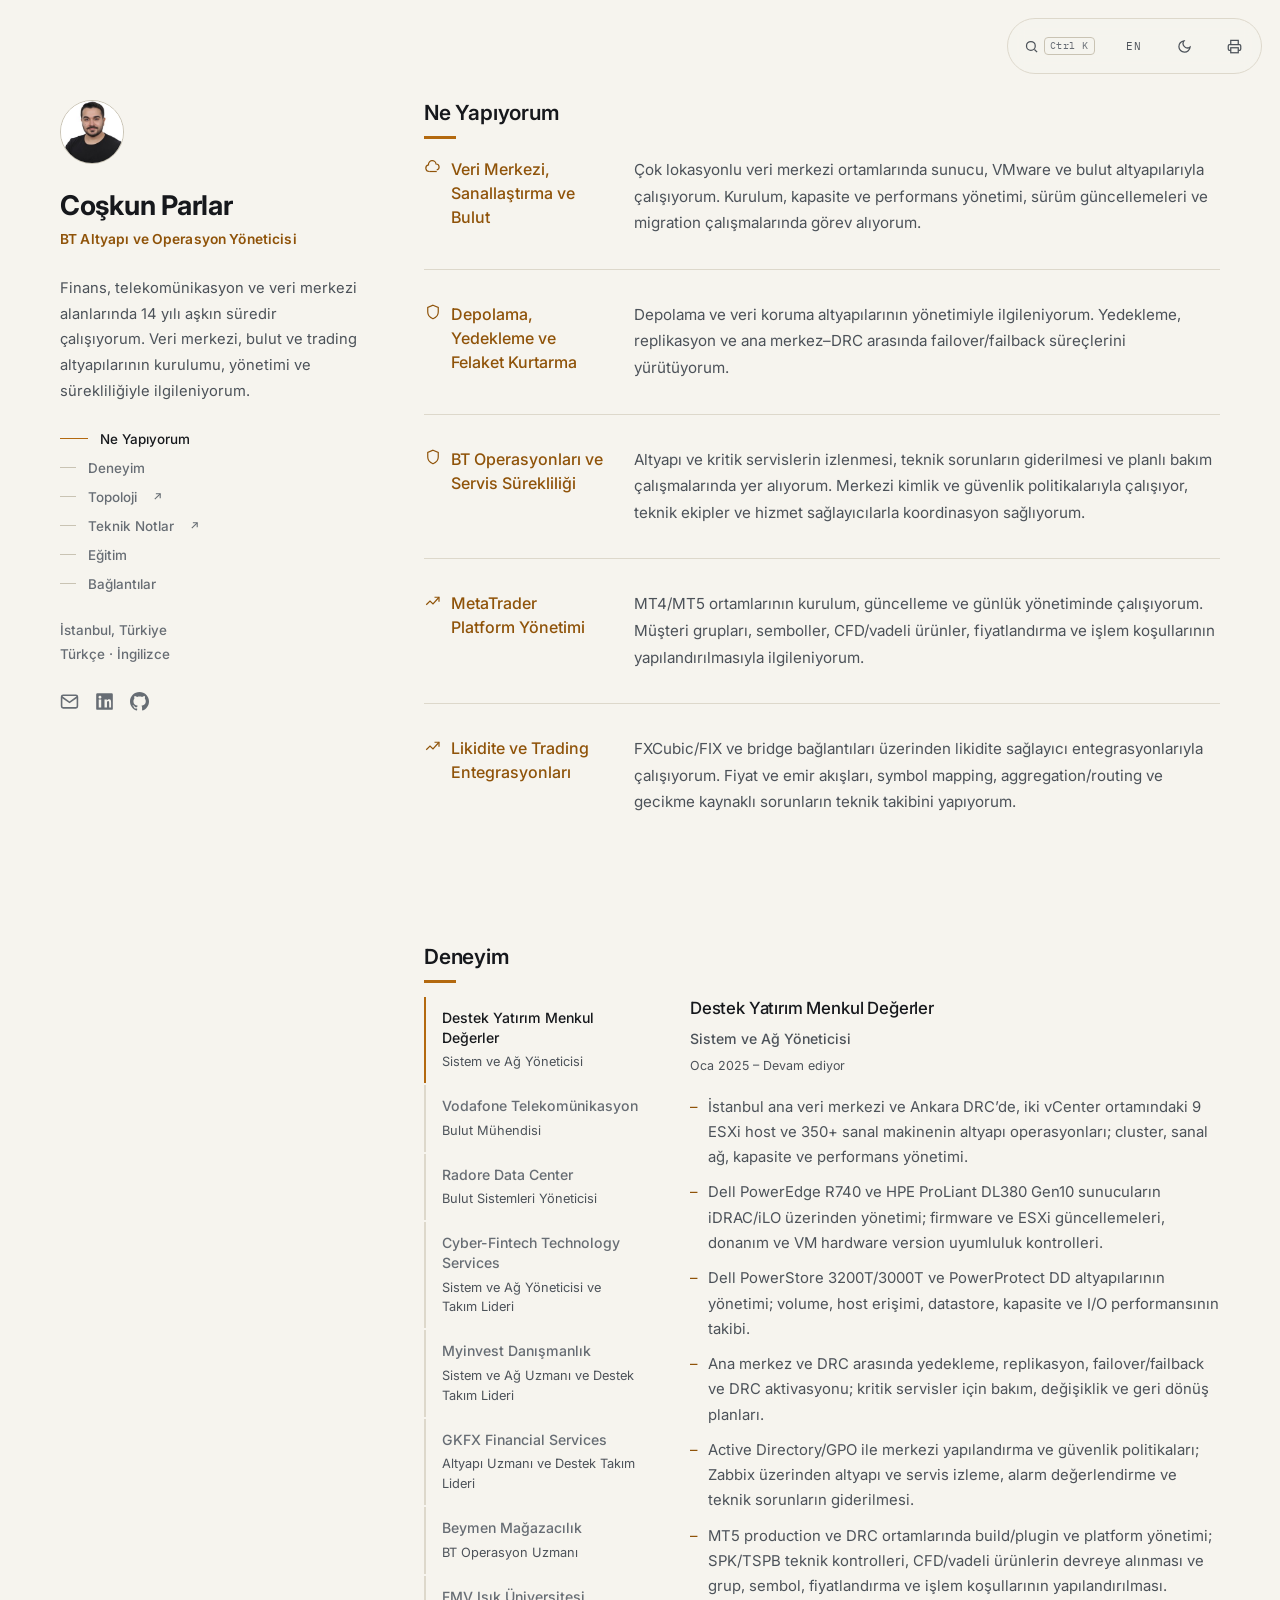
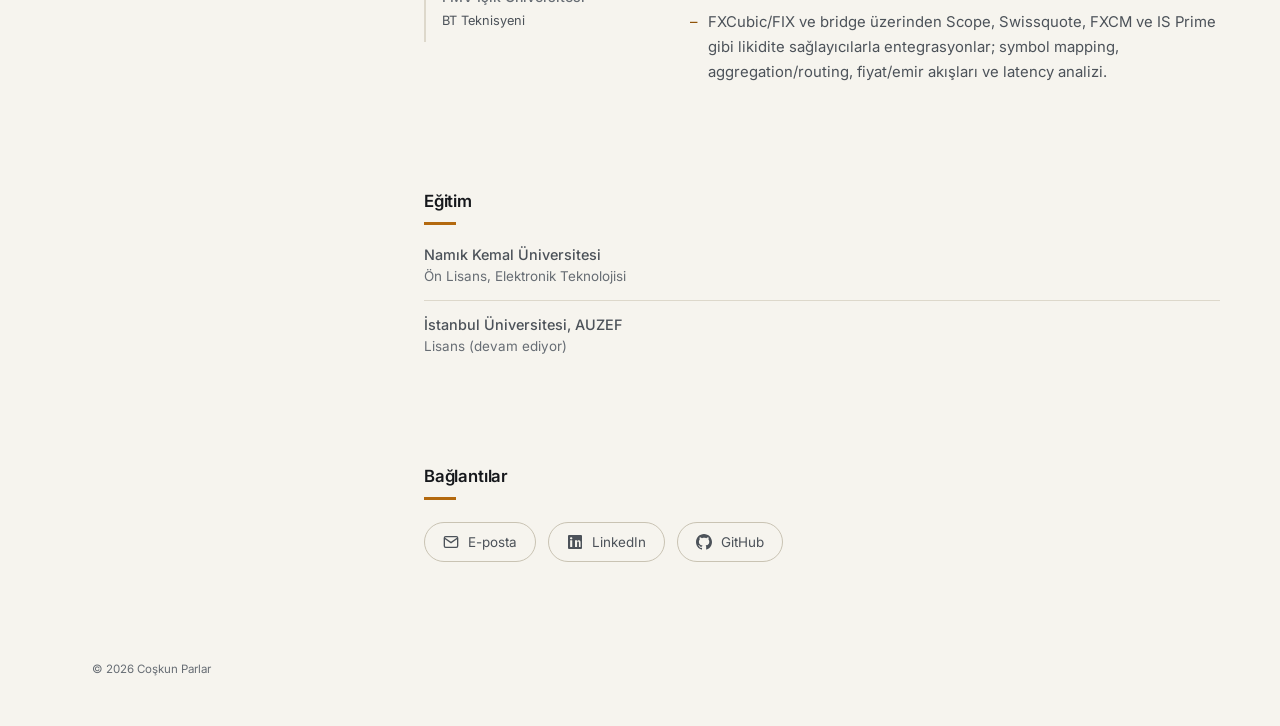
<file: index.html>
<!DOCTYPE html>

<html lang="tr">
<head>
<meta charset="utf-8"/>
<meta content="width=device-width, initial-scale=1" name="viewport"/>
<meta content="Coşkun Parlar — BT Altyapı ve Operasyon Yöneticisi. Finans, telekomünikasyon ve veri merkezi alanlarında 14+ yıl; veri merkezi, bulut ve trading altyapıları." name="description"/>
<title>Coşkun Parlar — BT Altyapı ve Operasyon Yöneticisi</title>
<link href="https://coskunparlar.github.io/" rel="canonical"/>
<link href="data:image/svg+xml,&lt;svg xmlns='http://www.w3.org/2000/svg'%20viewBox='0%200%2064%2064'&gt;&lt;rect%20width='64'%20height='64'%20rx='14'%20fill='%230a0c10'/&gt;&lt;path%20d='M15%2043%2027%2031%2037%2039%2049%2021'%20fill='none'%20stroke='%23f0a940'%20stroke-width='3.5'%20stroke-linecap='round'%20stroke-linejoin='round'/&gt;&lt;path%20d='M43%2021h6v6'%20fill='none'%20stroke='%23f0a940'%20stroke-width='3.5'%20stroke-linecap='round'%20stroke-linejoin='round'/&gt;&lt;circle%20cx='15'%20cy='43'%20r='3.4'%20fill='%23e9e6dd'/&gt;&lt;circle%20cx='27'%20cy='31'%20r='3.4'%20fill='%23e9e6dd'/&gt;&lt;circle%20cx='37'%20cy='39'%20r='3.4'%20fill='%23e9e6dd'/&gt;&lt;/svg&gt;" rel="icon" type="image/svg+xml"/>
<meta content="#0a0c10" media="(prefers-color-scheme: dark)" name="theme-color"/>
<meta content="#f6f4ee" media="(prefers-color-scheme: light)" name="theme-color"/>
<meta content="website" property="og:type"/>
<meta content="Coşkun Parlar" property="og:site_name"/>
<meta content="https://coskunparlar.github.io/" property="og:url"/>
<meta content="Coşkun Parlar — BT Altyapı ve Operasyon Yöneticisi" property="og:title"/>
<meta content="Finans, telekomünikasyon ve veri merkezi alanlarında 14+ yıl; veri merkezi, bulut ve trading altyapıları." property="og:description"/>
<meta content="https://coskunparlar.github.io/img/photo.jpg" property="og:image"/>
<meta content="tr_TR" property="og:locale"/>
<meta content="en_US" property="og:locale:alternate"/>
<meta content="summary" name="twitter:card"/>
<meta content="Coşkun Parlar — BT Altyapı ve Operasyon Yöneticisi" name="twitter:title"/>
<meta content="Finans, telekomünikasyon ve veri merkezi alanlarında 14+ yıl; veri merkezi, bulut ve trading altyapıları." name="twitter:description"/>
<meta content="https://coskunparlar.github.io/img/photo.jpg" name="twitter:image"/>
<script type="application/ld+json">
{
  "@context": "https://schema.org",
  "@type": "Person",
  "name": "Coşkun Parlar",
  "jobTitle": "IT Infrastructure & Operations Manager",
  "url": "https://coskunparlar.github.io/",
  "image": "https://coskunparlar.github.io/img/photo.jpg",
  "email": "mailto:parlarcoskun@gmail.com",
  "address": { "@type": "PostalAddress", "addressLocality": "Istanbul", "addressCountry": "TR" },
  "sameAs": [
    "https://www.linkedin.com/in/coskun-parlar-3490c/",
    "https://github.com/coskunparlar"
  ]
}
</script>
<link href="https://fonts.googleapis.com" rel="preconnect"/>
<link crossorigin="" href="https://fonts.gstatic.com" rel="preconnect"/>
<link href="https://fonts.googleapis.com/css2?family=Inter:wght@400;500;600;700;800&amp;family=IBM+Plex+Mono:wght@400;500;600&amp;display=swap" rel="stylesheet"/>
<link href="shared.css" rel="stylesheet"/>
<style>
  @view-transition {
    navigation: auto;
  }
  ::view-transition-old(root),
  ::view-transition-new(root){
    animation-duration: .32s;
    animation-timing-function: cubic-bezier(.22,.7,.2,1);
  }

  :root{
    
    
    
    
    
    
    
    

    
    
    

    --container: 1160px;
    
  }

  body.light-mode{
    
    
    
    
    
    
    
    
  }

  *,*::before,*::after{box-sizing:border-box}
  html{scroll-behavior:smooth}
  @media (prefers-reduced-motion:reduce){
    html{scroll-behavior:auto}
    *,*::before,*::after{animation-duration:.001ms !important;animation-iteration-count:1 !important;transition-duration:.001ms !important;scroll-behavior:auto !important}
  }
  html,body{margin:0;padding:0}
  body{
    background:var(--ink);color:var(--text);
    font-family:var(--font-body);
    -webkit-font-smoothing:antialiased;
    transition:background .35s var(--ease),color .35s var(--ease);
  }

  a{color:inherit;text-decoration:none}
  img{max-width:100%;display:block}
  ul{margin:0;padding:0;list-style:none}
  h1,h2,h3{font-family:var(--font-display);margin:0;letter-spacing:-.01em}
  p{margin:0}
  button{font:inherit}

  .wrap{max-width:var(--container);margin:0 auto;padding:0 32px}
  ::selection{background:var(--amber);color:var(--ink)}
  :focus-visible{outline:2px solid var(--amber);outline-offset:3px;border-radius:2px}
  .progress{position:fixed;top:0;left:0;height:2px;width:0;background:linear-gradient(90deg,var(--amber),var(--amber-dim));z-index:200;transition:width .12s linear}

  /* corner controls */
  .corner-controls{
    position:fixed;top:18px;right:18px;z-index:100;
    display:flex;gap:6px;
    background:color-mix(in srgb, var(--ink) 70%, transparent);
    backdrop-filter:blur(8px);
    border:1px solid var(--border);border-radius:999px;padding:5px;
  }
  .ctrl-btn{
    background:transparent;border:none;color:var(--text-dim);
    font-family:var(--font-mono);font-size:.7rem;letter-spacing:.05em;
    width:34px;height:34px;border-radius:999px;cursor:pointer;
    display:inline-flex;align-items:center;justify-content:center;gap:6px;
    transition:color .2s var(--ease),background .2s var(--ease);
  }
  .ctrl-btn:hover{color:var(--amber);background:var(--border)}
  .ctrl-btn svg{width:15px;height:15px}
  #lang-toggle{width:auto;padding:0 12px}
  #cmdk-toggle{width:auto;padding:0 11px;gap:5px}
  .kbd{
    font-family:var(--font-mono);font-size:.62rem;color:var(--text-mute);
    border:1px solid var(--border-2);border-radius:4px;padding:1px 5px;line-height:1.4;
  }

  /* command palette */
  .cmdk-overlay{
    position:fixed;inset:0;z-index:300;background:color-mix(in srgb, var(--ink) 55%, transparent);
    backdrop-filter:blur(3px);display:flex;align-items:flex-start;justify-content:center;
    padding-top:14vh;opacity:0;pointer-events:none;transition:opacity .18s var(--ease);
  }
  .cmdk-overlay.open{opacity:1;pointer-events:auto}
  .cmdk-panel{
    width:100%;max-width:560px;margin:0 20px;background:var(--ink);border:1px solid var(--border-2);
    border-radius:12px;box-shadow:0 24px 60px rgba(0,0,0,.5);overflow:hidden;
    transform:translateY(-10px) scale(.98);transition:transform .18s var(--ease);
  }
  .cmdk-overlay.open .cmdk-panel{transform:translateY(0) scale(1)}
  .cmdk-input-row{display:flex;align-items:center;gap:10px;padding:14px 16px;border-bottom:1px solid var(--border)}
  .cmdk-input-row svg{width:16px;height:16px;color:var(--text-mute);flex-shrink:0}
  #cmdk-input{
    flex:1;background:none;border:none;outline:none;color:var(--text);
    font-family:var(--font-body);font-size:.96rem;
  }
  #cmdk-input::placeholder{color:var(--text-mute)}
  .cmdk-list{max-height:320px;overflow-y:auto;padding:6px}
  .cmdk-item{
    display:flex;align-items:center;justify-content:space-between;gap:10px;
    padding:10px 12px;border-radius:8px;cursor:pointer;color:var(--text-dim);font-size:.9rem;
  }
  .cmdk-item.selected{background:var(--border);color:var(--text)}
  .cmdk-item-label{display:flex;align-items:center;gap:10px}
  .cmdk-item-icon{width:15px;height:15px;color:var(--text-mute);flex-shrink:0}
  .cmdk-item.selected .cmdk-item-icon{color:var(--amber)}
  .cmdk-item-tag{font-family:var(--font-mono);font-size:.68rem;color:var(--text-mute)}
  .cmdk-empty{padding:24px 16px;text-align:center;color:var(--text-mute);font-size:.86rem}

  /* layout: sidebar + content */
  .layout{display:grid;grid-template-columns:300px 1fr;gap:64px;padding:100px 0 60px;align-items:start}

  .sidebar{position:sticky;top:60px;display:flex;flex-direction:column;gap:26px}
  .sidebar-photo img{width:64px;height:64px;border-radius:50%;object-fit:cover;border:1px solid var(--border-2);filter:grayscale(.1)}
  .sidebar-name{font-size:1.7rem;font-weight:700;line-height:1.15}
  .sidebar-role{font-family:var(--font-body);font-size:.86rem;font-weight:600;color:var(--amber-dim);letter-spacing:.01em;margin-top:8px;line-height:1.5}
  .sidebar-bio{font-size:.92rem;line-height:1.75;color:var(--text-dim)}

  .sidebar-nav{display:flex;flex-direction:column;gap:13px}
  .sidebar-nav a{
    font-family:var(--font-body);font-size:.84rem;font-weight:500;letter-spacing:0;color:var(--text-mute);
    display:flex;align-items:center;gap:12px;transition:color .2s var(--ease);
  }
  .sidebar-nav a::before{content:'';width:16px;height:1px;background:var(--border-2);transition:width .2s var(--ease),background .2s var(--ease)}
  .sidebar-nav a:hover{color:var(--text)}
  .sidebar-nav a.active{color:var(--text)}
  .sidebar-nav a.active::before{width:28px;background:var(--amber)}
  .sidebar-nav a.external-link .external-icon{
    width:13px;height:13px;margin-left:2px;flex-shrink:0;color:var(--text-mute);
    transition:color .2s var(--ease),transform .2s var(--ease);
  }
  .sidebar-nav a.external-link:hover .external-icon{color:var(--amber);transform:translate(1px,-1px)}

  .sidebar-meta{font-family:var(--font-body);font-size:.84rem;font-weight:500;color:var(--text-mute);line-height:1.8}
  .sidebar-social{display:flex;gap:16px}
  .sidebar-social a{color:var(--text-mute);transition:color .2s var(--ease),transform .2s var(--ease)}
  .sidebar-social a:hover{color:var(--amber);transform:translateY(-2px)}
  .sidebar-social svg{width:19px;height:19px}

  .content{min-width:0}
  .content-section{padding-bottom:96px;scroll-margin-top:40px}
  .content-section:last-child{padding-bottom:20px}
  .section-title{
    font-size:clamp(1.4rem,2.2vw,1.7rem);font-weight:600;margin-bottom:14px;
    position:relative;padding-bottom:14px;
  }
  .section-title::after{content:'';position:absolute;left:0;bottom:0;width:32px;height:3px;background:var(--amber)}
  .section-intro{color:var(--text-dim);font-size:1rem;line-height:1.7;max-width:62ch;margin:20px 0 4px}

  .animated-section{opacity:1;transform:none;transition:opacity .7s var(--ease),transform .7s var(--ease)}
  .animated-section.hidden{opacity:0;transform:translateY(16px)}

  /* domain rows (What I Do) */
  .domain-row{display:grid;grid-template-columns:180px 1fr;gap:30px;padding:32px 0;border-top:1px solid var(--border)}
  .domain-row:first-of-type{border-top:none;padding-top:4px}
  .domain-label-wrap{display:flex;align-items:flex-start;gap:9px}
  .domain-icon{flex-shrink:0;width:18px;height:18px;color:var(--amber-dim);margin-top:1px}
  .domain-icon svg{width:18px;height:18px;display:block}
  .domain-label{font-family:var(--font-mono);font-size:.73rem;letter-spacing:.06em;text-transform:uppercase;color:var(--amber-dim);line-height:1.5}
  .domain-text{color:var(--text-dim);font-size:1rem;line-height:1.8}

  .card-grid{display:grid;grid-template-columns:repeat(2,minmax(0,1fr));gap:18px;margin-top:26px}
  .profile-card{border:1px solid var(--border);border-radius:12px;padding:22px;background:color-mix(in srgb, var(--border) 14%, transparent)}
  .card-kicker{font-family:var(--font-mono);font-size:.68rem;letter-spacing:.08em;text-transform:uppercase;color:var(--amber-dim);margin-bottom:10px}
  .card-title{font-family:var(--font-display);font-size:1.05rem;font-weight:600;color:var(--text);margin-bottom:10px;line-height:1.35}
  .card-text{color:var(--text-dim);font-size:.94rem;line-height:1.7}


  /* experience: tabs + panel */
  .exp-layout{display:grid;grid-template-columns:230px 1fr;gap:36px}
  .exp-tabs{display:flex;flex-direction:column;gap:2px}
  .exp-tab{
    text-align:left;background:none;border:none;border-left:2px solid var(--border);
    padding:11px 16px;cursor:pointer;font-family:var(--font-mono);color:var(--text-mute);
    transition:color .18s var(--ease),border-color .18s var(--ease);
  }
  .exp-tab-company{display:block;font-size:.82rem;line-height:1.4}
  .exp-tab-role{display:block;font-size:.78rem;margin-top:5px;line-height:1.55;color:var(--text-dim)}
  .exp-tab:hover{color:var(--text)}
  .exp-tab.active{border-left-color:var(--amber);color:var(--text)}

  .exp-panel-title{font-size:1rem;font-weight:500;color:var(--text-dim);line-height:1.5;margin-bottom:8px}
  #exp-panel{transition:opacity .15s var(--ease)}
  .exp-panel-company{font-family:var(--font);font-size:1.3rem;font-weight:600;color:var(--text);line-height:1.35;margin:0 0 8px}
  .exp-panel-dates{font-family:var(--font-mono);font-size:.82rem;color:var(--text-dim);margin-bottom:22px}
  .exp-panel-duties li{position:relative;padding-left:18px;margin-bottom:10px;color:var(--text-dim);font-size:.95rem;line-height:1.65}
  .exp-panel-duties li::before{content:'–';position:absolute;left:0;color:var(--amber-dim)}

  /* education */
  .edu-row{padding:12px 0;border-top:1px solid var(--border);line-height:1.6}
  .edu-row:first-child{border-top:none;padding-top:0}
  .edu-row strong{display:block;font-family:var(--font);font-size:.9rem;font-weight:500;color:var(--text-dim)}
  .edu-row span{display:block;font-size:.84rem;color:var(--text-mute)}
  #education .section-title,#connect .section-title{font-size:1.05rem;margin-bottom:18px}

  .connect-links{display:flex;flex-wrap:wrap;gap:12px;margin-top:22px}
  .connect-links a{
    display:inline-flex;align-items:center;gap:9px;
    border:1px solid var(--border-2);border-radius:999px;padding:11px 18px;
    font-family:var(--font-mono);font-size:.84rem;color:var(--text-dim);
    transition:border-color .2s var(--ease),color .2s var(--ease),transform .2s var(--ease);
  }
  .connect-links a:hover{border-color:var(--amber);color:var(--amber);transform:translateY(-1px)}
  .connect-links svg{width:16px;height:16px}

  footer{padding:20px 0 50px}
  .footer-row{display:flex;justify-content:space-between;align-items:center;flex-wrap:wrap;gap:10px}
  .footer-line{font-family:var(--font-mono);font-size:.72rem;color:var(--text-mute)}

  .exp-scroll-hint{display:none}
  .print-experience{display:none}
  @media print{
    .corner-controls,.sidebar-nav,.sidebar-social,.progress{display:none !important}
    body.dark-mode,body.light-mode{--amber-dim:#8a5500}
    body{background:#fff !important;color:#000 !important}
    .layout{grid-template-columns:1fr;padding:20px 0}
    .sidebar{position:static}
    .exp-layout{display:none !important}
    .print-experience{display:block}
    .animated-section,.animated-section.hidden{opacity:1 !important;transform:none !important}
    .content-section{padding-bottom:24px}
    .print-role{margin-bottom:28px}
    .print-role-header{break-inside:avoid;break-after:avoid}
    @page{size:A4;margin:16mm}
    .wrap{max-width:none;padding:0}
    .layout{display:block;padding:0}
    .sidebar{margin-bottom:24px}
    .exp-scroll-hint{display:none!important}
    .exp-panel-dates{margin-bottom:12px}
    .exp-panel-duties{orphans:3;widows:3}
    .exp-panel-duties li{font-size:10pt;line-height:1.5}
    h2,h3{break-after:avoid}
    p{orphans:3;widows:3}
    .card{break-inside:avoid}
    .print-role .exp-panel-duties li{break-inside:avoid}
  }

  @media screen and (max-width:980px){
    .layout{grid-template-columns:1fr;gap:40px;padding:88px 0 40px}
    .sidebar{position:static;top:auto}
    .sidebar-nav{display:none}
    .domain-row{grid-template-columns:1fr;gap:10px}
    .exp-layout{grid-template-columns:1fr;gap:20px}
    .exp-tabs{flex-direction:row;overflow-x:auto;gap:8px;padding-bottom:4px;-webkit-overflow-scrolling:touch}
    .exp-scroll-hint{display:block;font-size:.8rem;color:var(--text-dim);margin:0 0 12px}
    .exp-tabs{scrollbar-width:thin;scrollbar-color:var(--border-2) transparent}
    .exp-tabs::-webkit-scrollbar{height:4px}
    .exp-tabs::-webkit-scrollbar-thumb{background:var(--border-2);border-radius:4px}
    .exp-tab{border-left:none;border-bottom:2px solid var(--border);white-space:nowrap;flex-shrink:0}
    .exp-tab.active{border-left-color:transparent;border-bottom-color:var(--amber)}
    .exp-tab-role{display:none}
  }
  @media screen and (max-width:640px){
    .wrap{padding:0 20px}
    .content-section{padding-bottom:64px}
    .card-grid{grid-template-columns:1fr}
  }

/* Typography adopted from the preview; existing layout is retained. */
@media screen{
.section-title{font-size:1.3rem}
.domain-label{font-family:var(--font-body);font-size:1rem;font-weight:500;letter-spacing:0;text-transform:none}
.domain-text{font-size:.95rem;line-height:1.75}
.exp-tab{font-family:var(--font-body);letter-spacing:0}
.exp-tab-company{font-size:.88rem;font-weight:500;line-height:1.4}
.exp-tab-role{font-size:.8rem;line-height:1.55}
.exp-panel-company{font-size:1.05rem;font-weight:500;line-height:1.4}
.exp-panel-title{font-size:.88rem;line-height:1.5}
.exp-panel-dates{font-family:var(--font-body);font-size:.78rem;letter-spacing:0}
.exp-panel-duties li{font-size:.93rem;line-height:1.7}
.connect-links a,.footer-line,.card-kicker{font-family:var(--font-body);letter-spacing:0}
}
</style>
<noscript><style>.exp-layout,.corner-controls{display:none}.print-experience{display:block}</style></noscript></head>
<body>
<script>
/* Tema, ilk boyamadan önce uygulanır (açılış flaşını önler; kayıt yoksa sistem tercihi kullanılır). */
(function(){
  var t = null;
  try { t = localStorage.getItem('theme'); } catch (e) {}
  if (t !== 'light-mode' && t !== 'dark-mode') {
    t = (window.matchMedia && window.matchMedia('(prefers-color-scheme: light)').matches) ? 'light-mode' : 'dark-mode';
  }
  document.body.className = t;
})();
</script>
<div aria-hidden="true" class="progress" id="progress"></div>
<div class="corner-controls">
<button class="ctrl-btn" id="cmdk-toggle" title="Hızlı gezinme">
<svg aria-hidden="true" fill="none" focusable="false" stroke="currentColor" stroke-width="2" viewbox="0 0 24 24"><circle cx="11" cy="11" r="7"></circle><path d="m21 21-4.3-4.3"></path></svg>
<span class="kbd" id="cmdk-kbd">⌘K</span>
</button>
<button class="ctrl-btn" id="lang-toggle" title="Dili değiştir / Switch language"><span id="lang-text">EN</span></button>
<button class="ctrl-btn" id="theme-toggle" title="Tema değiştir">
<svg aria-hidden="true" fill="none" focusable="false" id="icon-sun" stroke="currentColor" stroke-width="2" viewbox="0 0 24 24"><circle cx="12" cy="12" r="4"></circle><path d="M12 2v2M12 20v2M4.9 4.9l1.4 1.4M17.7 17.7l1.4 1.4M2 12h2M20 12h2M4.9 19.1l1.4-1.4M17.7 6.3l1.4-1.4"></path></svg>
<svg aria-hidden="true" fill="none" focusable="false" id="icon-moon" stroke="currentColor" stroke-width="2" style="display:none" viewbox="0 0 24 24"><path d="M21 12.79A9 9 0 1 1 11.21 3 7 7 0 0 0 21 12.79z"></path></svg>
</button>
<button class="ctrl-btn" id="printBtn" title="Yazdır">
<svg aria-hidden="true" fill="none" focusable="false" stroke="currentColor" stroke-width="2" viewbox="0 0 24 24"><path d="M6 9V2h12v7M6 18H4a2 2 0 0 1-2-2v-5a2 2 0 0 1 2-2h16a2 2 0 0 1 2 2v5a2 2 0 0 1-2 2h-2"></path><rect height="8" width="12" x="6" y="14"></rect></svg>
</button>
</div>
<div aria-hidden="true" class="cmdk-overlay" id="cmdk-overlay" inert="">
<div aria-label="Komut paleti" aria-modal="true" class="cmdk-panel" id="cmdk-panel" role="dialog">
<div class="cmdk-input-row">
<svg aria-hidden="true" fill="none" focusable="false" stroke="currentColor" stroke-width="2" viewbox="0 0 24 24"><circle cx="11" cy="11" r="7"></circle><path d="m21 21-4.3-4.3"></path></svg>
<input aria-controls="cmdk-list" autocomplete="off" id="cmdk-input" placeholder="Bir komut yaz veya ara…" spellcheck="false" type="text"/>
<span class="kbd">esc</span>
</div>
<div class="cmdk-list" id="cmdk-list" role="listbox"></div>
</div>
</div>
<div class="wrap layout">
<aside class="sidebar">
<div class="sidebar-photo">
<img alt="Coşkun Parlar" decoding="async" height="64" src="img/photo-small.jpg" width="64"/>
</div>
<div>
<h1 class="sidebar-name" id="sidebar-name">Coşkun Parlar</h1>
<div class="sidebar-role" id="sidebar-role">BT Altyapı ve Operasyon Yöneticisi</div>
</div>
<p class="sidebar-bio" id="sidebar-bio">Finans, telekomünikasyon ve veri merkezi alanlarında 14 yılı aşkın süredir çalışıyorum. Veri merkezi, bulut ve trading altyapılarının kurulumu, yönetimi ve sürekliliğiyle ilgileniyorum.</p>
<nav class="sidebar-nav" id="sidebar-nav">
<a data-target="what-i-do" href="#what-i-do"><span id="nav-1">Ne Yapıyorum</span></a>
<a data-target="experience" href="#experience"><span id="nav-2">Deneyim</span></a>
<a class="external-link" href="topology.html"><span id="nav-3">Topoloji</span><svg aria-hidden="true" class="external-icon" fill="none" focusable="false" stroke="currentColor" stroke-width="2" viewbox="0 0 24 24"><path d="M7 17L17 7"></path><path d="M9 7h8v8"></path></svg></a>
<a class="external-link" href="notes.html"><span id="nav-4">Teknik Notlar</span><svg aria-hidden="true" class="external-icon" fill="none" focusable="false" stroke="currentColor" stroke-width="2" viewbox="0 0 24 24"><path d="M7 17L17 7"></path><path d="M9 7h8v8"></path></svg></a>
<a data-target="education" href="#education"><span id="nav-5">Eğitim</span></a>
<a data-target="connect" href="#connect"><span id="nav-6">Bağlantılar</span></a>
</nav>
<div class="sidebar-meta" id="sidebar-meta"><div>İstanbul, Türkiye</div><div>Türkçe · İngilizce</div></div>
<div class="sidebar-social" id="sidebar-social"><a aria-label="E-posta" href="mailto:parlarcoskun@gmail.com">E-posta</a><a aria-label="LinkedIn" href="https://www.linkedin.com/in/coskun-parlar-3490c/">LinkedIn</a><a aria-label="GitHub" href="https://github.com/coskunparlar">GitHub</a></div>
</aside>
<main class="content">
<section class="content-section animated-section" id="what-i-do">
<h2 class="section-title" id="wid-title">Ne Yapıyorum</h2>
<div id="domain-rows"><div class="domain-row"><div class="domain-label-wrap"><div class="domain-label">Veri Merkezi, Sanallaştırma ve Bulut</div></div><div class="domain-text">Çok lokasyonlu veri merkezi ortamlarında sunucu, VMware ve bulut altyapılarıyla çalışıyorum. Kurulum, kapasite ve performans yönetimi, sürüm güncellemeleri ve migration çalışmalarında görev alıyorum.</div></div><div class="domain-row"><div class="domain-label-wrap"><div class="domain-label">Depolama, Yedekleme ve Felaket Kurtarma</div></div><div class="domain-text">Depolama ve veri koruma altyapılarının yönetimiyle ilgileniyorum. Yedekleme, replikasyon ve ana merkez–DRC arasında failover/failback süreçlerini yürütüyorum.</div></div><div class="domain-row"><div class="domain-label-wrap"><div class="domain-label">BT Operasyonları ve Servis Sürekliliği</div></div><div class="domain-text">Altyapı ve kritik servislerin izlenmesi, teknik sorunların giderilmesi ve planlı bakım çalışmalarında yer alıyorum. Merkezi kimlik ve güvenlik politikalarıyla çalışıyor, teknik ekipler ve hizmet sağlayıcılarla koordinasyon sağlıyorum.</div></div><div class="domain-row"><div class="domain-label-wrap"><div class="domain-label">MetaTrader Platform Yönetimi</div></div><div class="domain-text">MT4/MT5 ortamlarının kurulum, güncelleme ve günlük yönetiminde çalışıyorum. Müşteri grupları, semboller, CFD/vadeli ürünler, fiyatlandırma ve işlem koşullarının yapılandırılmasıyla ilgileniyorum.</div></div><div class="domain-row"><div class="domain-label-wrap"><div class="domain-label">Likidite ve Trading Entegrasyonları</div></div><div class="domain-text">FXCubic/FIX ve bridge bağlantıları üzerinden likidite sağlayıcı entegrasyonlarıyla çalışıyorum. Fiyat ve emir akışları, symbol mapping, aggregation/routing ve gecikme kaynaklı sorunların teknik takibini yapıyorum.</div></div></div>
</section>
<section class="content-section animated-section" id="experience">
<h2 class="section-title" id="experience-title">Deneyim</h2>
<p class="exp-scroll-hint" id="exp-scroll-hint"></p>
<div class="exp-layout">
<div class="exp-tabs" id="exp-tabs" role="tablist"></div>
<div id="exp-panel" role="tabpanel"><div class="print-role"><div class="print-role-header"><h3 class="exp-panel-company">Destek Yatırım Menkul Değerler</h3><div class="exp-panel-title">Sistem ve Ağ Yöneticisi</div><div class="exp-panel-dates">Oca 2025 – Devam ediyor</div></div><ul class="exp-panel-duties"><li>İstanbul ana veri merkezi ve Ankara DRC’de, iki vCenter ortamındaki 9 ESXi host ve 350+ sanal makinenin altyapı operasyonları; cluster, sanal ağ, kapasite ve performans yönetimi.</li><li>Dell PowerEdge R740 ve HPE ProLiant DL380 Gen10 sunucuların iDRAC/iLO üzerinden yönetimi; firmware ve ESXi güncellemeleri, donanım ve VM hardware version uyumluluk kontrolleri.</li><li>Dell PowerStore 3200T/3000T ve PowerProtect DD altyapılarının yönetimi; volume, host erişimi, datastore, kapasite ve I/O performansının takibi.</li><li>Ana merkez ve DRC arasında yedekleme, replikasyon, failover/failback ve DRC aktivasyonu; kritik servisler için bakım, değişiklik ve geri dönüş planları.</li><li>Active Directory/GPO ile merkezi yapılandırma ve güvenlik politikaları; Zabbix üzerinden altyapı ve servis izleme, alarm değerlendirme ve teknik sorunların giderilmesi.</li><li>MT5 production ve DRC ortamlarında build/plugin ve platform yönetimi; SPK/TSPB teknik kontrolleri, CFD/vadeli ürünlerin devreye alınması ve grup, sembol, fiyatlandırma ve işlem koşullarının yapılandırılması.</li><li>FXCubic/FIX ve bridge üzerinden Scope, Swissquote, FXCM ve IS Prime gibi likidite sağlayıcılarla entegrasyonlar; symbol mapping, aggregation/routing, fiyat/emir akışları ve latency analizi.</li></ul></div></div>
</div>
<div class="print-experience" id="print-experience"><article class="print-role"><div class="print-role-header"><h3 class="exp-panel-company">Destek Yatırım Menkul Değerler</h3><div class="exp-panel-title">Sistem ve Ağ Yöneticisi</div><div class="exp-panel-dates">Oca 2025 – Devam ediyor</div></div><ul class="exp-panel-duties"><li>İstanbul ana veri merkezi ve Ankara DRC’de, iki vCenter ortamındaki 9 ESXi host ve 350+ sanal makinenin altyapı operasyonları; cluster, sanal ağ, kapasite ve performans yönetimi.</li><li>Dell PowerEdge R740 ve HPE ProLiant DL380 Gen10 sunucuların iDRAC/iLO üzerinden yönetimi; firmware ve ESXi güncellemeleri, donanım ve VM hardware version uyumluluk kontrolleri.</li><li>Dell PowerStore 3200T/3000T ve PowerProtect DD altyapılarının yönetimi; volume, host erişimi, datastore, kapasite ve I/O performansının takibi.</li><li>Ana merkez ve DRC arasında yedekleme, replikasyon, failover/failback ve DRC aktivasyonu; kritik servisler için bakım, değişiklik ve geri dönüş planları.</li><li>Active Directory/GPO ile merkezi yapılandırma ve güvenlik politikaları; Zabbix üzerinden altyapı ve servis izleme, alarm değerlendirme ve teknik sorunların giderilmesi.</li><li>MT5 production ve DRC ortamlarında build/plugin ve platform yönetimi; SPK/TSPB teknik kontrolleri, CFD/vadeli ürünlerin devreye alınması ve grup, sembol, fiyatlandırma ve işlem koşullarının yapılandırılması.</li><li>FXCubic/FIX ve bridge üzerinden Scope, Swissquote, FXCM ve IS Prime gibi likidite sağlayıcılarla entegrasyonlar; symbol mapping, aggregation/routing, fiyat/emir akışları ve latency analizi.</li></ul></article><article class="print-role"><div class="print-role-header"><h3 class="exp-panel-company">Vodafone Telekomünikasyon</h3><div class="exp-panel-title">Bulut Mühendisi</div><div class="exp-panel-dates">Mar 2023 – Oca 2025</div></div><ul class="exp-panel-duties"><li>VMware vSphere, vCenter, ESXi, NSX ve vROps üzerinde sanallaştırma operasyonları; host/cluster, datastore, HA/DRS ve kaynak kapasitesinin yönetimi.</li><li>Sanallaştırma altyapısındaki performans, kapasite ve erişilebilirlik sorunlarının analizi; host, cluster ve sanal makine kaynaklarına yönelik iyileştirme çalışmalarının yürütülmesi.</li><li>On-premises ve bulut migration çalışmalarında kaynak/servis bağımlılık analizi ve network mapping; cutover ve geri dönüş planlarının hazırlanması, geçişin yürütülmesi ve servis doğrulaması.</li><li>Veeam Backup &amp; Replication ve Zerto ile veri koruma ve replikasyon operasyonları; RTO/RPO hedefleri doğrultusunda failover/failback ve felaket kurtarma testlerinin yürütülmesi.</li></ul></article><article class="print-role"><div class="print-role-header"><h3 class="exp-panel-company">Radore Data Center</h3><div class="exp-panel-title">Bulut Sistemleri Yöneticisi</div><div class="exp-panel-dates">Eyl 2022 – Şub 2023</div></div><ul class="exp-panel-duties"><li>HPE/Dell fiziksel sunucu ve blade altyapılarının kurulumu ve yönetimi; iLO/iDRAC üzerinden donanım kontrolleri, uzaktan yönetim ve teknik sorunların giderilmesi.</li><li>VMware ESXi/vCenter, Hyper-V, Proxmox ve Nutanix platformlarının kurulumu ve yönetimi; sanal sunucu yapılandırmaları, kaynak tahsisi, migration ve platform sorunlarının çözümü.</li><li>HPE 3PAR/MSA, NetApp ve QNAP/Synology depolama altyapılarının kurulumu ve yönetimi; SAN/NAS ve datastore kaynaklarında kapasite, erişim ve performans sorunlarının değerlendirilmesi.</li><li>Veeam, vRanger, Acronis ve Arcserve yedekleme ortamlarının yönetimi; IBM TS3100 yedekleme donanımı ve ilgili sunucu/depolama bileşenlerinin operasyonel takibi.</li><li>FortiGate, pfSense ve MikroTik firewall/router altyapılarının kurulumu ve yönetimi; ağ erişimi ve VPN bağlantılarının işletimi, bağlantı sorunlarının giderilmesi.</li><li>Zabbix, PRTG ve ManageEngine OpManager üzerinden merkezi monitoring; sunucu, ağ ve servis alarmlarının değerlendirilmesi ve teknik sorunların çözümü.</li><li>Hosting, domain, SSL, Plesk ve Microsoft 365 servislerinin yönetimi; müşteri sistemlerinin barındırma, erişim ve servis yapılandırmalarının yürütülmesi.</li></ul></article><article class="print-role"><div class="print-role-header"><h3 class="exp-panel-company">Cyber-Fintech Technology Services</h3><div class="exp-panel-title">Sistem ve Ağ Yöneticisi ve Takım Lideri</div><div class="exp-panel-dates">Ağu 2020 – Eyl 2022</div></div><ul class="exp-panel-duties"><li>Finans müşterilerinin sistem ve trading altyapılarında teknik mimarinin projelendirilmesi, kurulumu ve yönetimi; dedicated sunucular, RAID/Hot Spare, VMware/Hyper-V ve Windows/Linux ortamlarının devreye alınması.</li><li>Active Directory, DNS, DHCP ve Microsoft 365 servislerinin kurulumu ve yönetimi; Azure/AWS üzerinde bulut sunucu ortamlarının hazırlanması ve işletimi.</li><li>Ofis LAN/WAN altyapılarının projelendirilmesi; firewall, switch, router ve access point kurulumları, ağ erişimi ve bağlantı sorunlarının giderilmesi.</li><li>Domain/DNS kayıtları ve SSL sertifikalarının yönetimi; VoIP/IP santral sistemlerinin kurulumu ve işletimi.</li><li>Veeam yedekleme ve replikasyon projelerinin kurulumu ve yönetimi; sunucu ve servis sürekliliğine yönelik veri koruma operasyonları.</li><li>Docker üzerinde Zabbix ve ManageEngine OpManager kurulumu ile merkezi izleme; olası sorunların erken tespiti, log kayıtlarının sağlıklı tutulması ve teknik analizi.</li><li>Fiziksel sunucu, iDRAC/iLO, ESXi, Windows/Linux, firewall, yedekleme ve IP santral bileşenlerinde planlı bakım ve sürüm güncellemelerinin yürütülmesi.</li><li>MT4/MT5 platformlarının kurulumu ve işletimi; sunucu, platform ve bağlantı sorunlarının teknik analizi ve çözümü.</li><li>Teknik ekip operasyonlarının ve bakım çalışmalarının koordinasyonu; altyapı projeleri ve sorun çözme süreçlerinde müşteri ekipleri ve üçüncü taraf sağlayıcılarla teknik koordinasyon.</li></ul></article><article class="print-role"><div class="print-role-header"><h3 class="exp-panel-company">Myinvest Danışmanlık</h3><div class="exp-panel-title">Sistem ve Ağ Uzmanı ve Destek Takım Lideri</div><div class="exp-panel-dates">Haz 2018 – Ağu 2020</div></div><ul class="exp-panel-duties"><li>HPE ProLiant DL380 Gen10 üzerinde Windows Server Datacenter ve Hyper-V altyapısının kurulumu; fiziksel sunucuların VHDX dönüşümüyle Hyper-V ortamına taşınması ve P2V migration çalışmalarının gerçekleştirilmesi.</li><li>Domain Controller, Active Directory, DNS ve DHCP rollerinin yapılandırılması ve yönetimi; kurumsal dosya paylaşımı ve veri yedekleme ihtiyaçları için File Server altyapısının kurulumu.</li><li>Hyper-V sunucularında düzenli bakım ve güncellemeler; Veeam ile sunucu yedekleme operasyonlarının yürütülmesi.</li><li>HPE 1920S switch, IPsec Site-to-Site ve Client-to-Site VPN altyapılarının kurulumu; uzak ofislerin birbirine ve uzaktan çalışanların kurumsal ağa bağlanması, NAT yönetimi ve firewall konfigürasyonlarının düzenli yedeklenmesi.</li><li>Kaspersky Endpoint Security Cloud ile merkezi uç nokta güvenliği ortamının kurulumu, yapılandırılması ve yönetimi.</li><li>Microsoft 365/Exchange Online yönetimi; e-posta servisleri için MX/TXT kayıtlarının yapılandırılması ve domainlerin e-posta altyapısıyla entegrasyonu.</li><li>GoDaddy üzerinde domain tedariki, yenileme ve DNS yönetimi; A/NS kayıtları, WordPress, web hosting ve SSL sertifikalarının yönetimi.</li><li>FreePBX VoIP/IP santral altyapısının kurulumu ve yönetimi; Slack çalışma ortamının devreye alınması ve kurumsal iletişim servislerinin işletimi.</li><li>Destek ekibi ve teknik eskalasyonların koordinasyonu; şirket ihtiyaçlarına yönelik donanım/yazılım satın alma, lisans, tedarikçi ve BT envanter süreçlerinin yönetimi.</li></ul></article><article class="print-role"><div class="print-role-header"><h3 class="exp-panel-company">GKFX Financial Services</h3><div class="exp-panel-title">Altyapı Uzmanı ve Destek Takım Lideri</div><div class="exp-panel-dates">Haz 2016 – Şub 2018</div></div><ul class="exp-panel-duties"><li>VMware sanal sunucularının izlenmesi ve teknik sorunların giderilmesi; depolama kurulumları, kapasite kontrolleri ve donanım güncellemeleri.</li><li>Active Directory, Exchange Server ve File Server altyapılarının kurulumu, yapılandırılması ve yönetimi.</li><li>Kaspersky merkezi yönetim altyapısı ile uç nokta güvenliği operasyonları; Windows/macOS ve mobil cihaz desteği, Acronis ile standart imaj hazırlama ve toplu kurulum çalışmaları.</li><li>3CX sunucu ve telefon altyapısının yönetimi; switch, router, access point ve ofis ağ bağlantılarında teknik sorunların analizi ve ilgili ekiplerle çözüm koordinasyonu.</li><li>MT4/MT5 ve MetaTrader Manager, Microsoft 365 ve kurumsal uygulamaların kurulum/lisans işlemleri; geliştirme ve tasarım ekiplerinin donanım/yazılım ihtiyaçlarına yönelik teknik destek.</li><li>Almanya, İspanya, Çin ve İngiltere ofislerine uzaktan teknik destek; Atlassian Jira üzerinden taleplerin SLA hedeflerine göre önceliklendirilmesi, çözümü ve teknik eskalasyonların koordinasyonu.</li><li>Destek ekibi ve üst yönetim kullanıcı desteğinin koordinasyonu; donanım/yazılım tedariki, servis talepleri, BT envanter yönetimi ve teknik eskalasyonların yürütülmesi.</li></ul></article><article class="print-role"><div class="print-role-header"><h3 class="exp-panel-company">Beymen Mağazacılık</h3><div class="exp-panel-title">BT Operasyon Uzmanı</div><div class="exp-panel-dates">Şub 2015 – Haz 2016</div></div><ul class="exp-panel-duties"><li>Merkez ofiste 200+ kullanıcı ve 82 mağazaya hizmet veren BT destek operasyonları; Windows, Microsoft Office, ağ bağlantıları ve çevre donanım sorunlarının yerinde ve uzaktan çözümü.</li><li>Kurumsal prosedürlere uygun istemci kurulumları; Acronis/Ghost ile standart imaj hazırlama ve dağıtımı, cihaz yenilemelerinde veri yedekleme/aktarımı; işletim sistemi, uygulama, antivirüs ve yedekleme bileşenlerinde bakım ve güncellemeler.</li><li>Mağaza POS altyapısında NCR kasalar, Motorola el terminalleri ve Samsung tabletlerin teknik desteği; donanım arızaları ve uygulama sorunlarında tedarikçi koordinasyonu.</li><li>Help desk üzerinden kullanıcı talepleri ve arıza kayıtlarının yönetimi; donanım envanteri ve cihaz değişim süreçlerinin takibi.</li><li>BT proje ve raporlama çalışmalarına destek; servis/tedarikçi kayıtlarının çözüm tamamlanana kadar takibi ve ilgili ekiplerle koordinasyon.</li></ul></article><article class="print-role"><div class="print-role-header"><h3 class="exp-panel-company">FMV Işık Üniversitesi</h3><div class="exp-panel-title">BT Teknisyeni</div><div class="exp-panel-dates">Oca 2012 – Eyl 2014</div></div><ul class="exp-panel-duties"><li>Akademik ve idari birimlerin Windows istemci sistemleri ile Microsoft Office ve ihtiyaç duyulan uygulamalarının kurulumu ve yapılandırılması; kullanıcı ve çevre donanım sorunlarının giderilmesi.</li><li>Mac ve bilgisayar laboratuvarlarının kurulumu, işletimi ve bakımı; laboratuvar bilgisayarlarında donanım sorunlarının çözümü ve uygulama ortamlarının hazırlanması.</li><li>Temel Linux kurulumları ile yazıcı, faks ve diğer çevre donanımların devreye alınması; kampüs kullanıcılarına teknik destek ve bakım hizmetlerinin yürütülmesi.</li></ul></article></div>
</section>
<section class="content-section animated-section" id="education">
<h2 class="section-title" id="education-title">Eğitim</h2>
<div id="edu-list"><div class="edu-row"><strong>Namık Kemal Üniversitesi</strong><span>Ön Lisans, Elektronik Teknolojisi</span></div><div class="edu-row"><strong>İstanbul Üniversitesi, AUZEF</strong><span>Lisans (devam ediyor)</span></div></div>
</section>
<section class="content-section animated-section" id="connect">
<h2 class="section-title" id="connect-title">Bağlantılar</h2>
<p class="section-intro" id="connect-line"></p>
<div class="connect-links" id="connect-links"><a href="mailto:parlarcoskun@gmail.com">E-posta</a><a href="https://www.linkedin.com/in/coskun-parlar-3490c/">LinkedIn</a><a href="https://github.com/coskunparlar">GitHub</a></div>
</section>
</main>
</div>
<footer>
<div class="wrap footer-row">
<div class="footer-line" id="footer-line"></div>
</div>
</footer>
<script>
document.addEventListener('DOMContentLoaded', () => {
  const reduceMotion = window.matchMedia('(prefers-reduced-motion: reduce)').matches;
  const storage = {
    get(k){ try { return localStorage.getItem(k); } catch (e) { return null; } },
    set(k, v){ try { localStorage.setItem(k, v); } catch (e) {} }
  };
  const isMac = /mac/i.test((navigator.userAgentData && navigator.userAgentData.platform) || navigator.platform || '');
  const MOD = isMac ? '⌘' : 'Ctrl ';
  const cmdkKbd = document.getElementById('cmdk-kbd');
  if (cmdkKbd) cmdkKbd.textContent = MOD + 'K';

  const MONTHS = {
    tr:['Oca','Şub','Mar','Nis','May','Haz','Tem','Ağu','Eyl','Eki','Kas','Ara'],
    en:['Jan','Feb','Mar','Apr','May','Jun','Jul','Aug','Sep','Oct','Nov','Dec']
  };
  function fmt(ym, lang){
    if(!ym) return null;
    const [y,m] = ym.split('-').map(Number);
    return `${MONTHS[lang][m-1]} ${y}`;
  }

  const content = {
    "tr": {
        "langBtn": "EN",
        "uiTheme": "Temayı değiştir",
        "uiPrint": "Sayfayı yazdır",
        "uiPalette": "Komut paleti",
        "uiPaletteInput": "Komut ara",
        "uiPalettePlaceholder": "Bir komut yaz veya ara…",
        "uiLangSwitch": "Switch to English",
        "uiTablist": "Deneyim geçmişi",
        "sidebarName": "Coşkun Parlar",
        "sidebarRole": "BT Altyapı ve Operasyon Yöneticisi",
        "sidebarBio": "Finans, telekomünikasyon ve veri merkezi alanlarında 14 yılı aşkın süredir çalışıyorum. Veri merkezi, bulut ve trading altyapılarının kurulumu, yönetimi ve sürekliliğiyle ilgileniyorum.",
        "navLabels": [
            "Ne Yapıyorum",
            "Deneyim",
            "Eğitim",
            "Bağlantılar"
        ],
        "sidebarMeta": [
            "İstanbul, Türkiye",
            "Türkçe · İngilizce"
        ],
        "socialLinks": [
            {
                "label": "E-posta",
                "href": "mailto:parlarcoskun@gmail.com",
                "icon": "mail"
            },
            {
                "label": "LinkedIn",
                "href": "https://www.linkedin.com/in/coskun-parlar-3490c/",
                "icon": "linkedin"
            },
            {
                "label": "GitHub",
                "href": "https://github.com/coskunparlar",
                "icon": "github"
            }
        ],
        "widTitle": "Ne Yapıyorum",
        "domains": [
            {
                "icon": "cloud",
                "label": "Veri Merkezi, Sanallaştırma ve Bulut",
                "text": "Çok lokasyonlu veri merkezi ortamlarında sunucu, VMware ve bulut altyapılarıyla çalışıyorum. Kurulum, kapasite ve performans yönetimi, sürüm güncellemeleri ve migration çalışmalarında görev alıyorum."
            },
            {
                "icon": "shield",
                "label": "Depolama, Yedekleme ve Felaket Kurtarma",
                "text": "Depolama ve veri koruma altyapılarının yönetimiyle ilgileniyorum. Yedekleme, replikasyon ve ana merkez–DRC arasında failover/failback süreçlerini yürütüyorum."
            },
            {
                "icon": "shield",
                "label": "BT Operasyonları ve Servis Sürekliliği",
                "text": "Altyapı ve kritik servislerin izlenmesi, teknik sorunların giderilmesi ve planlı bakım çalışmalarında yer alıyorum. Merkezi kimlik ve güvenlik politikalarıyla çalışıyor, teknik ekipler ve hizmet sağlayıcılarla koordinasyon sağlıyorum."
            },
            {
                "icon": "trading",
                "label": "MetaTrader Platform Yönetimi",
                "text": "MT4/MT5 ortamlarının kurulum, güncelleme ve günlük yönetiminde çalışıyorum. Müşteri grupları, semboller, CFD/vadeli ürünler, fiyatlandırma ve işlem koşullarının yapılandırılmasıyla ilgileniyorum."
            },
            {
                "icon": "trading",
                "label": "Likidite ve Trading Entegrasyonları",
                "text": "FXCubic/FIX ve bridge bağlantıları üzerinden likidite sağlayıcı entegrasyonlarıyla çalışıyorum. Fiyat ve emir akışları, symbol mapping, aggregation/routing ve gecikme kaynaklı sorunların teknik takibini yapıyorum."
            }
        ],
        "experienceTitle": "Deneyim",
        "present": "Devam ediyor",
        "experienceItems": [
            {
                "company": "Destek Yatırım Menkul Değerler",
                "title": "Sistem ve Ağ Yöneticisi",
                "start": "2025-01",
                "end": null,
                "duties": [
                    "İstanbul ana veri merkezi ve Ankara DRC’de, iki vCenter ortamındaki 9 ESXi host ve 350+ sanal makinenin altyapı operasyonları; cluster, sanal ağ, kapasite ve performans yönetimi.",
                    "Dell PowerEdge R740 ve HPE ProLiant DL380 Gen10 sunucuların iDRAC/iLO üzerinden yönetimi; firmware ve ESXi güncellemeleri, donanım ve VM hardware version uyumluluk kontrolleri.",
                    "Dell PowerStore 3200T/3000T ve PowerProtect DD altyapılarının yönetimi; volume, host erişimi, datastore, kapasite ve I/O performansının takibi.",
                    "Ana merkez ve DRC arasında yedekleme, replikasyon, failover/failback ve DRC aktivasyonu; kritik servisler için bakım, değişiklik ve geri dönüş planları.",
                    "Active Directory/GPO ile merkezi yapılandırma ve güvenlik politikaları; Zabbix üzerinden altyapı ve servis izleme, alarm değerlendirme ve teknik sorunların giderilmesi.",
                    "MT5 production ve DRC ortamlarında build/plugin ve platform yönetimi; SPK/TSPB teknik kontrolleri, CFD/vadeli ürünlerin devreye alınması ve grup, sembol, fiyatlandırma ve işlem koşullarının yapılandırılması.",
                    "FXCubic/FIX ve bridge üzerinden Scope, Swissquote, FXCM ve IS Prime gibi likidite sağlayıcılarla entegrasyonlar; symbol mapping, aggregation/routing, fiyat/emir akışları ve latency analizi."
                ]
            },
            {
                "company": "Vodafone Telekomünikasyon",
                "title": "Bulut Mühendisi",
                "start": "2023-03",
                "end": "2025-01",
                "duties": [
                    "VMware vSphere, vCenter, ESXi, NSX ve vROps üzerinde sanallaştırma operasyonları; host/cluster, datastore, HA/DRS ve kaynak kapasitesinin yönetimi.",
                    "Sanallaştırma altyapısındaki performans, kapasite ve erişilebilirlik sorunlarının analizi; host, cluster ve sanal makine kaynaklarına yönelik iyileştirme çalışmalarının yürütülmesi.",
                    "On-premises ve bulut migration çalışmalarında kaynak/servis bağımlılık analizi ve network mapping; cutover ve geri dönüş planlarının hazırlanması, geçişin yürütülmesi ve servis doğrulaması.",
                    "Veeam Backup & Replication ve Zerto ile veri koruma ve replikasyon operasyonları; RTO/RPO hedefleri doğrultusunda failover/failback ve felaket kurtarma testlerinin yürütülmesi."
                ]
            },
            {
                "company": "Radore Data Center",
                "title": "Bulut Sistemleri Yöneticisi",
                "start": "2022-09",
                "end": "2023-02",
                "duties": [
                    "HPE/Dell fiziksel sunucu ve blade altyapılarının kurulumu ve yönetimi; iLO/iDRAC üzerinden donanım kontrolleri, uzaktan yönetim ve teknik sorunların giderilmesi.",
                    "VMware ESXi/vCenter, Hyper-V, Proxmox ve Nutanix platformlarının kurulumu ve yönetimi; sanal sunucu yapılandırmaları, kaynak tahsisi, migration ve platform sorunlarının çözümü.",
                    "HPE 3PAR/MSA, NetApp ve QNAP/Synology depolama altyapılarının kurulumu ve yönetimi; SAN/NAS ve datastore kaynaklarında kapasite, erişim ve performans sorunlarının değerlendirilmesi.",
                    "Veeam, vRanger, Acronis ve Arcserve yedekleme ortamlarının yönetimi; IBM TS3100 yedekleme donanımı ve ilgili sunucu/depolama bileşenlerinin operasyonel takibi.",
                    "FortiGate, pfSense ve MikroTik firewall/router altyapılarının kurulumu ve yönetimi; ağ erişimi ve VPN bağlantılarının işletimi, bağlantı sorunlarının giderilmesi.",
                    "Zabbix, PRTG ve ManageEngine OpManager üzerinden merkezi monitoring; sunucu, ağ ve servis alarmlarının değerlendirilmesi ve teknik sorunların çözümü.",
                    "Hosting, domain, SSL, Plesk ve Microsoft 365 servislerinin yönetimi; müşteri sistemlerinin barındırma, erişim ve servis yapılandırmalarının yürütülmesi."
                ]
            },
            {
                "company": "Cyber-Fintech Technology Services",
                "title": "Sistem ve Ağ Yöneticisi ve Takım Lideri",
                "start": "2020-08",
                "end": "2022-09",
                "duties": [
                    "Finans müşterilerinin sistem ve trading altyapılarında teknik mimarinin projelendirilmesi, kurulumu ve yönetimi; dedicated sunucular, RAID/Hot Spare, VMware/Hyper-V ve Windows/Linux ortamlarının devreye alınması.",
                    "Active Directory, DNS, DHCP ve Microsoft 365 servislerinin kurulumu ve yönetimi; Azure/AWS üzerinde bulut sunucu ortamlarının hazırlanması ve işletimi.",
                    "Ofis LAN/WAN altyapılarının projelendirilmesi; firewall, switch, router ve access point kurulumları, ağ erişimi ve bağlantı sorunlarının giderilmesi.",
                    "Domain/DNS kayıtları ve SSL sertifikalarının yönetimi; VoIP/IP santral sistemlerinin kurulumu ve işletimi.",
                    "Veeam yedekleme ve replikasyon projelerinin kurulumu ve yönetimi; sunucu ve servis sürekliliğine yönelik veri koruma operasyonları.",
                    "Docker üzerinde Zabbix ve ManageEngine OpManager kurulumu ile merkezi izleme; olası sorunların erken tespiti, log kayıtlarının sağlıklı tutulması ve teknik analizi.",
                    "Fiziksel sunucu, iDRAC/iLO, ESXi, Windows/Linux, firewall, yedekleme ve IP santral bileşenlerinde planlı bakım ve sürüm güncellemelerinin yürütülmesi.",
                    "MT4/MT5 platformlarının kurulumu ve işletimi; sunucu, platform ve bağlantı sorunlarının teknik analizi ve çözümü.",
                    "Teknik ekip operasyonlarının ve bakım çalışmalarının koordinasyonu; altyapı projeleri ve sorun çözme süreçlerinde müşteri ekipleri ve üçüncü taraf sağlayıcılarla teknik koordinasyon."
                ]
            },
            {
                "company": "Myinvest Danışmanlık",
                "title": "Sistem ve Ağ Uzmanı ve Destek Takım Lideri",
                "start": "2018-06",
                "end": "2020-08",
                "duties": [
                    "HPE ProLiant DL380 Gen10 üzerinde Windows Server Datacenter ve Hyper-V altyapısının kurulumu; fiziksel sunucuların VHDX dönüşümüyle Hyper-V ortamına taşınması ve P2V migration çalışmalarının gerçekleştirilmesi.",
                    "Domain Controller, Active Directory, DNS ve DHCP rollerinin yapılandırılması ve yönetimi; kurumsal dosya paylaşımı ve veri yedekleme ihtiyaçları için File Server altyapısının kurulumu.",
                    "Hyper-V sunucularında düzenli bakım ve güncellemeler; Veeam ile sunucu yedekleme operasyonlarının yürütülmesi.",
                    "HPE 1920S switch, IPsec Site-to-Site ve Client-to-Site VPN altyapılarının kurulumu; uzak ofislerin birbirine ve uzaktan çalışanların kurumsal ağa bağlanması, NAT yönetimi ve firewall konfigürasyonlarının düzenli yedeklenmesi.",
                    "Kaspersky Endpoint Security Cloud ile merkezi uç nokta güvenliği ortamının kurulumu, yapılandırılması ve yönetimi.",
                    "Microsoft 365/Exchange Online yönetimi; e-posta servisleri için MX/TXT kayıtlarının yapılandırılması ve domainlerin e-posta altyapısıyla entegrasyonu.",
                    "GoDaddy üzerinde domain tedariki, yenileme ve DNS yönetimi; A/NS kayıtları, WordPress, web hosting ve SSL sertifikalarının yönetimi.",
                    "FreePBX VoIP/IP santral altyapısının kurulumu ve yönetimi; Slack çalışma ortamının devreye alınması ve kurumsal iletişim servislerinin işletimi.",
                    "Destek ekibi ve teknik eskalasyonların koordinasyonu; şirket ihtiyaçlarına yönelik donanım/yazılım satın alma, lisans, tedarikçi ve BT envanter süreçlerinin yönetimi."
                ]
            },
            {
                "company": "GKFX Financial Services",
                "title": "Altyapı Uzmanı ve Destek Takım Lideri",
                "start": "2016-06",
                "end": "2018-02",
                "duties": [
                    "VMware sanal sunucularının izlenmesi ve teknik sorunların giderilmesi; depolama kurulumları, kapasite kontrolleri ve donanım güncellemeleri.",
                    "Active Directory, Exchange Server ve File Server altyapılarının kurulumu, yapılandırılması ve yönetimi.",
                    "Kaspersky merkezi yönetim altyapısı ile uç nokta güvenliği operasyonları; Windows/macOS ve mobil cihaz desteği, Acronis ile standart imaj hazırlama ve toplu kurulum çalışmaları.",
                    "3CX sunucu ve telefon altyapısının yönetimi; switch, router, access point ve ofis ağ bağlantılarında teknik sorunların analizi ve ilgili ekiplerle çözüm koordinasyonu.",
                    "MT4/MT5 ve MetaTrader Manager, Microsoft 365 ve kurumsal uygulamaların kurulum/lisans işlemleri; geliştirme ve tasarım ekiplerinin donanım/yazılım ihtiyaçlarına yönelik teknik destek.",
                    "Almanya, İspanya, Çin ve İngiltere ofislerine uzaktan teknik destek; Atlassian Jira üzerinden taleplerin SLA hedeflerine göre önceliklendirilmesi, çözümü ve teknik eskalasyonların koordinasyonu.",
                    "Destek ekibi ve üst yönetim kullanıcı desteğinin koordinasyonu; donanım/yazılım tedariki, servis talepleri, BT envanter yönetimi ve teknik eskalasyonların yürütülmesi."
                ]
            },
            {
                "company": "Beymen Mağazacılık",
                "title": "BT Operasyon Uzmanı",
                "start": "2015-02",
                "end": "2016-06",
                "duties": [
                    "Merkez ofiste 200+ kullanıcı ve 82 mağazaya hizmet veren BT destek operasyonları; Windows, Microsoft Office, ağ bağlantıları ve çevre donanım sorunlarının yerinde ve uzaktan çözümü.",
                    "Kurumsal prosedürlere uygun istemci kurulumları; Acronis/Ghost ile standart imaj hazırlama ve dağıtımı, cihaz yenilemelerinde veri yedekleme/aktarımı; işletim sistemi, uygulama, antivirüs ve yedekleme bileşenlerinde bakım ve güncellemeler.",
                    "Mağaza POS altyapısında NCR kasalar, Motorola el terminalleri ve Samsung tabletlerin teknik desteği; donanım arızaları ve uygulama sorunlarında tedarikçi koordinasyonu.",
                    "Help desk üzerinden kullanıcı talepleri ve arıza kayıtlarının yönetimi; donanım envanteri ve cihaz değişim süreçlerinin takibi.",
                    "BT proje ve raporlama çalışmalarına destek; servis/tedarikçi kayıtlarının çözüm tamamlanana kadar takibi ve ilgili ekiplerle koordinasyon."
                ]
            },
            {
                "company": "FMV Işık Üniversitesi",
                "title": "BT Teknisyeni",
                "start": "2012-01",
                "end": "2014-09",
                "duties": [
                    "Akademik ve idari birimlerin Windows istemci sistemleri ile Microsoft Office ve ihtiyaç duyulan uygulamalarının kurulumu ve yapılandırılması; kullanıcı ve çevre donanım sorunlarının giderilmesi.",
                    "Mac ve bilgisayar laboratuvarlarının kurulumu, işletimi ve bakımı; laboratuvar bilgisayarlarında donanım sorunlarının çözümü ve uygulama ortamlarının hazırlanması.",
                    "Temel Linux kurulumları ile yazıcı, faks ve diğer çevre donanımların devreye alınması; kampüs kullanıcılarına teknik destek ve bakım hizmetlerinin yürütülmesi."
                ]
            }
        ],
        "educationTitle": "Eğitim",
        "education": [
        {
                "school": "Namık Kemal Üniversitesi",
                "degree": "Ön Lisans, Elektronik Teknolojisi"
        },
        {
                "school": "İstanbul Üniversitesi, AUZEF",
                "degree": "Lisans (devam ediyor)"
        }
],
        "connectTitle": "Bağlantılar",
        "connectLine": "",
        "notesLinkText": "Teknik Notlar",
        "topologyLinkText": "Topoloji"
    },
    "en": {
        "langBtn": "TR",
        "uiTheme": "Toggle theme",
        "uiPrint": "Print page",
        "uiPalette": "Command palette",
        "uiPaletteInput": "Search commands",
        "uiPalettePlaceholder": "Type a command or search…",
        "uiLangSwitch": "Türkçeye geç",
        "uiTablist": "Work history",
        "sidebarName": "Coskun Parlar",
        "sidebarRole": "IT Infrastructure & Operations Manager",
        "sidebarBio": "I have worked in financial services, telecommunications and data centers for over 14 years. My work covers the deployment, administration and continuity of data center, cloud and trading infrastructure.",
        "navLabels": [
            "What I Do",
            "Experience",
            "Education",
            "Connect"
        ],
        "sidebarMeta": [
            "Istanbul, Türkiye",
            "Turkish · English"
        ],
        "socialLinks": [
            {
                "label": "Email",
                "href": "mailto:parlarcoskun@gmail.com",
                "icon": "mail"
            },
            {
                "label": "LinkedIn",
                "href": "https://www.linkedin.com/in/coskun-parlar-3490c/",
                "icon": "linkedin"
            },
            {
                "label": "GitHub",
                "href": "https://github.com/coskunparlar",
                "icon": "github"
            }
        ],
        "widTitle": "What I Do",
        "domains": [
            {
                "icon": "cloud",
                "label": "Data Centers, Virtualization and Cloud",
                "text": "I work with server, VMware and cloud infrastructure across multiple data centers. My work includes deployments, capacity and performance management, version updates and migrations."
            },
            {
                "icon": "shield",
                "label": "Storage, Backup and Disaster Recovery",
                "text": "I work on the administration of storage and data protection infrastructure. I handle backup, replication and failover/failback operations between primary and disaster recovery sites."
            },
            {
                "icon": "shield",
                "label": "IT Operations and Service Continuity",
                "text": "I take part in monitoring infrastructure and critical services, resolving technical issues and carrying out planned maintenance. I work with centralized identity and security policies and coordinate with technical teams and service providers."
            },
            {
                "icon": "trading",
                "label": "MetaTrader Platform Administration",
                "text": "I work on the deployment, updates and day-to-day administration of MT4/MT5 environments. My work includes configuring client groups, symbols, CFD/futures products, pricing and trading conditions."
            },
            {
                "icon": "trading",
                "label": "Liquidity and Trading Integrations",
                "text": "I work with liquidity provider integrations through FXCubic/FIX and bridge connections. I monitor pricing and order flows, symbol mapping and aggregation/routing, and investigate latency-related issues."
            }
        ],
        "experienceTitle": "Experience",
        "present": "Present",
        "experienceItems": [
            {
                "company": "Destek Yatırım Menkul Değerler",
                "title": "System and Network Administrator",
                "start": "2025-01",
                "end": null,
                "duties": [
                    "Infrastructure operations across the primary data center in Istanbul and DR site in Ankara: 9 ESXi hosts and 350+ virtual machines in two vCenter environments, including clusters, virtual networking, capacity and performance.",
                    "Administration of Dell PowerEdge R740 and HPE ProLiant DL380 Gen10 servers through iDRAC/iLO; firmware and ESXi updates, hardware and VM hardware version compatibility checks.",
                    "Administration of Dell PowerStore 3200T/3000T and PowerProtect DD infrastructure; volumes, host access, datastores, capacity and I/O performance monitoring.",
                    "Backup, replication, failover/failback and DR activation between primary and DR sites; maintenance, change and rollback plans for critical services.",
                    "Centralized configuration and security policies through Active Directory/GPO; infrastructure and service monitoring with Zabbix, alert assessment and technical troubleshooting.",
                    "MT5 build/plugin and platform administration in production and DR environments; SPK/TSPB technical checks, deployment of CFD/futures products, and configuration of groups, symbols, pricing and trading conditions.",
                    "Liquidity provider integrations through FXCubic/FIX and bridges, including Scope, Swissquote, FXCM and IS Prime; symbol mapping, aggregation/routing, pricing/order flows and latency analysis."
                ]
            },
            {
                "company": "Vodafone Telekomünikasyon",
                "title": "Cloud Engineer",
                "start": "2023-03",
                "end": "2025-01",
                "duties": [
                    "Administer virtualization operations across VMware vSphere, vCenter, ESXi, NSX and vROps, including hosts/clusters, datastores, HA/DRS and resource capacity.",
                    "Analyze performance, capacity and availability issues in virtualized infrastructure; implement improvements to host, cluster and virtual machine resources.",
                    "Analyze resource/service dependencies and map networks for on-premises and cloud migrations; prepare cutover and rollback plans, execute migrations and validate services.",
                    "Run data protection and replication operations with Veeam Backup & Replication and Zerto; execute failover/failback and disaster recovery tests against RTO/RPO objectives."
                ]
            },
            {
                "company": "Radore Data Center",
                "title": "Cloud Systems Administrator",
                "start": "2022-09",
                "end": "2023-02",
                "duties": [
                    "Deploy and administer HPE/Dell physical server and blade infrastructure; perform hardware checks, remote management and troubleshooting through iLO/iDRAC.",
                    "Deploy and administer VMware ESXi/vCenter, Hyper-V, Proxmox and Nutanix platforms; configure virtual servers, allocate resources, perform migrations and resolve platform issues.",
                    "Deploy and administer HPE 3PAR/MSA, NetApp and QNAP/Synology storage; assess capacity, access and performance issues across SAN/NAS and datastore resources.",
                    "Manage Veeam, vRanger, Acronis and Arcserve backup environments; oversee IBM TS3100 backup hardware and related server/storage components.",
                    "Deploy and administer FortiGate, pfSense and MikroTik firewall/router infrastructure; operate network access and VPN connectivity and resolve connection issues.",
                    "Provide centralized monitoring through Zabbix, PRTG and ManageEngine OpManager; assess server, network and service alerts and resolve technical issues.",
                    "Administer hosting, domains, SSL, Plesk and Microsoft 365 services; configure hosting, access and services for customer systems."
                ]
            },
            {
                "company": "Cyber-Fintech Technology Services",
                "title": "System and Network Administrator & Team Lead",
                "start": "2020-08",
                "end": "2022-09",
                "duties": [
                    "Design, deploy and administer systems and trading infrastructure for financial clients; commission dedicated servers, RAID/hot spare configurations, VMware/Hyper-V and Windows/Linux environments.",
                    "Deploy and administer Active Directory, DNS, DHCP and Microsoft 365 services; provision and operate cloud server environments on Azure/AWS.",
                    "Design office LAN/WAN infrastructure; deploy firewalls, switches, routers and access points and resolve network access and connectivity issues.",
                    "Administer domain/DNS records and SSL certificates; deploy and operate VoIP/IP PBX systems.",
                    "Deploy and manage Veeam backup and replication projects; run data protection operations supporting server and service continuity.",
                    "Provide centralized monitoring through Zabbix deployment on Docker and ManageEngine OpManager; identify potential issues early, maintain reliable log records and conduct technical analysis.",
                    "Perform planned maintenance and version upgrades across physical servers, iDRAC/iLO, ESXi, Windows/Linux, firewalls, backup and IP PBX components.",
                    "Deploy and operate MT4/MT5 platforms; analyze and resolve server, platform and connectivity issues.",
                    "Coordinate technical team operations and maintenance; collaborate with customer teams and third-party providers on infrastructure projects and technical issue resolution."
                ]
            },
            {
                "company": "Myinvest Danışmanlık",
                "title": "System and Network Specialist & Support Team Lead",
                "start": "2018-06",
                "end": "2020-08",
                "duties": [
                    "Deploy Windows Server Datacenter and Hyper-V on HPE ProLiant DL380 Gen10; convert physical servers to VHDX and migrate them to Hyper-V through P2V migration projects.",
                    "Configure and administer Domain Controller, Active Directory, DNS and DHCP roles; deploy File Server infrastructure for enterprise file sharing and data backup requirements.",
                    "Perform regular maintenance and updates on Hyper-V servers; run server backup operations with Veeam.",
                    "Deploy HPE 1920S switches, IPsec Site-to-Site and Client-to-Site VPN infrastructure; connect remote offices and remote employees to the corporate network, manage NAT and regularly back up firewall configurations.",
                    "Deploy, configure and administer centralized endpoint security with Kaspersky Endpoint Security Cloud.",
                    "Administer Microsoft 365/Exchange Online; configure MX/TXT records for email services and integrate domains with the email infrastructure.",
                    "Manage domain procurement, renewal and DNS through GoDaddy; administer A/NS records, WordPress, web hosting and SSL certificates.",
                    "Deploy and administer FreePBX VoIP/IP PBX infrastructure; roll out Slack and operate corporate communication services.",
                    "Coordinate the support team and technical escalations; manage hardware/software purchasing, licensing, vendors and IT inventory to meet company requirements."
                ]
            },
            {
                "company": "GKFX Financial Services",
                "title": "Infrastructure Specialist & Support Team Lead",
                "start": "2016-06",
                "end": "2018-02",
                "duties": [
                    "Monitor VMware virtual servers and troubleshoot technical issues; perform storage deployments, capacity checks and hardware updates.",
                    "Deploy, configure and administer Active Directory, Exchange Server and File Server infrastructure.",
                    "Operate endpoint security through centralized Kaspersky management; support Windows/macOS and mobile devices, prepare standard images with Acronis and carry out bulk deployments.",
                    "Administer 3CX server and telephony infrastructure; analyze issues affecting switches, routers, access points and office network connectivity, coordinating resolution with relevant teams.",
                    "Install and manage licenses for MT4/MT5, MetaTrader Manager, Microsoft 365 and enterprise applications; provide technical support for development and design teams' hardware/software requirements.",
                    "Provide remote technical support to offices in Germany, Spain, China and the UK; prioritize and resolve requests against SLA targets through Atlassian Jira and coordinate technical escalations.",
                    "Coordinate the support team and executive user support; manage hardware/software procurement, service requests, IT inventory and technical escalations."
                ]
            },
            {
                "company": "Beymen Mağazacılık",
                "title": "IT Operations Specialist",
                "start": "2015-02",
                "end": "2016-06",
                "duties": [
                    "Deliver IT support for 200+ head-office users and 82 stores; resolve Windows, Microsoft Office, network connectivity and peripheral issues on site and remotely.",
                    "Deploy endpoints in line with enterprise procedures; prepare and distribute standard images with Acronis/Ghost, back up and transfer data during device replacements, and maintain/update operating systems, applications, antivirus and backup components.",
                    "Support NCR cash registers, Motorola handheld terminals and Samsung tablets in store POS environments; coordinate with vendors on hardware faults and application issues.",
                    "Manage user requests and incident records through the help desk; track hardware inventory and device replacement processes.",
                    "Support IT projects and reporting; track service/vendor tickets through resolution and coordinate with relevant teams."
                ]
            },
            {
                "company": "FMV Işık Üniversitesi",
                "title": "IT Technician",
                "start": "2012-01",
                "end": "2014-09",
                "duties": [
                    "Install and configure Windows endpoints, Microsoft Office and required applications for academic and administrative departments; resolve user and peripheral issues.",
                    "Deploy, operate and maintain Mac and computer laboratories; resolve hardware issues on lab computers and prepare application environments.",
                    "Perform basic Linux installations and deploy printers, fax machines and other peripherals; provide technical support and maintenance to campus users."
                ]
            }
        ],
        "educationTitle": "Education",
        "education": [
        {
                "school": "Namık Kemal University",
                "degree": "Associate Degree, Electronic Technology"
        },
        {
                "school": "Istanbul University, AUZEF",
                "degree": "Bachelor’s Program (in progress)"
        }
],
        "connectTitle": "Connect",
        "connectLine": "",
        "notesLinkText": "Technical Notes",
        "topologyLinkText": "Topology"
    }
};

  const ICONS = {
    mail:'<svg viewBox="0 0 24 24" fill="none" stroke="currentColor" stroke-width="2"><rect x="2" y="4" width="20" height="16" rx="2"/><path d="m22 6-10 7L2 6"/></svg>',
    linkedin:'<svg viewBox="0 0 448 512" fill="currentColor"><path d="M416 32H32A32 32 0 0 0 0 64v384a32 32 0 0 0 32 32h384a32 32 0 0 0 32-32V64a32 32 0 0 0-32-32zM135.4 416H69V202.2h66.5V416zM102.2 177.9c-21.3 0-38.5-17.3-38.5-38.5s17.2-38.5 38.5-38.5 38.5 17.3 38.5 38.5-17.2 38.5-38.5 38.5zM416 416h-66.4V290.1c0-25-1-50.5-27.4-50.5-27.4 0-31.4 21.4-31.4 49V416h-66.4V202.2h63.7v29.2h.9c8.9-16.8 30.6-34.4 62-34.4 44.8 0 50.6 36.1 50.6 85.7V416z"/></svg>',
    github:'<svg viewBox="0 0 24 24" fill="currentColor"><path d="M12 0C5.37 0 0 5.37 0 12c0 5.3 3.44 9.8 8.21 11.39.6.11.82-.26.82-.58 0-.28-.01-1.04-.01-2.04-3.34.73-4.04-1.61-4.04-1.61-.55-1.38-1.33-1.76-1.33-1.76-1.09-.75.08-.73.08-.73 1.21.08 1.84 1.24 1.84 1.24 1.07 1.83 2.81 1.31 3.49 1 .11-.77.42-1.31.76-1.61-2.67-.3-5.47-1.33-5.47-5.93 0-1.31.47-2.38 1.24-3.22-.13-.3-.54-1.52.11-3.18 0 0 1.01-.32 3.3 1.23 1-.28 2.07-.42 3.14-.42s2.14.14 3.14.42c2.3-1.55 3.3-1.23 3.3-1.23.65 1.66.24 2.88.12 3.19.77.84 1.23 1.91 1.23 3.22 0 4.61-2.8 5.62-5.47 5.93.43.37.82 1.1.82 2.22 0 1.61-.02 2.9-.02 3.28 0 .32.22.7.83.58C20.56 21.8 24 17.3 24 12 24 5.37 18.63 0 12 0z"/></svg>',
    trading:'<svg viewBox="0 0 24 24" fill="none" stroke="currentColor" stroke-width="1.6"><path d="M3 17l5-5 4 4 8-9"/><path d="M14 7h6v6"/></svg>',
    cloud:'<svg viewBox="0 0 24 24" fill="none" stroke="currentColor" stroke-width="1.6"><path d="M7 18a4.5 4.5 0 0 1-1-8.9A5 5 0 0 1 16 8a4 4 0 0 1 1 7.9"/><path d="M7 18h10"/></svg>',
    shield:'<svg viewBox="0 0 24 24" fill="none" stroke="currentColor" stroke-width="1.6"><path d="M12 3l7 3v6c0 4.5-3 7.5-7 9-4-1.5-7-4.5-7-9V6l7-3z"/></svg>'
  };
  Object.keys(ICONS).forEach(k => {
    if (ICONS[k].indexOf('aria-hidden') === -1) ICONS[k] = ICONS[k].replace('<svg ', '<svg aria-hidden="true" focusable="false" ');
  });

  const els = {
    langText: document.getElementById('lang-text'),
    sidebarName: document.getElementById('sidebar-name'),
    sidebarRole: document.getElementById('sidebar-role'),
    sidebarBio: document.getElementById('sidebar-bio'),
    nav1: document.getElementById('nav-1'),
    nav2: document.getElementById('nav-2'),
    nav3: document.getElementById('nav-3'),
    nav4: document.getElementById('nav-4'),
    nav5: document.getElementById('nav-5'),
    nav6: document.getElementById('nav-6'),
    sidebarMeta: document.getElementById('sidebar-meta'),
    sidebarSocial: document.getElementById('sidebar-social'),
    widTitle: document.getElementById('wid-title'),
    domainRows: document.getElementById('domain-rows'),
    experienceTitle: document.getElementById('experience-title'),
    expTabs: document.getElementById('exp-tabs'),
    expPanel: document.getElementById('exp-panel'),
    educationTitle: document.getElementById('education-title'),
    eduList: document.getElementById('edu-list'),
    connectTitle: document.getElementById('connect-title'),
    connectLine: document.getElementById('connect-line'),
    connectLinks: document.getElementById('connect-links'),
    footerLine: document.getElementById('footer-line'),
  };

  let currentLang = 'tr';
  let activeExpIndex = 0;

  function renderExpPanel(lang, index){
    const d = content[lang];
    const exp = d.experienceItems[index];
    els.expPanel.setAttribute('aria-labelledby', 'exp-tab-' + index);
    const dateStr = `${fmt(exp.start, lang)} – ${exp.end ? fmt(exp.end, lang) : d.present}`;
    els.expPanel.innerHTML = '';
    const title = document.createElement('div'); title.className='exp-panel-title'; title.textContent = exp.title;
    const company = document.createElement('h3'); company.className='exp-panel-company'; company.textContent = exp.company;
    const dates = document.createElement('div'); dates.className='exp-panel-dates'; dates.textContent = dateStr;
    const ul = document.createElement('ul'); ul.className='exp-panel-duties';
    exp.duties.forEach(dt=>{ const li=document.createElement('li'); li.textContent=dt; ul.appendChild(li); });
    els.expPanel.append(company, title, dates, ul);
  }

  function renderPrintExperience(lang){
    const d = content[lang];
    const container = document.getElementById('print-experience');
    container.replaceChildren();
    d.experienceItems.forEach(exp=>{
      const article = document.createElement('article'); article.className='print-role';
      const header = document.createElement('div'); header.className='print-role-header';
      const title = document.createElement('div'); title.className='exp-panel-title'; title.textContent=exp.title;
      const company = document.createElement('h3'); company.className='exp-panel-company'; company.textContent=exp.company;
      const dates = document.createElement('div'); dates.className='exp-panel-dates';
      dates.textContent=`${fmt(exp.start,lang)} – ${exp.end ? fmt(exp.end,lang) : d.present}`;
      header.append(company,title,dates);
      const ul = document.createElement('ul'); ul.className='exp-panel-duties';
      exp.duties.forEach(duty=>{ const li=document.createElement('li'); li.textContent=duty; ul.appendChild(li); });
      article.append(header,ul); container.appendChild(article);
    });
  }

  function renderExpTabs(lang){
    const d = content[lang];
    els.expTabs.innerHTML = '';
    d.experienceItems.forEach((exp, i)=>{
      const btn = document.createElement('button');
      btn.className = 'exp-tab' + (i === activeExpIndex ? ' active' : '');
      btn.setAttribute('role','tab');
      btn.id = 'exp-tab-' + i;
      btn.setAttribute('aria-controls', 'exp-panel');
      btn.tabIndex = (i === activeExpIndex) ? 0 : -1;
      btn.setAttribute('aria-selected', i === activeExpIndex ? 'true':'false');
      const c = document.createElement('span'); c.className='exp-tab-company'; c.textContent = exp.company;
      const r = document.createElement('span'); r.className='exp-tab-role'; r.textContent = exp.title;
      btn.append(c, r);
      btn.addEventListener('click', ()=>{
        if(i === activeExpIndex) return;
        activeExpIndex = i;
        els.expTabs.querySelectorAll('.exp-tab').forEach((el,idx)=>{
          el.classList.toggle('active', idx===i);
          el.setAttribute('aria-selected', idx===i ? 'true':'false');
          el.tabIndex = idx===i ? 0 : -1;
        });
        if(reduceMotion){
          renderExpPanel(currentLang, i);
        } else {
          els.expPanel.style.opacity = '0';
          setTimeout(()=>{ renderExpPanel(currentLang, i); els.expPanel.style.opacity = '1'; }, 130);
        }
      });
      els.expTabs.appendChild(btn);
    });
    els.expTabs.onkeydown = (e)=>{
      const tabs = Array.from(els.expTabs.querySelectorAll('.exp-tab'));
      const cur = tabs.indexOf(document.activeElement);
      if(cur < 0) return;
      let next = null;
      if(e.key === 'ArrowDown' || e.key === 'ArrowRight') next = (cur + 1) % tabs.length;
      else if(e.key === 'ArrowUp' || e.key === 'ArrowLeft') next = (cur - 1 + tabs.length) % tabs.length;
      else if(e.key === 'Home') next = 0;
      else if(e.key === 'End') next = tabs.length - 1;
      if(next === null) return;
      e.preventDefault();
      tabs[next].focus();
      tabs[next].click();
    };
  }

  function makeSocialLink(label, href, iconKey){
    const a = document.createElement('a');
    a.href = href;
    a.setAttribute('aria-label', label);
    a.title = label;
    if(href.startsWith('http')){ a.target = '_blank'; a.rel = 'noopener noreferrer'; }
    a.innerHTML = ICONS[iconKey];
    return a;
  }

  function updateUI(lang){
    currentLang = lang;
    const d = content[lang];
    document.documentElement.lang = lang;
    document.title = `${d.sidebarName} — ${d.sidebarRole}`;
    const description = d.sidebarBio;
    ['meta[name="description"]', 'meta[property="og:description"]', 'meta[name="twitter:description"]'].forEach(selector => document.querySelector(selector).setAttribute('content', description));
    ['meta[property="og:title"]', 'meta[name="twitter:title"]'].forEach(selector => document.querySelector(selector).setAttribute('content', document.title));
    document.getElementById('exp-scroll-hint').textContent = lang === 'tr' ? 'Diğer şirketler için sekmeleri yana kaydırın →' : 'Scroll the tabs sideways to see other companies →';

    langToggleBtn.setAttribute('aria-label', d.uiLangSwitch); langToggleBtn.title = d.uiLangSwitch;
    themeToggleBtn.setAttribute('aria-label', d.uiTheme);     themeToggleBtn.title = d.uiTheme;
    printBtn.setAttribute('aria-label', d.uiPrint);           printBtn.title = d.uiPrint;
    const cmdkToggleEl = document.getElementById('cmdk-toggle');
    const cmdkPanelEl  = document.getElementById('cmdk-panel');
    const cmdkInputEl  = document.getElementById('cmdk-input');
    if (cmdkToggleEl) { cmdkToggleEl.setAttribute('aria-label', d.uiPalette); cmdkToggleEl.title = d.uiPalette; }
    if (cmdkPanelEl)  cmdkPanelEl.setAttribute('aria-label', d.uiPalette);
    if (cmdkInputEl)  { cmdkInputEl.setAttribute('aria-label', d.uiPaletteInput); cmdkInputEl.placeholder = d.uiPalettePlaceholder; }
    els.expTabs.setAttribute('aria-label', d.uiTablist);

    els.langText.textContent = d.langBtn;
    els.sidebarName.textContent = d.sidebarName;
    els.sidebarRole.textContent = d.sidebarRole;
    els.sidebarBio.textContent = d.sidebarBio;
    els.nav1.textContent = d.navLabels[0];
    els.nav2.textContent = d.navLabels[1];
    els.nav3.textContent = d.topologyLinkText;
    els.nav4.textContent = d.notesLinkText;
    els.nav5.textContent = d.navLabels[2];
    els.nav6.textContent = d.navLabels[3];

    els.sidebarMeta.innerHTML = '';
    d.sidebarMeta.forEach(m=>{ const p=document.createElement('div'); p.textContent=m; els.sidebarMeta.appendChild(p); });

    els.sidebarSocial.innerHTML = '';
    d.socialLinks.forEach(s=> els.sidebarSocial.appendChild(makeSocialLink(s.label, s.href, s.icon)));

    els.widTitle.textContent = d.widTitle;
    els.domainRows.innerHTML = '';
    d.domains.forEach(dm=>{
      const row = document.createElement('div'); row.className = 'domain-row';
      const labelWrap = document.createElement('div'); labelWrap.className = 'domain-label-wrap';
      const icon = document.createElement('span'); icon.className = 'domain-icon'; icon.innerHTML = ICONS[dm.icon] || '';
      const label = document.createElement('div'); label.className = 'domain-label'; label.textContent = dm.label;
      labelWrap.append(icon, label);
      const text = document.createElement('div'); text.className = 'domain-text'; text.textContent = dm.text;
      row.append(labelWrap, text);
      els.domainRows.appendChild(row);
    });


    els.experienceTitle.textContent = d.experienceTitle;
    activeExpIndex = 0;
    renderExpTabs(lang);
    renderExpPanel(lang, activeExpIndex);
    renderPrintExperience(lang);


    els.educationTitle.textContent = d.educationTitle;
    els.eduList.innerHTML = '';
    d.education.forEach(e=>{
      const row = document.createElement('div'); row.className = 'edu-row';
      const strong = document.createElement('strong'); strong.textContent = e.school;
      const span = document.createElement('span'); span.textContent = e.degree;
      row.append(strong, span);
      els.eduList.appendChild(row);
    });

    els.connectTitle.textContent = d.connectTitle;
    els.connectLine.textContent = d.connectLine;
    els.connectLine.style.display = d.connectLine ? '' : 'none';
    els.connectLinks.innerHTML = '';
    d.socialLinks.forEach(s=>{
      const a = makeSocialLink(s.label, s.href, s.icon);
      const span = document.createElement('span'); span.textContent = s.label;
      a.appendChild(span);
      els.connectLinks.appendChild(a);
    });
    els.footerLine.textContent = '© ' + new Date().getFullYear() + ' Coşkun Parlar';
  }

  const body = document.body;
  const langToggleBtn = document.getElementById('lang-toggle');
  const themeToggleBtn = document.getElementById('theme-toggle');
  const printBtn = document.getElementById('printBtn');
  const iconSun = document.getElementById('icon-sun');
  const iconMoon = document.getElementById('icon-moon');

  function toggleLanguage(){
    const next = currentLang === 'tr' ? 'en' : 'tr';
    storage.set('lang', next);
    updateUI(next);
  }
  function setTheme(theme){
    body.classList.remove('dark-mode', 'light-mode');
    body.classList.add(theme);
    const isLight = theme === 'light-mode';
    iconSun.style.display = isLight ? 'none' : 'block';
    iconMoon.style.display = isLight ? 'block' : 'none';
  }
  function toggleTheme(){
    const next = body.classList.contains('light-mode') ? 'dark-mode' : 'light-mode';
    storage.set('theme', next);
    setTheme(next);
  }
  function handlePrint(){ try{ window.focus(); }catch(e){} window.print(); }

  /* ================= COMMAND PALETTE ================= */
  const CMDK_ICONS = {
    nav:'<svg viewBox="0 0 24 24" fill="none" stroke="currentColor" stroke-width="2"><path d="M9 18l6-6-6-6"/></svg>',
    theme:'<svg viewBox="0 0 24 24" fill="none" stroke="currentColor" stroke-width="2"><circle cx="12" cy="12" r="4"/><path d="M12 2v2M12 20v2M4.9 4.9l1.4 1.4M17.7 17.7l1.4 1.4M2 12h2M20 12h2"/></svg>',
    lang:'<svg viewBox="0 0 24 24" fill="none" stroke="currentColor" stroke-width="2"><circle cx="12" cy="12" r="10"/><path d="M2 12h20M12 2a15 15 0 0 1 0 20 15 15 0 0 1 0-20z"/></svg>',
    mail:'<svg viewBox="0 0 24 24" fill="none" stroke="currentColor" stroke-width="2"><rect x="2" y="4" width="20" height="16" rx="2"/><path d="m22 6-10 7L2 6"/></svg>',
    link:'<svg viewBox="0 0 24 24" fill="none" stroke="currentColor" stroke-width="2"><path d="M10 13a5 5 0 0 0 7 0l3-3a5 5 0 0 0-7-7l-1 1"/><path d="M14 11a5 5 0 0 0-7 0l-3 3a5 5 0 0 0 7 7l1-1"/></svg>',
    doc:'<svg viewBox="0 0 24 24" fill="none" stroke="currentColor" stroke-width="2"><path d="M14 2H6a2 2 0 0 0-2 2v16a2 2 0 0 0 2 2h12a2 2 0 0 0 2-2V8z"/><path d="M14 2v6h6"/></svg>',
    print:'<svg viewBox="0 0 24 24" fill="none" stroke="currentColor" stroke-width="2"><path d="M6 9V2h12v7M6 18H4a2 2 0 0 1-2-2v-5a2 2 0 0 1 2-2h16a2 2 0 0 1 2 2v5a2 2 0 0 1-2 2h-2"/><rect x="6" y="14" width="12" height="8"/></svg>'
  };

  function initCommandPalette(){
    const overlay = document.getElementById('cmdk-overlay');
    const input = document.getElementById('cmdk-input');
    const list = document.getElementById('cmdk-list');
    const toggleBtn = document.getElementById('cmdk-toggle');
    let selected = 0;
    let filtered = [];

    function buildCommands(){
      const d = content[currentLang];
      const cmds = [];
      d.navLabels.forEach((label, i)=>{
        const targets = ['what-i-do','experience','education','connect'];
        cmds.push({ label: (currentLang==='tr' ? 'Git: ' : 'Go to: ') + label, icon:'nav', tag:'↵', action:()=>{
          document.getElementById(targets[i]).scrollIntoView({behavior: reduceMotion ? 'auto' : 'smooth'});
        }});
      });
      cmds.push({ label: currentLang==='tr' ? 'Temayı değiştir' : 'Toggle theme', icon:'theme', tag:'', action: toggleTheme });
      cmds.push({ label: currentLang==='tr' ? 'Dili değiştir (EN)' : 'Switch language (TR)', icon:'lang', tag:'', action: toggleLanguage });
      cmds.push({ label: currentLang==='tr' ? 'E-postayı kopyala' : 'Copy email address', icon:'mail', tag:'parlarcoskun@gmail.com', action:()=>{
        navigator.clipboard && navigator.clipboard.writeText('parlarcoskun@gmail.com').catch(()=>{});
      }});
      cmds.push({ label:'LinkedIn', icon:'link', tag:'↗', action:()=>{ window.open('https://www.linkedin.com/in/coskun-parlar-3490c/', '_blank', 'noopener'); }});
      cmds.push({ label:'GitHub', icon:'link', tag:'↗', action:()=>{ window.open('https://github.com/coskunparlar', '_blank', 'noopener'); }});
      cmds.push({ label: currentLang==='tr' ? 'Topoloji' : 'Topology', icon:'doc', tag:'↗', action:()=>{ window.location.href = 'topology.html'; }});
      cmds.push({ label: currentLang==='tr' ? 'Teknik Notlar' : 'Technical Notes', icon:'doc', tag:'↗', action:()=>{ window.location.href = 'notes.html'; }});
      cmds.push({ label: currentLang==='tr' ? 'PDF olarak yazdır' : 'Print as PDF', icon:'print', tag: MOD + 'P', action: handlePrint });
      return cmds;
    }

    function render(query){
      const all = buildCommands();
      filtered = query
        ? all.filter(c => c.label.toLowerCase().includes(query.toLowerCase()))
        : all;
      selected = 0;
      list.innerHTML = '';
      if(!filtered.length){
        const empty = document.createElement('div'); empty.className = 'cmdk-empty';
        empty.textContent = currentLang==='tr' ? 'Sonuç bulunamadı' : 'No results';
        list.appendChild(empty);
        return;
      }
      filtered.forEach((cmd, i)=>{
        const item = document.createElement('div');
        item.className = 'cmdk-item' + (i===selected ? ' selected' : '');
        item.id = 'cmdk-opt-' + i;
        item.setAttribute('role', 'option');
        item.setAttribute('aria-selected', i===selected ? 'true' : 'false');
        item.innerHTML = `<span class="cmdk-item-label"><span class="cmdk-item-icon">${CMDK_ICONS[cmd.icon]||''}</span>${cmd.label}</span><span class="cmdk-item-tag">${cmd.tag||''}</span>`;
        item.addEventListener('mouseenter', ()=>{ selected = i; updateSelection(); });
        item.addEventListener('click', ()=>{ cmd.action(); close(); });
        list.appendChild(item);
      });
      input.setAttribute('aria-activedescendant', filtered.length ? 'cmdk-opt-0' : '');
    }

    function updateSelection(){
      Array.from(list.children).forEach((el,i)=>{
        el.classList.toggle('selected', i===selected);
        el.setAttribute('aria-selected', i===selected ? 'true' : 'false');
      });
      input.setAttribute('aria-activedescendant', 'cmdk-opt-' + selected);
      const sel = list.children[selected];
      if(sel) sel.scrollIntoView({ block:'nearest' });
    }

    function open(){
      overlay.inert = false; overlay.setAttribute('aria-hidden','false');
      overlay.classList.add('open');
      input.value = '';
      render('');
      setTimeout(()=> input.focus(), 10);
    }
    function close(){
      overlay.inert = true; overlay.setAttribute('aria-hidden','true');
      overlay.classList.remove('open');
      toggleBtn.focus({ preventScroll: true });
    }

    toggleBtn.addEventListener('click', open);
    overlay.addEventListener('click', (e)=>{ if(e.target === overlay) close(); });
    input.addEventListener('input', ()=> render(input.value));
    input.addEventListener('keydown', (e)=>{
      if(e.key === 'Tab'){ e.preventDefault(); input.focus(); }
      else if(e.key === 'ArrowDown'){ e.preventDefault(); selected = Math.min(selected+1, filtered.length-1); updateSelection(); }
      else if(e.key === 'ArrowUp'){ e.preventDefault(); selected = Math.max(selected-1, 0); updateSelection(); }
      else if(e.key === 'Enter'){ e.preventDefault(); const cmd = filtered[selected]; if(cmd){ cmd.action(); close(); } }
      else if(e.key === 'Escape'){ close(); }
    });

    window.addEventListener('keydown', (e)=>{
      const isCmd = isMac ? e.metaKey : e.ctrlKey;
      if(isCmd && e.key.toLowerCase() === 'k'){ e.preventDefault(); overlay.classList.contains('open') ? close() : open(); }
      if(e.key === 'Escape' && overlay.classList.contains('open')) close();
    });
  }

  function initScrollSpy(){
    const navLinks = Array.from(document.querySelectorAll('.sidebar-nav a[data-target]'));
    if(!navLinks.length) return;
    const sections = navLinks.map(a => document.getElementById(a.dataset.target)).filter(Boolean);

    function setActive(id){
      navLinks.forEach(a=> a.classList.toggle('active', a.dataset.target === id));
    }

    // Clicking a nav link always activates it immediately — this must not
    // depend on scroll position or on the page being tall enough to scroll.
    let suppressSpyUntil = 0;
    navLinks.forEach(a=>{
      a.addEventListener('click', ()=>{
        setActive(a.dataset.target);
        suppressSpyUntil = Date.now() + 700; // ignore scroll-spy during the smooth-scroll animation
      });
    });

    const io = new IntersectionObserver((entries)=>{
      if(Date.now() < suppressSpyUntil) return;
      entries.forEach(entry=>{
        if(entry.isIntersecting) setActive(entry.target.id);
      });
    }, { rootMargin:'-15% 0px -55% 0px', threshold:0 });
    sections.forEach(s=> io.observe(s));

    // Fallback: near the bottom of the page, always activate the last section.
    window.addEventListener('scroll', ()=>{
      if(Date.now() < suppressSpyUntil) return;
      const scrolledToBottom = window.innerHeight + window.scrollY >= document.documentElement.scrollHeight - 4;
      if(scrolledToBottom) setActive(sections[sections.length - 1].id);
    }, { passive:true });
  }

  function init(){
    const storedLang = storage.get('lang') === 'en' ? 'en' : 'tr';
    updateUI(storedLang);

    setTheme(body.classList.contains('light-mode') ? 'light-mode' : 'dark-mode');

    langToggleBtn.addEventListener('click', toggleLanguage);
    themeToggleBtn.addEventListener('click', toggleTheme);
    printBtn.addEventListener('click', handlePrint);
    initScrollSpy();
    initCommandPalette();

    const sections = document.querySelectorAll('.animated-section');
    if(reduceMotion){
      sections.forEach(s=> s.classList.remove('hidden'));
    } else {
      const io = new IntersectionObserver((ents,obs)=>{
        ents.forEach(en=>{ if(en.isIntersecting){ en.target.classList.remove('hidden'); obs.unobserve(en.target); } });
      }, { threshold:.08 });
      sections.forEach(s=>{ s.classList.add('hidden'); io.observe(s); });
    }
  }
  init();

  (function(){ var pr=document.getElementById('progress'); if(!pr) return; function os(){ var el=document.documentElement; var mx=el.scrollHeight-el.clientHeight; var p=mx>0?Math.min(1,Math.max(0,(window.scrollY||el.scrollTop)/mx)):0; pr.style.width=(p*100).toFixed(2)+'%'; } window.addEventListener('scroll',os,{passive:true}); window.addEventListener('resize',os); os(); })();

  window.addEventListener('keydown', (e)=>{
    const isCmd = isMac ? e.metaKey : e.ctrlKey;
    if(isCmd && e.key.toLowerCase() === 'p'){ e.preventDefault(); handlePrint(); }
  });
});
</script>
</body>
</html>
</file>
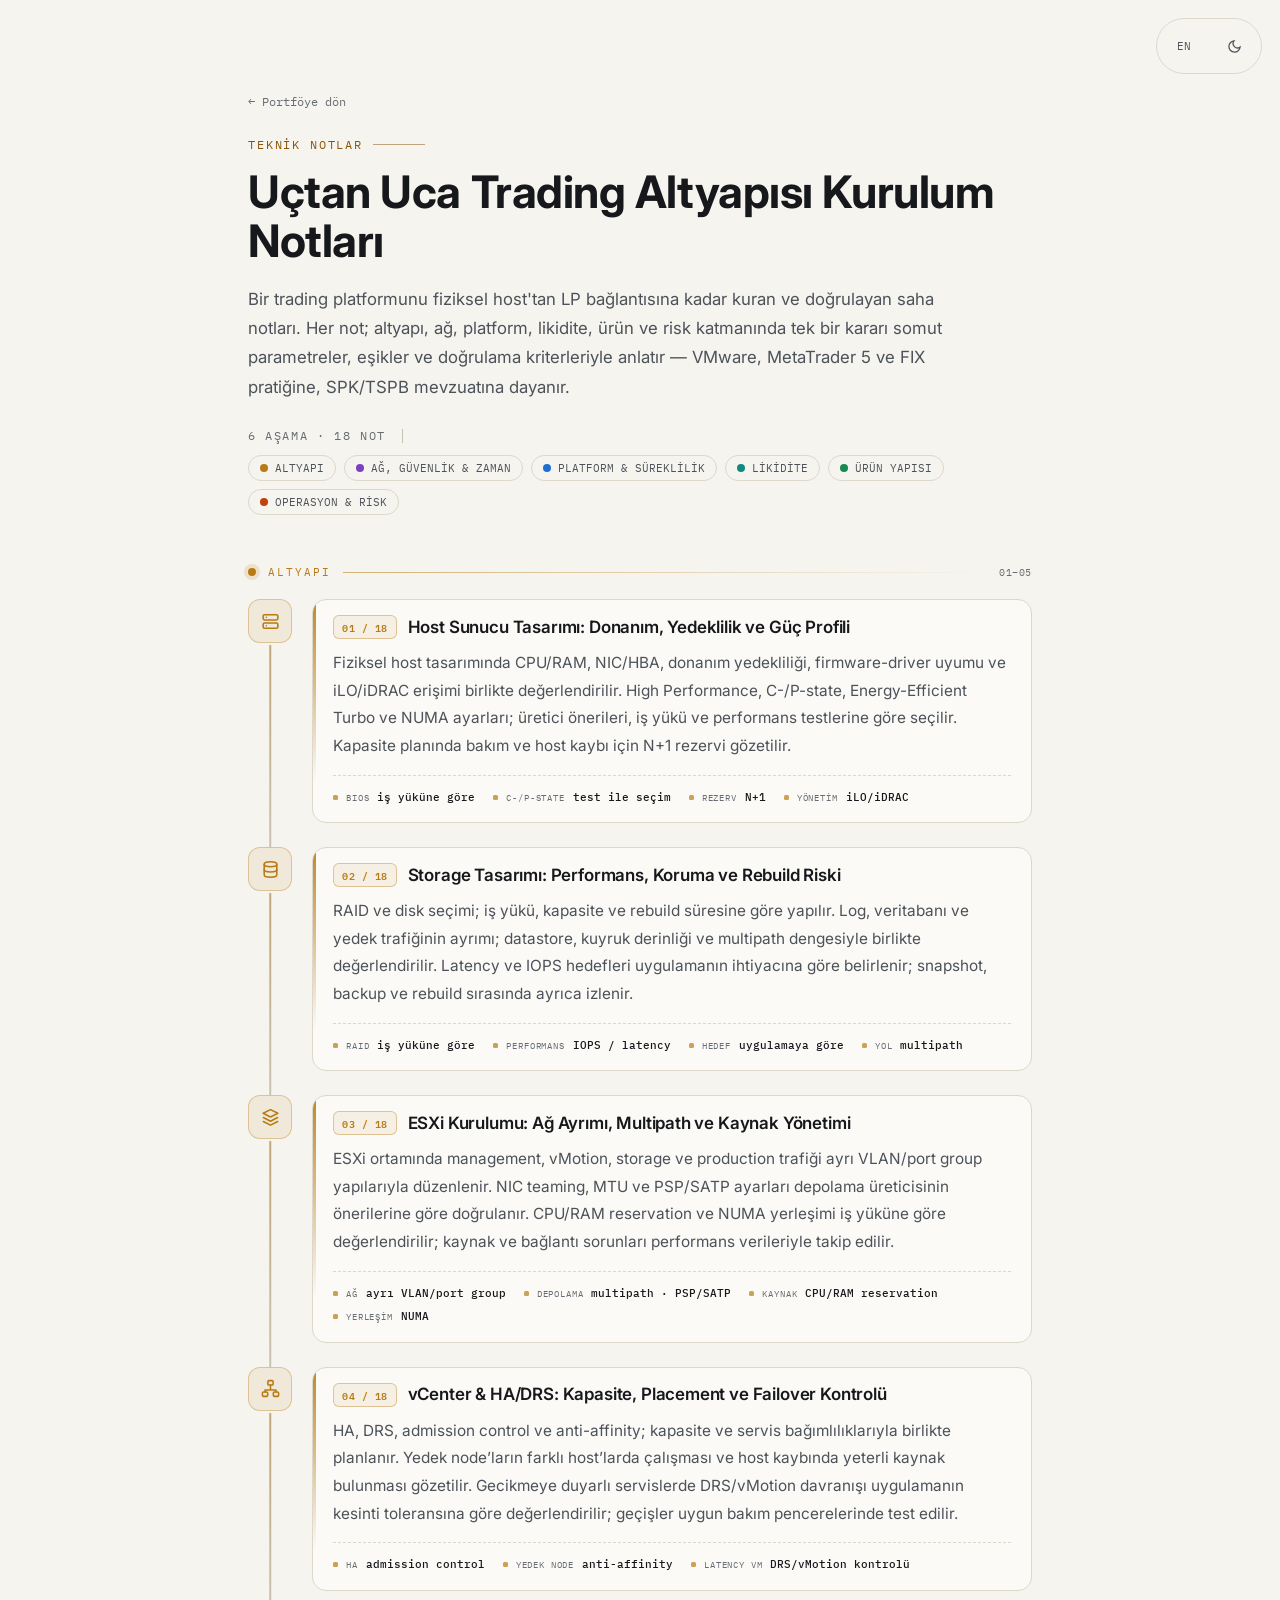
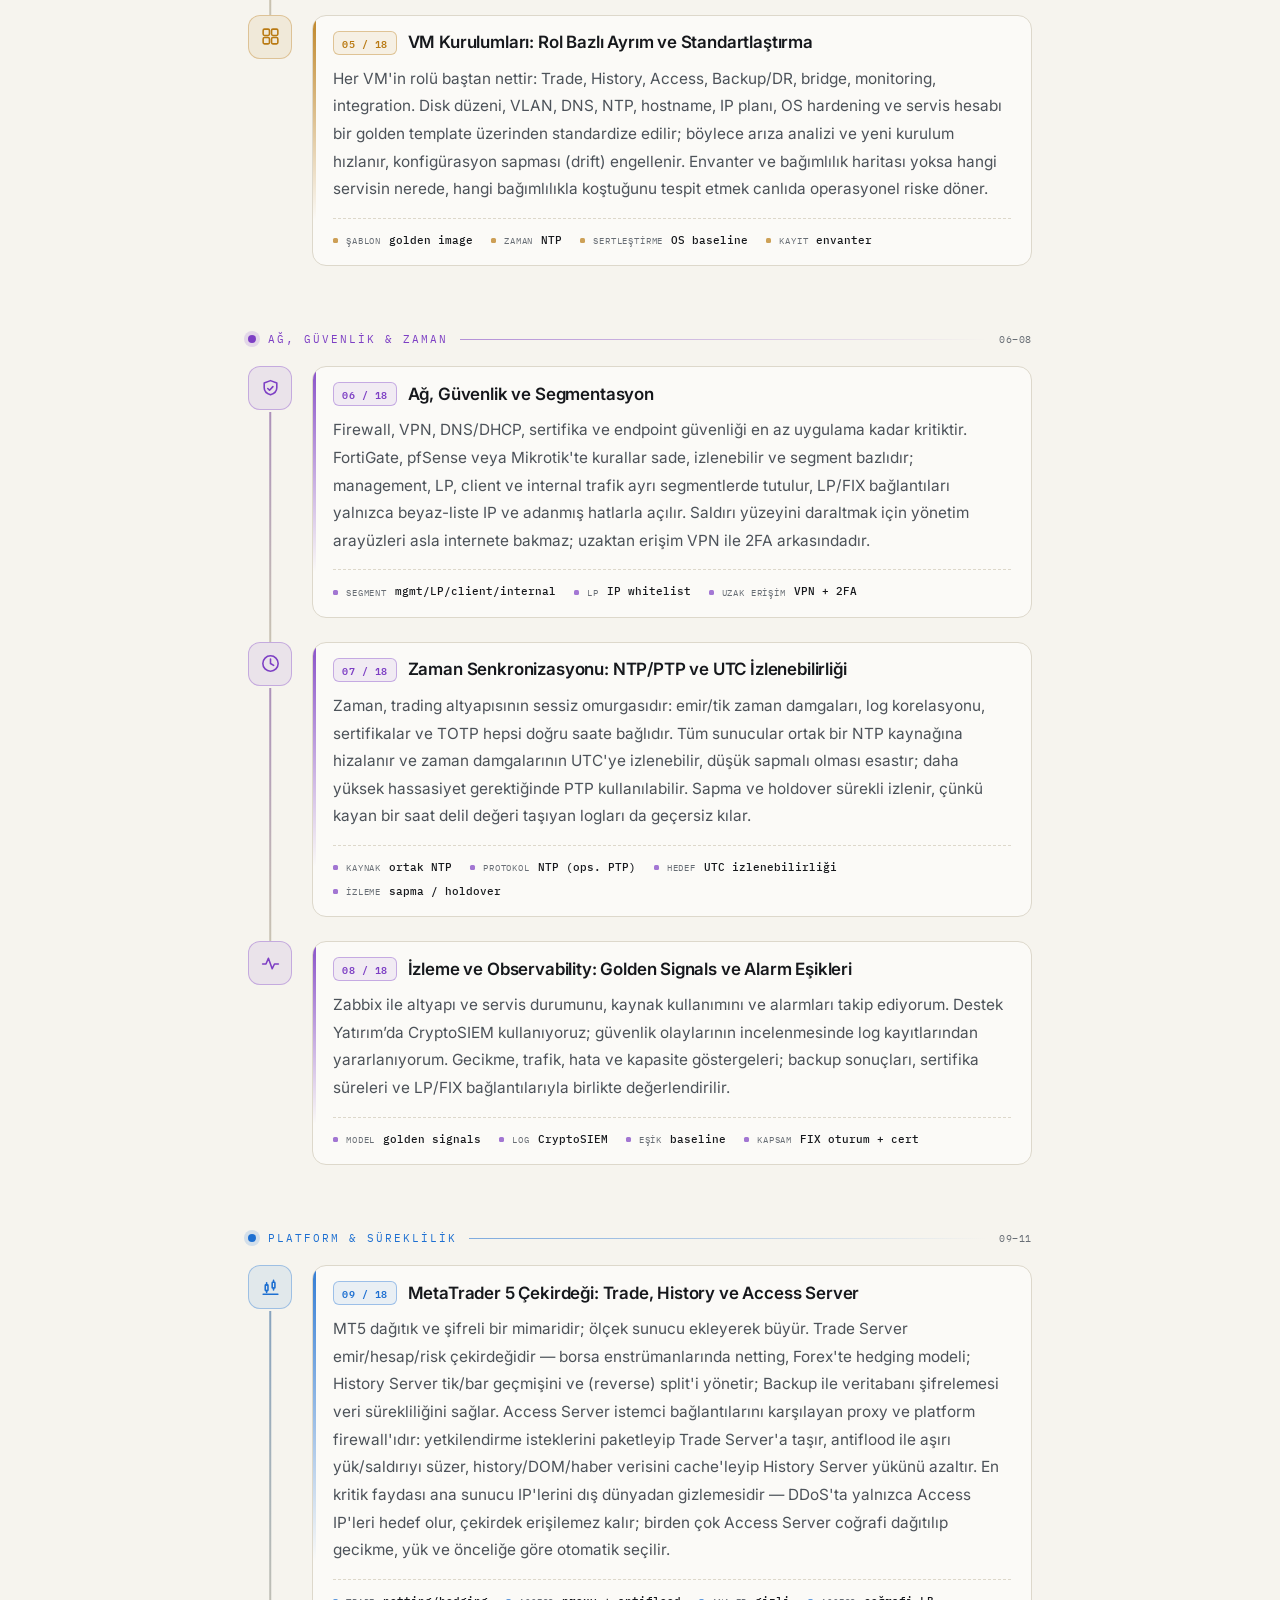
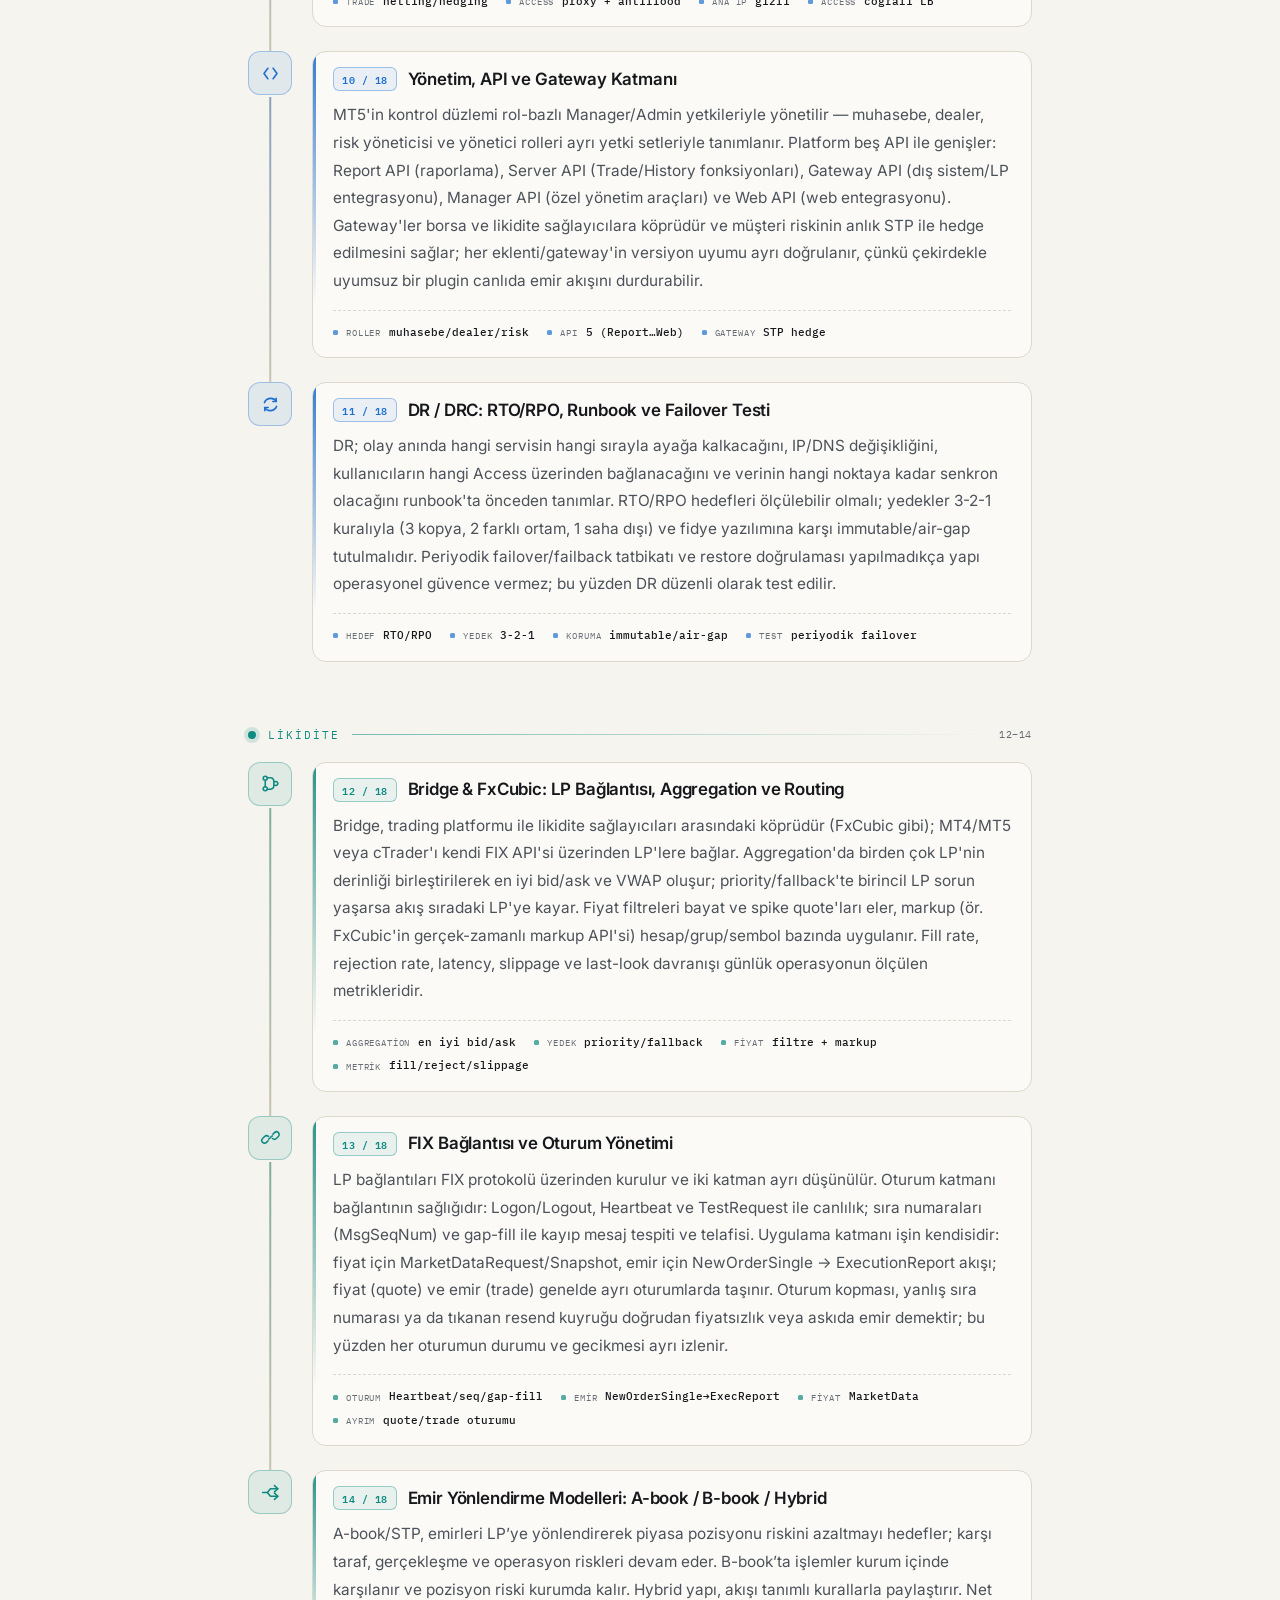
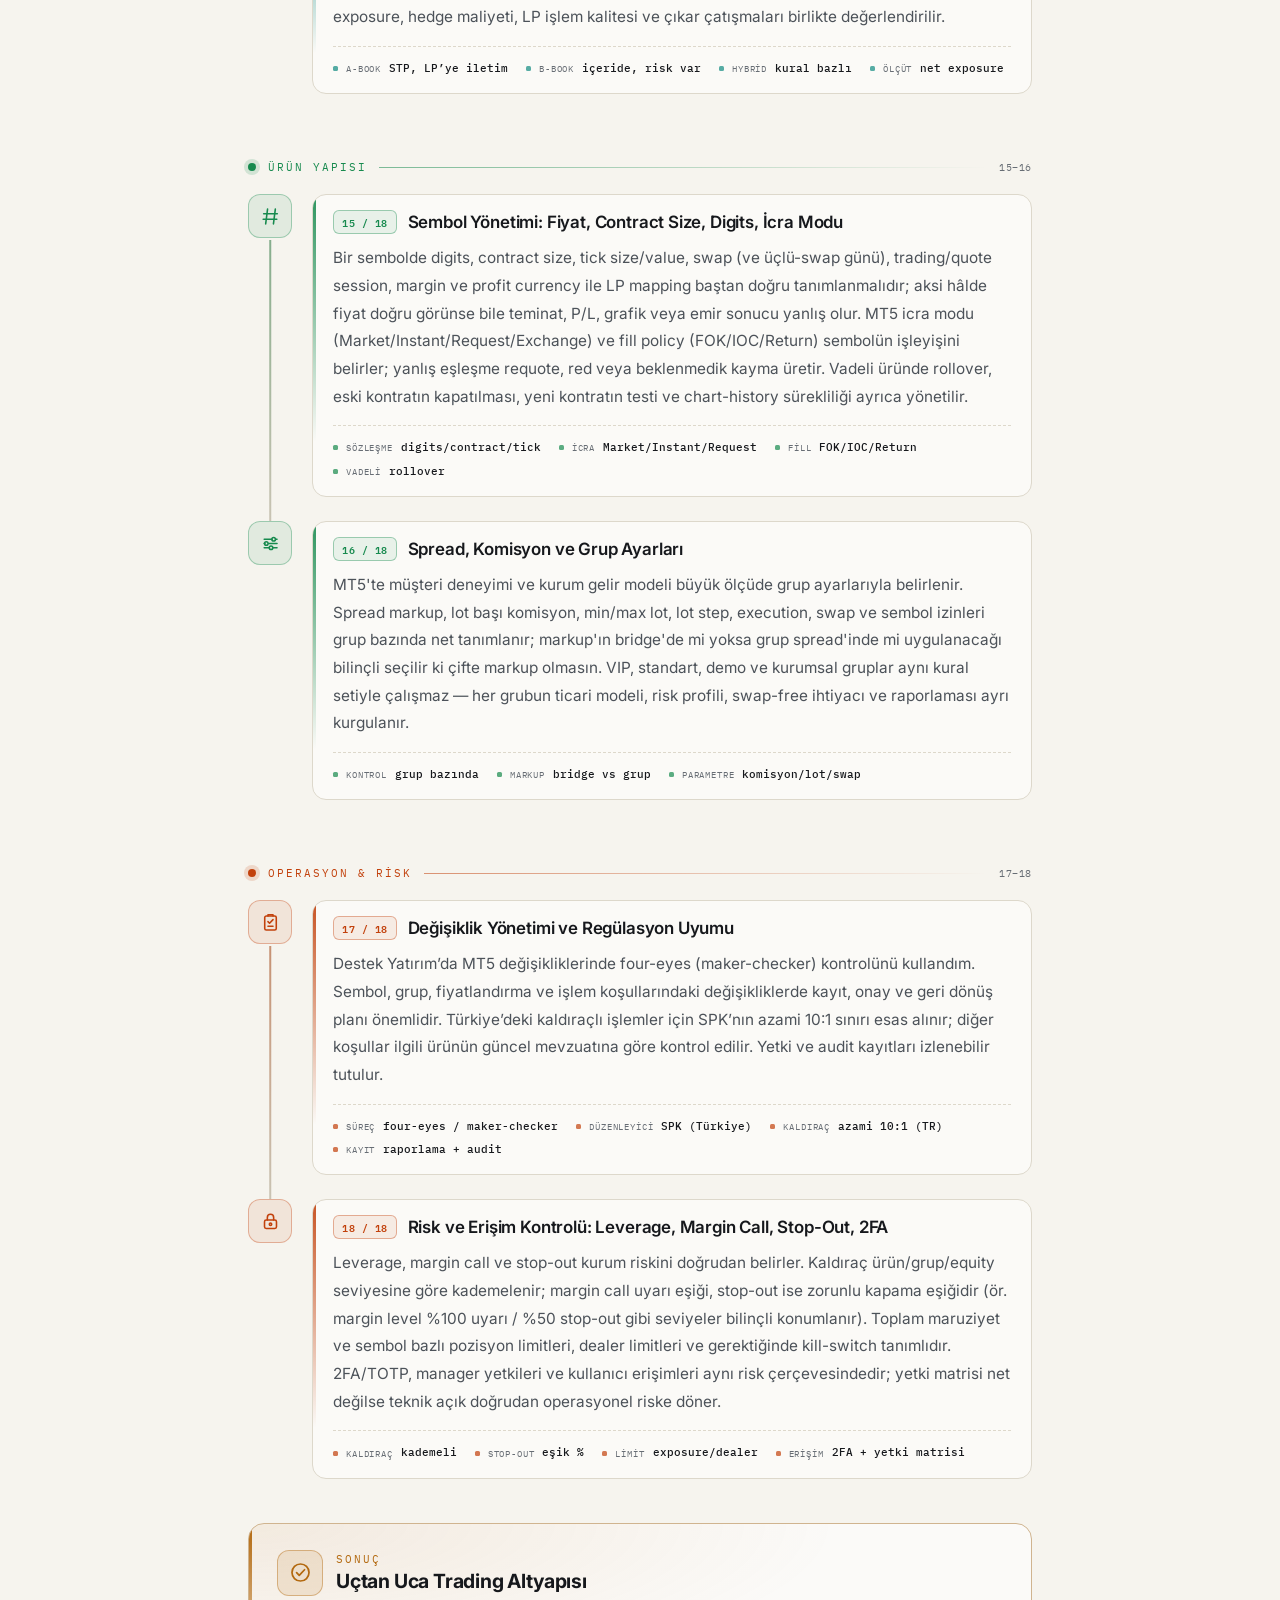
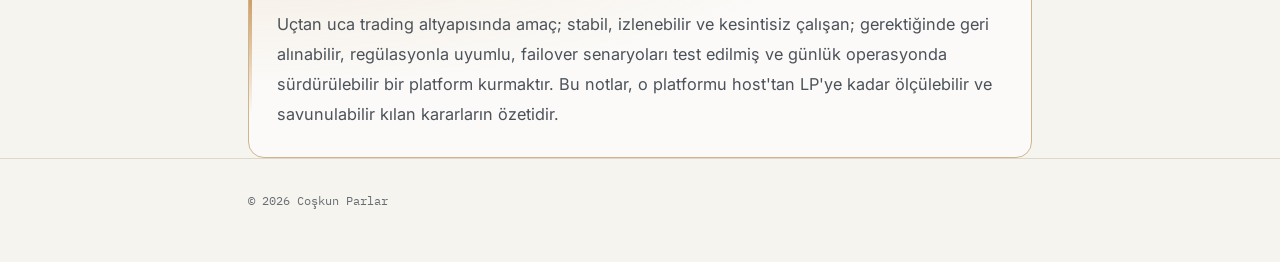
<file: notes.html>
<!DOCTYPE html>

<html lang="tr">
<head>
<meta charset="utf-8"/>
<meta content="width=device-width, initial-scale=1" name="viewport"/>
<meta content="Coşkun Parlar — Uçtan Uca Trading Altyapısı Kurulum Notları" name="description"/>
<title>Teknik Notlar — Coşkun Parlar</title>
<link href="https://coskunparlar.github.io/notes.html" rel="canonical"/>
<link href="data:image/svg+xml,&lt;svg xmlns='http://www.w3.org/2000/svg'%20viewBox='0%200%2064%2064'&gt;&lt;rect%20width='64'%20height='64'%20rx='14'%20fill='%230a0c10'/&gt;&lt;path%20d='M32%2030%2018%2019M32%2030%2046%2019M32%2030v17'%20stroke='%23f0a940'%20stroke-width='3'%20stroke-linecap='round'/&gt;&lt;circle%20cx='18'%20cy='19'%20r='5.5'%20fill='%23f0a940'/&gt;&lt;circle%20cx='46'%20cy='19'%20r='5.5'%20fill='%23f0a940'/&gt;&lt;circle%20cx='32'%20cy='47'%20r='5.5'%20fill='%23f0a940'/&gt;&lt;circle%20cx='32'%20cy='30'%20r='7'%20fill='%23e9e6dd'/&gt;&lt;/svg&gt;" rel="icon" type="image/svg+xml"/>
<meta content="#0a0c10" media="(prefers-color-scheme: dark)" name="theme-color"/>
<meta content="#f6f4ee" media="(prefers-color-scheme: light)" name="theme-color"/>
<meta content="website" property="og:type"/>
<meta content="Coşkun Parlar" property="og:site_name"/>
<meta content="https://coskunparlar.github.io/notes.html" property="og:url"/>
<meta content="Teknik Notlar — Coşkun Parlar" property="og:title"/>
<meta content="Uçtan uca trading altyapısı kurulum notları: host, storage, sanallaştırma, zaman senkronizasyonu, MetaTrader 5, bridge/FIX, DR, regülasyon ve risk kontrolleri." property="og:description"/>
<meta content="https://coskunparlar.github.io/img/photo.jpg" property="og:image"/>
<meta content="summary" name="twitter:card"/>
<meta content="Teknik Notlar — Coşkun Parlar" name="twitter:title"/>
<meta content="Uçtan uca trading altyapısı kurulum notları: host, storage, sanallaştırma, zaman senkronizasyonu, MetaTrader 5, bridge/FIX, DR, regülasyon ve risk kontrolleri." name="twitter:description"/>
<meta content="https://coskunparlar.github.io/img/photo.jpg" name="twitter:image"/>
<link href="https://fonts.googleapis.com" rel="preconnect"/>
<link crossorigin="" href="https://fonts.gstatic.com" rel="preconnect"/>
<link href="https://fonts.googleapis.com/css2?family=Inter:wght@400;500;600;700&amp;family=IBM+Plex+Mono:wght@400;500;600&amp;display=swap" rel="stylesheet"/>
<link href="shared.css" rel="stylesheet"/>
<style>
  :root{
    
    
    
    
    
    
    
    
    
    
    
    
    
    --container: 840px;
    
  }
  body.light-mode{
    
    
    
    
    
    
    
    
    
    
  }

  /* ---- tone accents (match topology l1..l5 + risk) ---- */
  .tone-1{--accent:#f0a940}
  .tone-2{--accent:#c98bff}
  .tone-3{--accent:#4da3ff}
  .tone-4{--accent:#2fd4c4}
  .tone-5{--accent:#4bd07f}
  .tone-6{--accent:#ff9166}
  body.light-mode .tone-1{--accent:#b97a13}
  body.light-mode .tone-2{--accent:#7d3fc4}
  body.light-mode .tone-3{--accent:#1d6fd1}
  body.light-mode .tone-4{--accent:#0f8a80}
  body.light-mode .tone-5{--accent:#178a4e}
  body.light-mode .tone-6{--accent:#c2410c}

  *,*::before,*::after{box-sizing:border-box}
  @media (prefers-reduced-motion:reduce){ *,*::before,*::after{animation-duration:.001ms !important;transition-duration:.001ms !important} }
  html{scroll-behavior:smooth}
  html,body{margin:0;padding:0}
  body{background:var(--ink);color:var(--text);font-family:var(--font-body);-webkit-font-smoothing:antialiased;transition:background .35s var(--ease),color .35s var(--ease)}
  a{color:inherit;text-decoration:none}
  ul{margin:0;padding:0;list-style:none}
  h1,h2{font-family:var(--font-display);margin:0;letter-spacing:-.01em}
  p{margin:0}
  .wrap{max-width:var(--container);margin:0 auto;padding:0 28px}
  ::selection{background:var(--amber);color:var(--ink)}
  :focus-visible{outline:2px solid var(--amber);outline-offset:3px;border-radius:2px}

  /* scroll progress */
  .progress{position:fixed;top:0;left:0;height:2px;width:0;background:linear-gradient(90deg,var(--amber),var(--amber-dim));z-index:200;transition:width .12s linear}

  .corner-controls{
    position:fixed;top:18px;right:18px;z-index:100;display:flex;gap:6px;
    background:color-mix(in srgb, var(--ink) 70%, transparent);backdrop-filter:blur(8px);
    border:1px solid var(--border);border-radius:999px;padding:5px;
  }
  .ctrl-btn{
    background:transparent;border:none;color:var(--text-dim);font-family:var(--font-mono);font-size:.7rem;
    width:34px;height:34px;border-radius:999px;cursor:pointer;display:inline-flex;align-items:center;justify-content:center;
    transition:color .2s var(--ease),background .2s var(--ease);
  }
  .ctrl-btn:hover{color:var(--amber);background:var(--border)}
  .ctrl-btn svg{width:15px;height:15px}

  header.top{padding:90px 0 40px}
  .back-link{
    display:inline-flex;align-items:center;gap:8px;font-family:var(--font-mono);font-size:.78rem;
    color:var(--text-mute);margin-bottom:28px;transition:color .2s var(--ease);
  }
  .back-link:hover{color:var(--amber)}
  .kicker{display:flex;align-items:center;gap:10px;font-family:var(--font-mono);font-size:.72rem;letter-spacing:.16em;text-transform:uppercase;color:var(--amber-dim);margin-bottom:16px}
  .kicker::after{content:'';height:1px;width:52px;background:var(--amber-dim);opacity:.5}
  h1.title{font-size:clamp(2rem,4.4vw,2.8rem);font-weight:700;line-height:1.1;margin-bottom:18px}
  .lede{font-size:1.05rem;line-height:1.75;color:var(--text-dim);max-width:66ch}

  /* hero meta row */
  .hero-meta{display:flex;flex-wrap:wrap;align-items:center;gap:12px 16px;margin-top:26px}
  .hero-count{font-family:var(--font-mono);font-size:.72rem;letter-spacing:.14em;text-transform:uppercase;color:var(--text-mute);white-space:nowrap}
  .hero-sep{width:1px;height:14px;background:var(--border-2)}
  .legend{display:flex;flex-wrap:wrap;gap:8px}
  .legend-item{display:inline-flex;align-items:center;gap:7px;font-family:var(--font-mono);font-size:.66rem;color:var(--text-dim);background:transparent;border:1px solid var(--border);border-radius:999px;padding:5px 11px;cursor:pointer;transition:border-color .2s var(--ease),color .2s var(--ease),background .2s var(--ease)}
  .legend-item:hover,.legend-item:focus-visible{border-color:var(--accent);color:var(--text);background:color-mix(in srgb,var(--accent) 9%,transparent)}
  .legend-dot{width:8px;height:8px;border-radius:50%;background:var(--accent);flex:none}

  main{padding-bottom:90px}

  /* ---------- timeline ---------- */
  .timeline{position:relative;margin-top:10px}
  .phase{scroll-margin-top:22px}
  .phase-label{display:flex;align-items:center;gap:12px;margin:42px 0 20px;font-family:var(--font-mono);font-size:.7rem;letter-spacing:.18em;text-transform:uppercase;color:var(--accent)}
  .phase:first-child .phase-label{margin-top:6px}
  .phase-dot{width:8px;height:8px;border-radius:50%;background:var(--accent);box-shadow:0 0 0 4px color-mix(in srgb,var(--accent) 16%,transparent);flex:none}
  .phase-name{white-space:nowrap}
  .phase-line{flex:1;height:1px;min-width:20px;background:linear-gradient(90deg,color-mix(in srgb,var(--accent) 55%,transparent),transparent)}
  .phase-range{font-family:var(--font-mono);font-size:.64rem;letter-spacing:.06em;color:var(--text-mute);flex:none}

  .step{position:relative;display:grid;grid-template-columns:44px 1fr;column-gap:20px;padding:0 0 24px}
  .step-rail{position:relative;display:flex;justify-content:center}
  .step-rail::before{content:'';position:absolute;top:46px;bottom:-24px;left:50%;transform:translateX(-50%);width:1.5px;background:linear-gradient(180deg,color-mix(in srgb,var(--accent) 38%,var(--border-2)),var(--border-2))}
  .phase .step:last-child .step-rail::before{display:none}
  .node-ico{position:relative;z-index:1;width:44px;height:44px;border-radius:12px;display:flex;align-items:center;justify-content:center;color:var(--accent);border:1px solid color-mix(in srgb,var(--accent) 34%,transparent);background:color-mix(in srgb,var(--accent) 9%,transparent);transition:transform .2s var(--ease),background .2s var(--ease),box-shadow .2s var(--ease)}
  .node-ico svg{width:21px;height:21px}
  .step:hover .node-ico{transform:scale(1.05);background:color-mix(in srgb,var(--accent) 16%,transparent);box-shadow:0 0 0 4px color-mix(in srgb,var(--accent) 10%,transparent)}

  .step-card{position:relative;border:1px solid var(--border);border-radius:14px;background:color-mix(in srgb,var(--panel) 55%,transparent);padding:15px 20px 17px;overflow:hidden;transition:border-color .25s var(--ease),transform .25s var(--ease),background .25s var(--ease)}
  .step-card::before{content:'';position:absolute;inset:0 auto 0 0;width:3px;background:linear-gradient(180deg,var(--accent),transparent 82%);opacity:.9}
  .step:hover .step-card{border-color:color-mix(in srgb,var(--accent) 45%,var(--border));transform:translateY(-2px);background:color-mix(in srgb,var(--panel) 78%,transparent)}
  .step-top{display:flex;align-items:center;gap:11px;margin-bottom:10px;flex-wrap:wrap}
  .step-idx{font-family:var(--font-mono);font-size:.64rem;font-weight:600;color:var(--accent);letter-spacing:.05em;padding:2px 8px;border:1px solid color-mix(in srgb,var(--accent) 38%,transparent);border-radius:6px;background:color-mix(in srgb,var(--accent) 8%,transparent);white-space:nowrap}
  .step-title{font-family:var(--font-display);font-size:1.06rem;font-weight:600;letter-spacing:-.01em;line-height:1.35;color:var(--text)}
  .step-text{color:var(--text-dim);font-size:.96rem;line-height:1.8}
  .step-text + .step-text{margin-top:12px}

  /* key values strip */
  .specs{display:flex;flex-wrap:wrap;gap:8px 18px;margin-top:15px;padding-top:14px;border-top:1px dashed var(--border)}
  .spec{display:inline-flex;align-items:center;gap:8px;font-family:var(--font-mono);line-height:1.4}
  .spec::before{content:'';width:5px;height:5px;border-radius:1.5px;background:var(--accent);opacity:.7;flex:none}
  .spec-k{color:var(--text-mute);font-size:.58rem;letter-spacing:.09em;text-transform:uppercase}
  .spec-v{color:var(--text);font-size:.69rem;font-weight:500}

  .chips{display:flex;flex-wrap:wrap;gap:7px;margin-top:14px}
  .chip{font-family:var(--font-mono);font-size:.64rem;letter-spacing:.02em;color:var(--text-mute);border:1px solid var(--border-2);border-radius:999px;padding:4px 10px;background:color-mix(in srgb,var(--panel-2) 55%,transparent);transition:color .2s var(--ease),border-color .2s var(--ease)}
  .step:hover .chip{color:var(--text-dim)}
  .chip:hover{color:var(--accent);border-color:color-mix(in srgb,var(--accent) 50%,transparent)}

  /* ---------- closing ---------- */
  .closing{position:relative;margin-top:20px;border:1px solid color-mix(in srgb,var(--amber) 32%,var(--border));border-radius:16px;
    background:
      radial-gradient(130% 120% at 0% 0%, color-mix(in srgb,var(--amber) 11%,transparent), transparent 58%),
      color-mix(in srgb,var(--panel) 62%,transparent);
    padding:26px 28px 28px;overflow:hidden}
  .closing::before{content:'';position:absolute;inset:0 auto 0 0;width:3px;background:linear-gradient(180deg,var(--amber),transparent 82%)}
  .closing-top{display:flex;align-items:center;gap:13px;margin-bottom:13px}
  .closing-ico{width:46px;height:46px;border-radius:12px;display:flex;align-items:center;justify-content:center;color:var(--amber);border:1px solid color-mix(in srgb,var(--amber) 42%,transparent);background:color-mix(in srgb,var(--amber) 12%,transparent);flex:none}
  .closing-ico svg{width:23px;height:23px}
  .closing-label{font-family:var(--font-mono);font-size:.66rem;letter-spacing:.18em;text-transform:uppercase;color:var(--amber);display:block;margin-bottom:3px}
  .closing-title{font-family:var(--font-display);font-size:1.22rem;font-weight:700;letter-spacing:-.01em;line-height:1.25}
  .closing-text{color:var(--text-dim);font-size:1.02rem;line-height:1.85}
  .closing .chips{margin-top:17px}

  footer{padding:34px 0 54px;border-top:1px solid var(--border)}
  .footer-line{font-family:var(--font-mono);font-size:.72rem;color:var(--text-mute)}

  @media print{
    .corner-controls,.back-link,.progress,.legend{display:none !important}
    body.dark-mode,body.light-mode{--amber-dim:#8a5500}
    body{background:#fff !important;color:#000 !important}
    .step{break-inside:avoid}
    .step-rail::before{background:#999}
  }

  @media (max-width:640px){
    .wrap{padding:0 20px}
    header.top{padding:76px 0 30px}
    .step{grid-template-columns:38px 1fr;column-gap:14px;padding-bottom:22px}
    .node-ico{width:38px;height:38px;border-radius:10px}
    .node-ico svg{width:18px;height:18px}
    .step-rail::before{top:40px}
    .step-card{padding:14px 15px 15px}
    .closing{padding:20px 18px 22px}
  }
</style>
</head>
<body>
<script>
/* Tema, ilk boyamadan önce uygulanır (açılış flaşını önler; kayıt yoksa sistem tercihi kullanılır). */
(function(){
  var t = null;
  try { t = localStorage.getItem('theme'); } catch (e) {}
  if (t !== 'light-mode' && t !== 'dark-mode') {
    t = (window.matchMedia && window.matchMedia('(prefers-color-scheme: light)').matches) ? 'light-mode' : 'dark-mode';
  }
  document.body.className = t;
})();
</script>
<div aria-hidden="true" class="progress" id="progress"></div>
<div class="corner-controls">
<button aria-label="Switch to English" class="ctrl-btn" id="lang-toggle" title="Dili değiştir / Switch language"><span id="lang-text">EN</span></button>
<button aria-label="Temayı değiştir" class="ctrl-btn" id="theme-toggle" title="Tema değiştir">
<svg aria-hidden="true" fill="none" focusable="false" id="icon-sun" stroke="currentColor" stroke-width="2" viewbox="0 0 24 24"><circle cx="12" cy="12" r="4"></circle><path d="M12 2v2M12 20v2M4.9 4.9l1.4 1.4M17.7 17.7l1.4 1.4M2 12h2M20 12h2M4.9 19.1l1.4-1.4M17.7 6.3l1.4-1.4"></path></svg>
<svg aria-hidden="true" fill="none" focusable="false" id="icon-moon" stroke="currentColor" stroke-width="2" style="display:none" viewbox="0 0 24 24"><path d="M21 12.79A9 9 0 1 1 11.21 3 7 7 0 0 0 21 12.79z"></path></svg>
</button>
</div>
<div class="wrap">
<header class="top">
<a class="back-link" href="index.html" id="back-link">← Portföye dön</a>
<div class="kicker" id="kicker">Teknik Notlar</div>
<h1 class="title" id="page-title">Uçtan Uca Trading Altyapısı Kurulum Notları</h1>
<p class="lede" id="page-lede">Bir trading platformunu fiziksel host'tan LP bağlantısına kadar kuran ve doğrulayan saha notları. Her not; altyapı, ağ, platform, likidite, ürün ve risk katmanında tek bir kararı somut parametreler, eşikler ve doğrulama kriterleriyle anlatır — VMware, MetaTrader 5 ve FIX pratiğine, SPK/TSPB mevzuatına dayanır.</p>
<div class="hero-meta" id="hero-meta">
<span class="hero-count" id="hero-count">6 AŞAMA · 18 NOT</span>
<span aria-hidden="true" class="hero-sep"></span>
<div class="legend" id="legend" role="list"><button class="legend-item tone-1" role="listitem" type="button"><span class="legend-dot"></span>ALTYAPI</button><button class="legend-item tone-2" role="listitem" type="button"><span class="legend-dot"></span>AĞ, GÜVENLİK &amp; ZAMAN</button><button class="legend-item tone-3" role="listitem" type="button"><span class="legend-dot"></span>PLATFORM &amp; SÜREKLİLİK</button><button class="legend-item tone-4" role="listitem" type="button"><span class="legend-dot"></span>LİKİDİTE</button><button class="legend-item tone-5" role="listitem" type="button"><span class="legend-dot"></span>ÜRÜN YAPISI</button><button class="legend-item tone-6" role="listitem" type="button"><span class="legend-dot"></span>OPERASYON &amp; RİSK</button></div>
</div>
</header>
</div>
<main class="wrap">
<div class="timeline" id="timeline"><section class="phase tone-1" id="phase-infra"><div class="phase-label"><span class="phase-dot"></span><span class="phase-name">ALTYAPI</span><span class="phase-line"></span><span class="phase-range">01–05</span></div><div class="step"><div class="step-rail"><div class="node-ico"><svg aria-hidden="true" fill="none" focusable="false" stroke="currentColor" stroke-linecap="round" stroke-linejoin="round" stroke-width="1.5" viewbox="0 0 20 20"><rect height="5" rx="1.3" width="14" x="3" y="3.5"></rect><rect height="5" rx="1.3" width="14" x="3" y="11.5"></rect><path d="M6 6h.01M6 14h.01"></path></svg></div></div><div class="step-card"><div class="step-top"><span class="step-idx">01 / 18</span><span class="step-title">Host Sunucu Tasarımı: Donanım, Yedeklilik ve Güç Profili</span></div><p class="step-text">Fiziksel host tasarımında CPU/RAM, NIC/HBA, donanım yedekliliği, firmware-driver uyumu ve iLO/iDRAC erişimi birlikte değerlendirilir. High Performance, C-/P-state, Energy-Efficient Turbo ve NUMA ayarları; üretici önerileri, iş yükü ve performans testlerine göre seçilir. Kapasite planında bakım ve host kaybı için N+1 rezervi gözetilir.</p><div class="specs"><span class="spec"><span class="spec-k">BIOS</span><span class="spec-v">iş yüküne göre</span></span><span class="spec"><span class="spec-k">C-/P-state</span><span class="spec-v">test ile seçim</span></span><span class="spec"><span class="spec-k">Rezerv</span><span class="spec-v">N+1</span></span><span class="spec"><span class="spec-k">Yönetim</span><span class="spec-v">iLO/iDRAC</span></span></div></div></div><div class="step"><div class="step-rail"><div class="node-ico"><svg aria-hidden="true" fill="none" focusable="false" stroke="currentColor" stroke-linecap="round" stroke-linejoin="round" stroke-width="1.5" viewbox="0 0 20 20"><ellipse cx="10" cy="5" rx="6" ry="2.3"></ellipse><path d="M4 5v10c0 1.3 2.7 2.3 6 2.3s6-1 6-2.3V5"></path><path d="M4 10c0 1.3 2.7 2.3 6 2.3s6-1 6-2.3"></path></svg></div></div><div class="step-card"><div class="step-top"><span class="step-idx">02 / 18</span><span class="step-title">Storage Tasarımı: Performans, Koruma ve Rebuild Riski</span></div><p class="step-text">RAID ve disk seçimi; iş yükü, kapasite ve rebuild süresine göre yapılır. Log, veritabanı ve yedek trafiğinin ayrımı; datastore, kuyruk derinliği ve multipath dengesiyle birlikte değerlendirilir. Latency ve IOPS hedefleri uygulamanın ihtiyacına göre belirlenir; snapshot, backup ve rebuild sırasında ayrıca izlenir.</p><div class="specs"><span class="spec"><span class="spec-k">RAID</span><span class="spec-v">iş yüküne göre</span></span><span class="spec"><span class="spec-k">Performans</span><span class="spec-v">IOPS / latency</span></span><span class="spec"><span class="spec-k">Hedef</span><span class="spec-v">uygulamaya göre</span></span><span class="spec"><span class="spec-k">Yol</span><span class="spec-v">multipath</span></span></div></div></div><div class="step"><div class="step-rail"><div class="node-ico"><svg aria-hidden="true" fill="none" focusable="false" stroke="currentColor" stroke-linecap="round" stroke-linejoin="round" stroke-width="1.5" viewbox="0 0 20 20"><path d="M10 2.5 3 6l7 3.5L17 6z"></path><path d="M3.2 10 10 13.5 16.8 10"></path><path d="M3.2 13.8 10 17.3l6.8-3.5"></path></svg></div></div><div class="step-card"><div class="step-top"><span class="step-idx">03 / 18</span><span class="step-title">ESXi Kurulumu: Ağ Ayrımı, Multipath ve Kaynak Yönetimi</span></div><p class="step-text">ESXi ortamında management, vMotion, storage ve production trafiği ayrı VLAN/port group yapılarıyla düzenlenir. NIC teaming, MTU ve PSP/SATP ayarları depolama üreticisinin önerilerine göre doğrulanır. CPU/RAM reservation ve NUMA yerleşimi iş yüküne göre değerlendirilir; kaynak ve bağlantı sorunları performans verileriyle takip edilir.</p><div class="specs"><span class="spec"><span class="spec-k">Ağ</span><span class="spec-v">ayrı VLAN/port group</span></span><span class="spec"><span class="spec-k">Depolama</span><span class="spec-v">multipath · PSP/SATP</span></span><span class="spec"><span class="spec-k">Kaynak</span><span class="spec-v">CPU/RAM reservation</span></span><span class="spec"><span class="spec-k">Yerleşim</span><span class="spec-v">NUMA</span></span></div></div></div><div class="step"><div class="step-rail"><div class="node-ico"><svg aria-hidden="true" fill="none" focusable="false" stroke="currentColor" stroke-linecap="round" stroke-linejoin="round" stroke-width="1.5" viewbox="0 0 20 20"><rect height="4.2" rx="1" width="5" x="7.5" y="2.5"></rect><rect height="4.2" rx="1" width="5" x="2.3" y="13.3"></rect><rect height="4.2" rx="1" width="5" x="12.7" y="13.3"></rect><path d="M10 6.7v3.6M4.8 13.3v-1.9h10.4v1.9"></path></svg></div></div><div class="step-card"><div class="step-top"><span class="step-idx">04 / 18</span><span class="step-title">vCenter &amp; HA/DRS: Kapasite, Placement ve Failover Kontrolü</span></div><p class="step-text">HA, DRS, admission control ve anti-affinity; kapasite ve servis bağımlılıklarıyla birlikte planlanır. Yedek node’ların farklı host’larda çalışması ve host kaybında yeterli kaynak bulunması gözetilir. Gecikmeye duyarlı servislerde DRS/vMotion davranışı uygulamanın kesinti toleransına göre değerlendirilir; geçişler uygun bakım pencerelerinde test edilir.</p><div class="specs"><span class="spec"><span class="spec-k">HA</span><span class="spec-v">admission control</span></span><span class="spec"><span class="spec-k">Yedek node</span><span class="spec-v">anti-affinity</span></span><span class="spec"><span class="spec-k">Latency VM</span><span class="spec-v">DRS/vMotion kontrolü</span></span></div></div></div><div class="step"><div class="step-rail"><div class="node-ico"><svg aria-hidden="true" fill="none" focusable="false" stroke="currentColor" stroke-linecap="round" stroke-linejoin="round" stroke-width="1.5" viewbox="0 0 20 20"><rect height="6" rx="1.3" width="6" x="3" y="3"></rect><rect height="6" rx="1.3" width="6" x="11" y="3"></rect><rect height="6" rx="1.3" width="6" x="3" y="11"></rect><rect height="6" rx="1.3" width="6" x="11" y="11"></rect></svg></div></div><div class="step-card"><div class="step-top"><span class="step-idx">05 / 18</span><span class="step-title">VM Kurulumları: Rol Bazlı Ayrım ve Standartlaştırma</span></div><p class="step-text">Her VM'in rolü baştan nettir: Trade, History, Access, Backup/DR, bridge, monitoring, integration. Disk düzeni, VLAN, DNS, NTP, hostname, IP planı, OS hardening ve servis hesabı bir golden template üzerinden standardize edilir; böylece arıza analizi ve yeni kurulum hızlanır, konfigürasyon sapması (drift) engellenir. Envanter ve bağımlılık haritası yoksa hangi servisin nerede, hangi bağımlılıkla koştuğunu tespit etmek canlıda operasyonel riske döner.</p><div class="specs"><span class="spec"><span class="spec-k">Şablon</span><span class="spec-v">golden image</span></span><span class="spec"><span class="spec-k">Zaman</span><span class="spec-v">NTP</span></span><span class="spec"><span class="spec-k">Sertleştirme</span><span class="spec-v">OS baseline</span></span><span class="spec"><span class="spec-k">Kayıt</span><span class="spec-v">envanter</span></span></div></div></div></section><section class="phase tone-2" id="phase-network"><div class="phase-label"><span class="phase-dot"></span><span class="phase-name">AĞ, GÜVENLİK &amp; ZAMAN</span><span class="phase-line"></span><span class="phase-range">06–08</span></div><div class="step"><div class="step-rail"><div class="node-ico"><svg aria-hidden="true" fill="none" focusable="false" stroke="currentColor" stroke-linecap="round" stroke-linejoin="round" stroke-width="1.5" viewbox="0 0 20 20"><path d="M10 2.5l6 2.2v4.6c0 3.4-2.5 5.6-6 6.7-3.5-1.1-6-3.3-6-6.7V4.7z"></path><path d="M7.4 10l1.7 1.7 3.2-3.5"></path></svg></div></div><div class="step-card"><div class="step-top"><span class="step-idx">06 / 18</span><span class="step-title">Ağ, Güvenlik ve Segmentasyon</span></div><p class="step-text">Firewall, VPN, DNS/DHCP, sertifika ve endpoint güvenliği en az uygulama kadar kritiktir. FortiGate, pfSense veya Mikrotik'te kurallar sade, izlenebilir ve segment bazlıdır; management, LP, client ve internal trafik ayrı segmentlerde tutulur, LP/FIX bağlantıları yalnızca beyaz-liste IP ve adanmış hatlarla açılır. Saldırı yüzeyini daraltmak için yönetim arayüzleri asla internete bakmaz; uzaktan erişim VPN ile 2FA arkasındadır.</p><div class="specs"><span class="spec"><span class="spec-k">Segment</span><span class="spec-v">mgmt/LP/client/internal</span></span><span class="spec"><span class="spec-k">LP</span><span class="spec-v">IP whitelist</span></span><span class="spec"><span class="spec-k">Uzak erişim</span><span class="spec-v">VPN + 2FA</span></span></div></div></div><div class="step"><div class="step-rail"><div class="node-ico"><svg aria-hidden="true" fill="none" focusable="false" stroke="currentColor" stroke-linecap="round" stroke-linejoin="round" stroke-width="1.5" viewbox="0 0 20 20"><circle cx="10" cy="10" r="7.3"></circle><path d="M10 5.7V10l3 1.8"></path></svg></div></div><div class="step-card"><div class="step-top"><span class="step-idx">07 / 18</span><span class="step-title">Zaman Senkronizasyonu: NTP/PTP ve UTC İzlenebilirliği</span></div><p class="step-text">Zaman, trading altyapısının sessiz omurgasıdır: emir/tik zaman damgaları, log korelasyonu, sertifikalar ve TOTP hepsi doğru saate bağlıdır. Tüm sunucular ortak bir NTP kaynağına hizalanır ve zaman damgalarının UTC'ye izlenebilir, düşük sapmalı olması esastır; daha yüksek hassasiyet gerektiğinde PTP kullanılabilir. Sapma ve holdover sürekli izlenir, çünkü kayan bir saat delil değeri taşıyan logları da geçersiz kılar.</p><div class="specs"><span class="spec"><span class="spec-k">Kaynak</span><span class="spec-v">ortak NTP</span></span><span class="spec"><span class="spec-k">Protokol</span><span class="spec-v">NTP (ops. PTP)</span></span><span class="spec"><span class="spec-k">Hedef</span><span class="spec-v">UTC izlenebilirliği</span></span><span class="spec"><span class="spec-k">İzleme</span><span class="spec-v">sapma / holdover</span></span></div></div></div><div class="step"><div class="step-rail"><div class="node-ico"><svg aria-hidden="true" fill="none" focusable="false" stroke="currentColor" stroke-linecap="round" stroke-linejoin="round" stroke-width="1.5" viewbox="0 0 20 20"><path d="M2.5 10.5h3.2l2.3-5.5 3.6 10 2.2-4.5h3.7"></path></svg></div></div><div class="step-card"><div class="step-top"><span class="step-idx">08 / 18</span><span class="step-title">İzleme ve Observability: Golden Signals ve Alarm Eşikleri</span></div><p class="step-text">Zabbix ile altyapı ve servis durumunu, kaynak kullanımını ve alarmları takip ediyorum. Destek Yatırım’da CryptoSIEM kullanıyoruz; güvenlik olaylarının incelenmesinde log kayıtlarından yararlanıyorum. Gecikme, trafik, hata ve kapasite göstergeleri; backup sonuçları, sertifika süreleri ve LP/FIX bağlantılarıyla birlikte değerlendirilir.</p><div class="specs"><span class="spec"><span class="spec-k">Model</span><span class="spec-v">golden signals</span></span><span class="spec"><span class="spec-k">Log</span><span class="spec-v">CryptoSIEM</span></span><span class="spec"><span class="spec-k">Eşik</span><span class="spec-v">baseline</span></span><span class="spec"><span class="spec-k">Kapsam</span><span class="spec-v">FIX oturum + cert</span></span></div></div></div></section><section class="phase tone-3" id="phase-platform"><div class="phase-label"><span class="phase-dot"></span><span class="phase-name">PLATFORM &amp; SÜREKLİLİK</span><span class="phase-line"></span><span class="phase-range">09–11</span></div><div class="step"><div class="step-rail"><div class="node-ico"><svg aria-hidden="true" fill="none" focusable="false" stroke="currentColor" stroke-linecap="round" stroke-linejoin="round" stroke-width="1.5" viewbox="0 0 20 20"><path d="M3 16.5h14"></path><rect height="5.5" rx=".6" width="2.6" x="5" y="7.5"></rect><path d="M6.3 5.5v2M6.3 13v1.8"></path><rect height="5.5" rx=".6" width="2.6" x="11.6" y="5"></rect><path d="M12.9 3.2v1.8M12.9 10.5v1.8"></path></svg></div></div><div class="step-card"><div class="step-top"><span class="step-idx">09 / 18</span><span class="step-title">MetaTrader 5 Çekirdeği: Trade, History ve Access Server</span></div><p class="step-text">MT5 dağıtık ve şifreli bir mimaridir; ölçek sunucu ekleyerek büyür. Trade Server emir/hesap/risk çekirdeğidir — borsa enstrümanlarında netting, Forex'te hedging modeli; History Server tik/bar geçmişini ve (reverse) split'i yönetir; Backup ile veritabanı şifrelemesi veri sürekliliğini sağlar. Access Server istemci bağlantılarını karşılayan proxy ve platform firewall'ıdır: yetkilendirme isteklerini paketleyip Trade Server'a taşır, antiflood ile aşırı yük/saldırıyı süzer, history/DOM/haber verisini cache'leyip History Server yükünü azaltır. En kritik faydası ana sunucu IP'lerini dış dünyadan gizlemesidir — DDoS'ta yalnızca Access IP'leri hedef olur, çekirdek erişilemez kalır; birden çok Access Server coğrafi dağıtılıp gecikme, yük ve önceliğe göre otomatik seçilir.</p><div class="specs"><span class="spec"><span class="spec-k">Trade</span><span class="spec-v">netting/hedging</span></span><span class="spec"><span class="spec-k">Access</span><span class="spec-v">proxy + antiflood</span></span><span class="spec"><span class="spec-k">Ana IP</span><span class="spec-v">gizli</span></span><span class="spec"><span class="spec-k">Access</span><span class="spec-v">coğrafi LB</span></span></div></div></div><div class="step"><div class="step-rail"><div class="node-ico"><svg aria-hidden="true" fill="none" focusable="false" stroke="currentColor" stroke-linecap="round" stroke-linejoin="round" stroke-width="1.5" viewbox="0 0 20 20"><path d="M7.5 5 3.8 10l3.7 5M12.5 5l3.7 5-3.7 5"></path></svg></div></div><div class="step-card"><div class="step-top"><span class="step-idx">10 / 18</span><span class="step-title">Yönetim, API ve Gateway Katmanı</span></div><p class="step-text">MT5'in kontrol düzlemi rol-bazlı Manager/Admin yetkileriyle yönetilir — muhasebe, dealer, risk yöneticisi ve yönetici rolleri ayrı yetki setleriyle tanımlanır. Platform beş API ile genişler: Report API (raporlama), Server API (Trade/History fonksiyonları), Gateway API (dış sistem/LP entegrasyonu), Manager API (özel yönetim araçları) ve Web API (web entegrasyonu). Gateway'ler borsa ve likidite sağlayıcılara köprüdür ve müşteri riskinin anlık STP ile hedge edilmesini sağlar; her eklenti/gateway'in versiyon uyumu ayrı doğrulanır, çünkü çekirdekle uyumsuz bir plugin canlıda emir akışını durdurabilir.</p><div class="specs"><span class="spec"><span class="spec-k">Roller</span><span class="spec-v">muhasebe/dealer/risk</span></span><span class="spec"><span class="spec-k">API</span><span class="spec-v">5 (Report…Web)</span></span><span class="spec"><span class="spec-k">Gateway</span><span class="spec-v">STP hedge</span></span></div></div></div><div class="step"><div class="step-rail"><div class="node-ico"><svg aria-hidden="true" fill="none" focusable="false" stroke="currentColor" stroke-linecap="round" stroke-linejoin="round" stroke-width="1.5" viewbox="0 0 20 20"><path d="M15.6 7A6.5 6.5 0 0 0 4.2 8.2"></path><path d="M4.4 13A6.5 6.5 0 0 0 15.8 11.8"></path><path d="M15.4 4v3.2h-3.2M4.6 16v-3.2h3.2"></path></svg></div></div><div class="step-card"><div class="step-top"><span class="step-idx">11 / 18</span><span class="step-title">DR / DRC: RTO/RPO, Runbook ve Failover Testi</span></div><p class="step-text">DR; olay anında hangi servisin hangi sırayla ayağa kalkacağını, IP/DNS değişikliğini, kullanıcıların hangi Access üzerinden bağlanacağını ve verinin hangi noktaya kadar senkron olacağını runbook'ta önceden tanımlar. RTO/RPO hedefleri ölçülebilir olmalı; yedekler 3-2-1 kuralıyla (3 kopya, 2 farklı ortam, 1 saha dışı) ve fidye yazılımına karşı immutable/air-gap tutulmalıdır. Periyodik failover/failback tatbikatı ve restore doğrulaması yapılmadıkça yapı operasyonel güvence vermez; bu yüzden DR düzenli olarak test edilir.</p><div class="specs"><span class="spec"><span class="spec-k">Hedef</span><span class="spec-v">RTO/RPO</span></span><span class="spec"><span class="spec-k">Yedek</span><span class="spec-v">3-2-1</span></span><span class="spec"><span class="spec-k">Koruma</span><span class="spec-v">immutable/air-gap</span></span><span class="spec"><span class="spec-k">Test</span><span class="spec-v">periyodik failover</span></span></div></div></div></section><section class="phase tone-4" id="phase-liquidity"><div class="phase-label"><span class="phase-dot"></span><span class="phase-name">LİKİDİTE</span><span class="phase-line"></span><span class="phase-range">12–14</span></div><div class="step"><div class="step-rail"><div class="node-ico"><svg aria-hidden="true" fill="none" focusable="false" stroke="currentColor" stroke-linecap="round" stroke-linejoin="round" stroke-width="1.5" viewbox="0 0 20 20"><circle cx="5" cy="5" r="1.9"></circle><circle cx="5" cy="15" r="1.9"></circle><circle cx="15" cy="10" r="1.9"></circle><path d="M5 6.9v6.2M6.8 4.6h3.4A2.9 2.9 0 0 1 13.1 8M6.8 15.4h3.4A2.9 2.9 0 0 0 13.1 12"></path></svg></div></div><div class="step-card"><div class="step-top"><span class="step-idx">12 / 18</span><span class="step-title">Bridge &amp; FxCubic: LP Bağlantısı, Aggregation ve Routing</span></div><p class="step-text">Bridge, trading platformu ile likidite sağlayıcıları arasındaki köprüdür (FxCubic gibi); MT4/MT5 veya cTrader'ı kendi FIX API'si üzerinden LP'lere bağlar. Aggregation'da birden çok LP'nin derinliği birleştirilerek en iyi bid/ask ve VWAP oluşur; priority/fallback'te birincil LP sorun yaşarsa akış sıradaki LP'ye kayar. Fiyat filtreleri bayat ve spike quote'ları eler, markup (ör. FxCubic'in gerçek-zamanlı markup API'si) hesap/grup/sembol bazında uygulanır. Fill rate, rejection rate, latency, slippage ve last-look davranışı günlük operasyonun ölçülen metrikleridir.</p><div class="specs"><span class="spec"><span class="spec-k">Aggregation</span><span class="spec-v">en iyi bid/ask</span></span><span class="spec"><span class="spec-k">Yedek</span><span class="spec-v">priority/fallback</span></span><span class="spec"><span class="spec-k">Fiyat</span><span class="spec-v">filtre + markup</span></span><span class="spec"><span class="spec-k">Metrik</span><span class="spec-v">fill/reject/slippage</span></span></div></div></div><div class="step"><div class="step-rail"><div class="node-ico"><svg aria-hidden="true" fill="none" focusable="false" stroke="currentColor" stroke-linecap="round" stroke-linejoin="round" stroke-width="1.5" viewbox="0 0 20 20"><path d="M8.3 11.7 11.7 8.3"></path><path d="M7.6 13.2 6.2 14.6a2.6 2.6 0 0 1-3.7-3.7l1.9-1.9a2.6 2.6 0 0 1 3.7 0"></path><path d="M12.4 6.8l1.4-1.4a2.6 2.6 0 0 1 3.7 3.7l-1.9 1.9a2.6 2.6 0 0 1-3.7 0"></path></svg></div></div><div class="step-card"><div class="step-top"><span class="step-idx">13 / 18</span><span class="step-title">FIX Bağlantısı ve Oturum Yönetimi</span></div><p class="step-text">LP bağlantıları FIX protokolü üzerinden kurulur ve iki katman ayrı düşünülür. Oturum katmanı bağlantının sağlığıdır: Logon/Logout, Heartbeat ve TestRequest ile canlılık; sıra numaraları (MsgSeqNum) ve gap-fill ile kayıp mesaj tespiti ve telafisi. Uygulama katmanı işin kendisidir: fiyat için MarketDataRequest/Snapshot, emir için NewOrderSingle → ExecutionReport akışı; fiyat (quote) ve emir (trade) genelde ayrı oturumlarda taşınır. Oturum kopması, yanlış sıra numarası ya da tıkanan resend kuyruğu doğrudan fiyatsızlık veya askıda emir demektir; bu yüzden her oturumun durumu ve gecikmesi ayrı izlenir.</p><div class="specs"><span class="spec"><span class="spec-k">Oturum</span><span class="spec-v">Heartbeat/seq/gap-fill</span></span><span class="spec"><span class="spec-k">Emir</span><span class="spec-v">NewOrderSingle→ExecReport</span></span><span class="spec"><span class="spec-k">Fiyat</span><span class="spec-v">MarketData</span></span><span class="spec"><span class="spec-k">Ayrım</span><span class="spec-v">quote/trade oturumu</span></span></div></div></div><div class="step"><div class="step-rail"><div class="node-ico"><svg aria-hidden="true" fill="none" focusable="false" stroke="currentColor" stroke-linecap="round" stroke-linejoin="round" stroke-width="1.5" viewbox="0 0 20 20"><path d="M2.5 10h4.5l3-3.6h7"></path><path d="M7 10l3 3.6h7"></path><path d="M13.8 3.4 17 6.4l-3.2 3"></path><path d="M13.8 10.6 17 13.6l-3.2 3"></path></svg></div></div><div class="step-card"><div class="step-top"><span class="step-idx">14 / 18</span><span class="step-title">Emir Yönlendirme Modelleri: A-book / B-book / Hybrid</span></div><p class="step-text">A-book/STP, emirleri LP’ye yönlendirerek piyasa pozisyonu riskini azaltmayı hedefler; karşı taraf, gerçekleşme ve operasyon riskleri devam eder. B-book’ta işlemler kurum içinde karşılanır ve pozisyon riski kurumda kalır. Hybrid yapı, akışı tanımlı kurallarla paylaştırır. Net exposure, hedge maliyeti, LP işlem kalitesi ve çıkar çatışmaları birlikte değerlendirilir.</p><div class="specs"><span class="spec"><span class="spec-k">A-book</span><span class="spec-v">STP, LP’ye iletim</span></span><span class="spec"><span class="spec-k">B-book</span><span class="spec-v">içeride, risk var</span></span><span class="spec"><span class="spec-k">Hybrid</span><span class="spec-v">kural bazlı</span></span><span class="spec"><span class="spec-k">Ölçüt</span><span class="spec-v">net exposure</span></span></div></div></div></section><section class="phase tone-5" id="phase-product"><div class="phase-label"><span class="phase-dot"></span><span class="phase-name">ÜRÜN YAPISI</span><span class="phase-line"></span><span class="phase-range">15–16</span></div><div class="step"><div class="step-rail"><div class="node-ico"><svg aria-hidden="true" fill="none" focusable="false" stroke="currentColor" stroke-linecap="round" stroke-linejoin="round" stroke-width="1.5" viewbox="0 0 20 20"><path d="M7.2 3 5.4 17M14.6 3l-1.8 14M3.5 7.4h13M3 12.6h13"></path></svg></div></div><div class="step-card"><div class="step-top"><span class="step-idx">15 / 18</span><span class="step-title">Sembol Yönetimi: Fiyat, Contract Size, Digits, İcra Modu</span></div><p class="step-text">Bir sembolde digits, contract size, tick size/value, swap (ve üçlü-swap günü), trading/quote session, margin ve profit currency ile LP mapping baştan doğru tanımlanmalıdır; aksi hâlde fiyat doğru görünse bile teminat, P/L, grafik veya emir sonucu yanlış olur. MT5 icra modu (Market/Instant/Request/Exchange) ve fill policy (FOK/IOC/Return) sembolün işleyişini belirler; yanlış eşleşme requote, red veya beklenmedik kayma üretir. Vadeli üründe rollover, eski kontratın kapatılması, yeni kontratın testi ve chart-history sürekliliği ayrıca yönetilir.</p><div class="specs"><span class="spec"><span class="spec-k">Sözleşme</span><span class="spec-v">digits/contract/tick</span></span><span class="spec"><span class="spec-k">İcra</span><span class="spec-v">Market/Instant/Request</span></span><span class="spec"><span class="spec-k">Fill</span><span class="spec-v">FOK/IOC/Return</span></span><span class="spec"><span class="spec-k">Vadeli</span><span class="spec-v">rollover</span></span></div></div></div><div class="step"><div class="step-rail"><div class="node-ico"><svg aria-hidden="true" fill="none" focusable="false" stroke="currentColor" stroke-linecap="round" stroke-linejoin="round" stroke-width="1.5" viewbox="0 0 20 20"><path d="M4 6h7.5M15.5 6h.7M4 10h.7M8.5 10h7.7M4 14h4.5M12.5 14h3.7"></path><circle cx="13" cy="6" r="1.7"></circle><circle cx="6" cy="10" r="1.7"></circle><circle cx="10.5" cy="14" r="1.7"></circle></svg></div></div><div class="step-card"><div class="step-top"><span class="step-idx">16 / 18</span><span class="step-title">Spread, Komisyon ve Grup Ayarları</span></div><p class="step-text">MT5'te müşteri deneyimi ve kurum gelir modeli büyük ölçüde grup ayarlarıyla belirlenir. Spread markup, lot başı komisyon, min/max lot, lot step, execution, swap ve sembol izinleri grup bazında net tanımlanır; markup'ın bridge'de mi yoksa grup spread'inde mi uygulanacağı bilinçli seçilir ki çifte markup olmasın. VIP, standart, demo ve kurumsal gruplar aynı kural setiyle çalışmaz — her grubun ticari modeli, risk profili, swap-free ihtiyacı ve raporlaması ayrı kurgulanır.</p><div class="specs"><span class="spec"><span class="spec-k">Kontrol</span><span class="spec-v">grup bazında</span></span><span class="spec"><span class="spec-k">Markup</span><span class="spec-v">bridge vs grup</span></span><span class="spec"><span class="spec-k">Parametre</span><span class="spec-v">komisyon/lot/swap</span></span></div></div></div></section><section class="phase tone-6" id="phase-ops"><div class="phase-label"><span class="phase-dot"></span><span class="phase-name">OPERASYON &amp; RİSK</span><span class="phase-line"></span><span class="phase-range">17–18</span></div><div class="step"><div class="step-rail"><div class="node-ico"><svg aria-hidden="true" fill="none" focusable="false" stroke="currentColor" stroke-linecap="round" stroke-linejoin="round" stroke-width="1.5" viewbox="0 0 20 20"><rect height="13.4" rx="1.5" width="11" x="4.5" y="3.8"></rect><path d="M7.6 3.8V2.6h4.8v1.2"></path><path d="M7.6 9.2l1.5 1.5 3.3-3.4M7.6 13.6h4.8"></path></svg></div></div><div class="step-card"><div class="step-top"><span class="step-idx">17 / 18</span><span class="step-title">Değişiklik Yönetimi ve Regülasyon Uyumu</span></div><p class="step-text">Destek Yatırım’da MT5 değişikliklerinde four-eyes (maker-checker) kontrolünü kullandım. Sembol, grup, fiyatlandırma ve işlem koşullarındaki değişikliklerde kayıt, onay ve geri dönüş planı önemlidir. Türkiye’deki kaldıraçlı işlemler için SPK’nın azami 10:1 sınırı esas alınır; diğer koşullar ilgili ürünün güncel mevzuatına göre kontrol edilir. Yetki ve audit kayıtları izlenebilir tutulur.</p><div class="specs"><span class="spec"><span class="spec-k">Süreç</span><span class="spec-v">four-eyes / maker-checker</span></span><span class="spec"><span class="spec-k">Düzenleyici</span><span class="spec-v">SPK (Türkiye)</span></span><span class="spec"><span class="spec-k">Kaldıraç</span><span class="spec-v">azami 10:1 (TR)</span></span><span class="spec"><span class="spec-k">Kayıt</span><span class="spec-v">raporlama + audit</span></span></div></div></div><div class="step"><div class="step-rail"><div class="node-ico"><svg aria-hidden="true" fill="none" focusable="false" stroke="currentColor" stroke-linecap="round" stroke-linejoin="round" stroke-width="1.5" viewbox="0 0 20 20"><rect height="8.1" rx="1.6" width="11.4" x="4.3" y="8.6"></rect><path d="M7 8.6V6.1a3 3 0 0 1 6 0v2.5"></path><circle cx="10" cy="12.6" r="1.15"></circle></svg></div></div><div class="step-card"><div class="step-top"><span class="step-idx">18 / 18</span><span class="step-title">Risk ve Erişim Kontrolü: Leverage, Margin Call, Stop-Out, 2FA</span></div><p class="step-text">Leverage, margin call ve stop-out kurum riskini doğrudan belirler. Kaldıraç ürün/grup/equity seviyesine göre kademelenir; margin call uyarı eşiği, stop-out ise zorunlu kapama eşiğidir (ör. margin level %100 uyarı / %50 stop-out gibi seviyeler bilinçli konumlanır). Toplam maruziyet ve sembol bazlı pozisyon limitleri, dealer limitleri ve gerektiğinde kill-switch tanımlıdır. 2FA/TOTP, manager yetkileri ve kullanıcı erişimleri aynı risk çerçevesindedir; yetki matrisi net değilse teknik açık doğrudan operasyonel riske döner.</p><div class="specs"><span class="spec"><span class="spec-k">Kaldıraç</span><span class="spec-v">kademeli</span></span><span class="spec"><span class="spec-k">Stop-out</span><span class="spec-v">eşik %</span></span><span class="spec"><span class="spec-k">Limit</span><span class="spec-v">exposure/dealer</span></span><span class="spec"><span class="spec-k">Erişim</span><span class="spec-v">2FA + yetki matrisi</span></span></div></div></div></section><section class="closing"><div class="closing-top"><div class="closing-ico"><svg aria-hidden="true" fill="none" focusable="false" stroke="currentColor" stroke-linecap="round" stroke-linejoin="round" stroke-width="1.5" viewbox="0 0 20 20"><circle cx="10" cy="10" r="7.4"></circle><path d="M6.6 10.2l2.3 2.3 4.6-4.9"></path></svg></div><div><span class="closing-label">SONUÇ</span><h2 class="closing-title">Uçtan Uca Trading Altyapısı</h2></div></div><p class="closing-text">Uçtan uca trading altyapısında amaç; stabil, izlenebilir ve kesintisiz çalışan; gerektiğinde geri alınabilir, regülasyonla uyumlu, failover senaryoları test edilmiş ve günlük operasyonda sürdürülebilir bir platform kurmaktır. Bu notlar, o platformu host'tan LP'ye kadar ölçülebilir ve savunulabilir kılan kararların özetidir.</p></section></div>
</main>
<footer>
<div class="wrap footer-line" id="footer-line">© 2026 Coşkun Parlar</div>
</footer>
<script>
document.addEventListener('DOMContentLoaded', () => {
  const storage = {
    get(k){ try { return localStorage.getItem(k); } catch (e) { return null; } },
    set(k, v){ try { localStorage.setItem(k, v); } catch (e) {} }
  };

  const ICONS = {
    host:'<rect x="3" y="3.5" width="14" height="5" rx="1.3"/><rect x="3" y="11.5" width="14" height="5" rx="1.3"/><path d="M6 6h.01M6 14h.01"/>',
    storage:'<ellipse cx="10" cy="5" rx="6" ry="2.3"/><path d="M4 5v10c0 1.3 2.7 2.3 6 2.3s6-1 6-2.3V5"/><path d="M4 10c0 1.3 2.7 2.3 6 2.3s6-1 6-2.3"/>',
    esxi:'<path d="M10 2.5 3 6l7 3.5L17 6z"/><path d="M3.2 10 10 13.5 16.8 10"/><path d="M3.2 13.8 10 17.3l6.8-3.5"/>',
    cluster:'<rect x="7.5" y="2.5" width="5" height="4.2" rx="1"/><rect x="2.3" y="13.3" width="5" height="4.2" rx="1"/><rect x="12.7" y="13.3" width="5" height="4.2" rx="1"/><path d="M10 6.7v3.6M4.8 13.3v-1.9h10.4v1.9"/>',
    vm:'<rect x="3" y="3" width="6" height="6" rx="1.3"/><rect x="11" y="3" width="6" height="6" rx="1.3"/><rect x="3" y="11" width="6" height="6" rx="1.3"/><rect x="11" y="11" width="6" height="6" rx="1.3"/>',
    shield:'<path d="M10 2.5l6 2.2v4.6c0 3.4-2.5 5.6-6 6.7-3.5-1.1-6-3.3-6-6.7V4.7z"/><path d="M7.4 10l1.7 1.7 3.2-3.5"/>',
    clock:'<circle cx="10" cy="10" r="7.3"/><path d="M10 5.7V10l3 1.8"/>',
    activity:'<path d="M2.5 10.5h3.2l2.3-5.5 3.6 10 2.2-4.5h3.7"/>',
    mt:'<path d="M3 16.5h14"/><rect x="5" y="7.5" width="2.6" height="5.5" rx=".6"/><path d="M6.3 5.5v2M6.3 13v1.8"/><rect x="11.6" y="5" width="2.6" height="5.5" rx=".6"/><path d="M12.9 3.2v1.8M12.9 10.5v1.8"/>',
    api:'<path d="M7.5 5 3.8 10l3.7 5M12.5 5l3.7 5-3.7 5"/>',
    dr:'<path d="M15.6 7A6.5 6.5 0 0 0 4.2 8.2"/><path d="M4.4 13A6.5 6.5 0 0 0 15.8 11.8"/><path d="M15.4 4v3.2h-3.2M4.6 16v-3.2h3.2"/>',
    bridge:'<circle cx="5" cy="5" r="1.9"/><circle cx="5" cy="15" r="1.9"/><circle cx="15" cy="10" r="1.9"/><path d="M5 6.9v6.2M6.8 4.6h3.4A2.9 2.9 0 0 1 13.1 8M6.8 15.4h3.4A2.9 2.9 0 0 0 13.1 12"/>',
    link:'<path d="M8.3 11.7 11.7 8.3"/><path d="M7.6 13.2 6.2 14.6a2.6 2.6 0 0 1-3.7-3.7l1.9-1.9a2.6 2.6 0 0 1 3.7 0"/><path d="M12.4 6.8l1.4-1.4a2.6 2.6 0 0 1 3.7 3.7l-1.9 1.9a2.6 2.6 0 0 1-3.7 0"/>',
    split:'<path d="M2.5 10h4.5l3-3.6h7"/><path d="M7 10l3 3.6h7"/><path d="M13.8 3.4 17 6.4l-3.2 3"/><path d="M13.8 10.6 17 13.6l-3.2 3"/>',
    symbol:'<path d="M7.2 3 5.4 17M14.6 3l-1.8 14M3.5 7.4h13M3 12.6h13"/>',
    sliders:'<path d="M4 6h7.5M15.5 6h.7M4 10h.7M8.5 10h7.7M4 14h4.5M12.5 14h3.7"/><circle cx="13" cy="6" r="1.7"/><circle cx="6" cy="10" r="1.7"/><circle cx="10.5" cy="14" r="1.7"/>',
    change:'<rect x="4.5" y="3.8" width="11" height="13.4" rx="1.5"/><path d="M7.6 3.8V2.6h4.8v1.2"/><path d="M7.6 9.2l1.5 1.5 3.3-3.4M7.6 13.6h4.8"/>',
    scale:'<path d="M10 3.2v13.6M5.5 16.8h9"/><path d="M4 7.5h12M10 4.6 4.4 7.4m5.6-2.8 5.6 2.8"/><path d="M4 7.5 1.9 11.8a2.1 2.1 0 0 0 4.2 0z"/><path d="M16 7.5l-2.1 4.3a2.1 2.1 0 0 0 4.2 0z"/>',
    risk:'<rect x="4.3" y="8.6" width="11.4" height="8.1" rx="1.6"/><path d="M7 8.6V6.1a3 3 0 0 1 6 0v2.5"/><circle cx="10" cy="12.6" r="1.15"/>',
    flag:'<circle cx="10" cy="10" r="7.4"/><path d="M6.6 10.2l2.3 2.3 4.6-4.9"/>'
  };

  const content = {
  "tr": {
    "langBtn": "EN",
    "uiTheme": "Temayı değiştir",
    "uiLangSwitch": "Switch to English",
    "backLink": "← Portföye dön",
    "kicker": "Teknik Notlar",
    "pageTitle": "Uçtan Uca Trading Altyapısı Kurulum Notları",
    "pageLede": "Bir trading platformunu fiziksel host'tan LP bağlantısına kadar kuran ve doğrulayan saha notları. Her not; altyapı, ağ, platform, likidite, ürün ve risk katmanında tek bir kararı somut parametreler, eşikler ve doğrulama kriterleriyle anlatır — VMware, MetaTrader 5 ve FIX pratiğine, SPK/TSPB mevzuatına dayanır.",
    "metaCount": "6 AŞAMA · 18 NOT",
    "phases": [
      {
        "id": "infra",
        "tone": "tone-1",
        "name": "ALTYAPI",
        "notes": [
          {
            "icon": "host",
            "title": "Host Sunucu Tasarımı: Donanım, Yedeklilik ve Güç Profili",
            "paragraphs": [
              "Fiziksel host tasarımında CPU/RAM, NIC/HBA, donanım yedekliliği, firmware-driver uyumu ve iLO/iDRAC erişimi birlikte değerlendirilir. High Performance, C-/P-state, Energy-Efficient Turbo ve NUMA ayarları; üretici önerileri, iş yükü ve performans testlerine göre seçilir. Kapasite planında bakım ve host kaybı için N+1 rezervi gözetilir."
            ],
            "specs": [
              [
                "BIOS",
                "iş yüküne göre"
              ],
              [
                "C-/P-state",
                "test ile seçim"
              ],
              [
                "Rezerv",
                "N+1"
              ],
              [
                "Yönetim",
                "iLO/iDRAC"
              ]
            ],
            "tags": [
              "N+1",
              "iLO/iDRAC",
              "HBA",
              "C-state değerlendirmesi",
              "NUMA"
            ]
          },
          {
            "icon": "storage",
            "title": "Storage Tasarımı: Performans, Koruma ve Rebuild Riski",
            "paragraphs": [
              "RAID ve disk seçimi; iş yükü, kapasite ve rebuild süresine göre yapılır. Log, veritabanı ve yedek trafiğinin ayrımı; datastore, kuyruk derinliği ve multipath dengesiyle birlikte değerlendirilir. Latency ve IOPS hedefleri uygulamanın ihtiyacına göre belirlenir; snapshot, backup ve rebuild sırasında ayrıca izlenir."
            ],
            "specs": [
              [
                "RAID",
                "iş yüküne göre"
              ],
              [
                "Performans",
                "IOPS / latency"
              ],
              [
                "Hedef",
                "uygulamaya göre"
              ],
              [
                "Yol",
                "multipath"
              ]
            ],
            "tags": [
              "RAID 6",
              "RAID 10",
              "IOPS",
              "datastore ayrımı",
              "multipath"
            ]
          },
          {
            "icon": "esxi",
            "title": "ESXi Kurulumu: Ağ Ayrımı, Multipath ve Kaynak Yönetimi",
            "paragraphs": [
              "ESXi ortamında management, vMotion, storage ve production trafiği ayrı VLAN/port group yapılarıyla düzenlenir. NIC teaming, MTU ve PSP/SATP ayarları depolama üreticisinin önerilerine göre doğrulanır. CPU/RAM reservation ve NUMA yerleşimi iş yüküne göre değerlendirilir; kaynak ve bağlantı sorunları performans verileriyle takip edilir."
            ],
            "specs": [
              [
                "Ağ",
                "ayrı VLAN/port group"
              ],
              [
                "Depolama",
                "multipath · PSP/SATP"
              ],
              [
                "Kaynak",
                "CPU/RAM reservation"
              ],
              [
                "Yerleşim",
                "NUMA"
              ]
            ],
            "tags": [
              "VLAN/port group",
              "NIC teaming",
              "multipath",
              "PSP/SATP",
              "CPU/RAM reservation",
              "NUMA"
            ]
          },
          {
            "icon": "cluster",
            "title": "vCenter & HA/DRS: Kapasite, Placement ve Failover Kontrolü",
            "paragraphs": [
              "HA, DRS, admission control ve anti-affinity; kapasite ve servis bağımlılıklarıyla birlikte planlanır. Yedek node’ların farklı host’larda çalışması ve host kaybında yeterli kaynak bulunması gözetilir. Gecikmeye duyarlı servislerde DRS/vMotion davranışı uygulamanın kesinti toleransına göre değerlendirilir; geçişler uygun bakım pencerelerinde test edilir."
            ],
            "specs": [
              [
                "HA",
                "admission control"
              ],
              [
                "Yedek node",
                "anti-affinity"
              ],
              [
                "Latency VM",
                "DRS/vMotion kontrolü"
              ]
            ],
            "tags": [
              "HA",
              "DRS",
              "admission control",
              "anti-affinity"
            ]
          },
          {
            "icon": "vm",
            "title": "VM Kurulumları: Rol Bazlı Ayrım ve Standartlaştırma",
            "paragraphs": [
              "Her VM'in rolü baştan nettir: Trade, History, Access, Backup/DR, bridge, monitoring, integration. Disk düzeni, VLAN, DNS, NTP, hostname, IP planı, OS hardening ve servis hesabı bir golden template üzerinden standardize edilir; böylece arıza analizi ve yeni kurulum hızlanır, konfigürasyon sapması (drift) engellenir. Envanter ve bağımlılık haritası yoksa hangi servisin nerede, hangi bağımlılıkla koştuğunu tespit etmek canlıda operasyonel riske döner."
            ],
            "specs": [
              [
                "Şablon",
                "golden image"
              ],
              [
                "Zaman",
                "NTP"
              ],
              [
                "Sertleştirme",
                "OS baseline"
              ],
              [
                "Kayıt",
                "envanter"
              ]
            ],
            "tags": [
              "golden template",
              "OS hardening",
              "DNS/NTP",
              "IP planı",
              "drift kontrolü"
            ]
          }
        ]
      },
      {
        "id": "network",
        "tone": "tone-2",
        "name": "AĞ, GÜVENLİK & ZAMAN",
        "notes": [
          {
            "icon": "shield",
            "title": "Ağ, Güvenlik ve Segmentasyon",
            "paragraphs": [
              "Firewall, VPN, DNS/DHCP, sertifika ve endpoint güvenliği en az uygulama kadar kritiktir. FortiGate, pfSense veya Mikrotik'te kurallar sade, izlenebilir ve segment bazlıdır; management, LP, client ve internal trafik ayrı segmentlerde tutulur, LP/FIX bağlantıları yalnızca beyaz-liste IP ve adanmış hatlarla açılır. Saldırı yüzeyini daraltmak için yönetim arayüzleri asla internete bakmaz; uzaktan erişim VPN ile 2FA arkasındadır."
            ],
            "specs": [
              [
                "Segment",
                "mgmt/LP/client/internal"
              ],
              [
                "LP",
                "IP whitelist"
              ],
              [
                "Uzak erişim",
                "VPN + 2FA"
              ]
            ],
            "tags": [
              "FortiGate",
              "pfSense",
              "Mikrotik",
              "segmentasyon",
              "IP whitelist"
            ]
          },
          {
            "icon": "clock",
            "title": "Zaman Senkronizasyonu: NTP/PTP ve UTC İzlenebilirliği",
            "paragraphs": [
              "Zaman, trading altyapısının sessiz omurgasıdır: emir/tik zaman damgaları, log korelasyonu, sertifikalar ve TOTP hepsi doğru saate bağlıdır. Tüm sunucular ortak bir NTP kaynağına hizalanır ve zaman damgalarının UTC'ye izlenebilir, düşük sapmalı olması esastır; daha yüksek hassasiyet gerektiğinde PTP kullanılabilir. Sapma ve holdover sürekli izlenir, çünkü kayan bir saat delil değeri taşıyan logları da geçersiz kılar."
            ],
            "specs": [
              [
                "Kaynak",
                "ortak NTP"
              ],
              [
                "Protokol",
                "NTP (ops. PTP)"
              ],
              [
                "Hedef",
                "UTC izlenebilirliği"
              ],
              [
                "İzleme",
                "sapma / holdover"
              ]
            ],
            "tags": [
              "NTP",
              "PTP",
              "UTC izlenebilirliği",
              "holdover izleme"
            ]
          },
          {
            "icon": "activity",
            "title": "İzleme ve Observability: Golden Signals ve Alarm Eşikleri",
            "paragraphs": [
              "Zabbix ile altyapı ve servis durumunu, kaynak kullanımını ve alarmları takip ediyorum. Destek Yatırım’da CryptoSIEM kullanıyoruz; güvenlik olaylarının incelenmesinde log kayıtlarından yararlanıyorum. Gecikme, trafik, hata ve kapasite göstergeleri; backup sonuçları, sertifika süreleri ve LP/FIX bağlantılarıyla birlikte değerlendirilir."
            ],
            "specs": [
              [
                "Model",
                "golden signals"
              ],
              [
                "Log",
                "CryptoSIEM"
              ],
              [
                "Eşik",
                "baseline"
              ],
              [
                "Kapsam",
                "FIX oturum + cert"
              ]
            ],
            "tags": [
              "golden signals",
              "packet loss",
              "disk queue",
              "CryptoSIEM",
              "cert expiry"
            ]
          }
        ]
      },
      {
        "id": "platform",
        "tone": "tone-3",
        "name": "PLATFORM & SÜREKLİLİK",
        "notes": [
          {
            "icon": "mt",
            "title": "MetaTrader 5 Çekirdeği: Trade, History ve Access Server",
            "paragraphs": [
              "MT5 dağıtık ve şifreli bir mimaridir; ölçek sunucu ekleyerek büyür. Trade Server emir/hesap/risk çekirdeğidir — borsa enstrümanlarında netting, Forex'te hedging modeli; History Server tik/bar geçmişini ve (reverse) split'i yönetir; Backup ile veritabanı şifrelemesi veri sürekliliğini sağlar. Access Server istemci bağlantılarını karşılayan proxy ve platform firewall'ıdır: yetkilendirme isteklerini paketleyip Trade Server'a taşır, antiflood ile aşırı yük/saldırıyı süzer, history/DOM/haber verisini cache'leyip History Server yükünü azaltır. En kritik faydası ana sunucu IP'lerini dış dünyadan gizlemesidir — DDoS'ta yalnızca Access IP'leri hedef olur, çekirdek erişilemez kalır; birden çok Access Server coğrafi dağıtılıp gecikme, yük ve önceliğe göre otomatik seçilir."
            ],
            "specs": [
              [
                "Trade",
                "netting/hedging"
              ],
              [
                "Access",
                "proxy + antiflood"
              ],
              [
                "Ana IP",
                "gizli"
              ],
              [
                "Access",
                "coğrafi LB"
              ]
            ],
            "tags": [
              "Trade/History/Backup",
              "Access Server",
              "antiflood",
              "IP gizleme",
              "geo load-balancing"
            ]
          },
          {
            "icon": "api",
            "title": "Yönetim, API ve Gateway Katmanı",
            "paragraphs": [
              "MT5'in kontrol düzlemi rol-bazlı Manager/Admin yetkileriyle yönetilir — muhasebe, dealer, risk yöneticisi ve yönetici rolleri ayrı yetki setleriyle tanımlanır. Platform beş API ile genişler: Report API (raporlama), Server API (Trade/History fonksiyonları), Gateway API (dış sistem/LP entegrasyonu), Manager API (özel yönetim araçları) ve Web API (web entegrasyonu). Gateway'ler borsa ve likidite sağlayıcılara köprüdür ve müşteri riskinin anlık STP ile hedge edilmesini sağlar; her eklenti/gateway'in versiyon uyumu ayrı doğrulanır, çünkü çekirdekle uyumsuz bir plugin canlıda emir akışını durdurabilir."
            ],
            "specs": [
              [
                "Roller",
                "muhasebe/dealer/risk"
              ],
              [
                "API",
                "5 (Report…Web)"
              ],
              [
                "Gateway",
                "STP hedge"
              ]
            ],
            "tags": [
              "Manager/Admin",
              "Report/Server/Gateway/Manager/Web API",
              "STP",
              "plugin uyumu"
            ]
          },
          {
            "icon": "dr",
            "title": "DR / DRC: RTO/RPO, Runbook ve Failover Testi",
            "paragraphs": [
              "DR; olay anında hangi servisin hangi sırayla ayağa kalkacağını, IP/DNS değişikliğini, kullanıcıların hangi Access üzerinden bağlanacağını ve verinin hangi noktaya kadar senkron olacağını runbook'ta önceden tanımlar. RTO/RPO hedefleri ölçülebilir olmalı; yedekler 3-2-1 kuralıyla (3 kopya, 2 farklı ortam, 1 saha dışı) ve fidye yazılımına karşı immutable/air-gap tutulmalıdır. Periyodik failover/failback tatbikatı ve restore doğrulaması yapılmadıkça yapı operasyonel güvence vermez; bu yüzden DR düzenli olarak test edilir."
            ],
            "specs": [
              [
                "Hedef",
                "RTO/RPO"
              ],
              [
                "Yedek",
                "3-2-1"
              ],
              [
                "Koruma",
                "immutable/air-gap"
              ],
              [
                "Test",
                "periyodik failover"
              ]
            ],
            "tags": [
              "RTO/RPO",
              "3-2-1",
              "immutable backup",
              "failover runbook",
              "restore testi"
            ]
          }
        ]
      },
      {
        "id": "liquidity",
        "tone": "tone-4",
        "name": "LİKİDİTE",
        "notes": [
          {
            "icon": "bridge",
            "title": "Bridge & FxCubic: LP Bağlantısı, Aggregation ve Routing",
            "paragraphs": [
              "Bridge, trading platformu ile likidite sağlayıcıları arasındaki köprüdür (FxCubic gibi); MT4/MT5 veya cTrader'ı kendi FIX API'si üzerinden LP'lere bağlar. Aggregation'da birden çok LP'nin derinliği birleştirilerek en iyi bid/ask ve VWAP oluşur; priority/fallback'te birincil LP sorun yaşarsa akış sıradaki LP'ye kayar. Fiyat filtreleri bayat ve spike quote'ları eler, markup (ör. FxCubic'in gerçek-zamanlı markup API'si) hesap/grup/sembol bazında uygulanır. Fill rate, rejection rate, latency, slippage ve last-look davranışı günlük operasyonun ölçülen metrikleridir."
            ],
            "specs": [
              [
                "Aggregation",
                "en iyi bid/ask"
              ],
              [
                "Yedek",
                "priority/fallback"
              ],
              [
                "Fiyat",
                "filtre + markup"
              ],
              [
                "Metrik",
                "fill/reject/slippage"
              ]
            ],
            "tags": [
              "FxCubic",
              "aggregation",
              "priority/fallback",
              "markup",
              "last look",
              "slippage"
            ]
          },
          {
            "icon": "link",
            "title": "FIX Bağlantısı ve Oturum Yönetimi",
            "paragraphs": [
              "LP bağlantıları FIX protokolü üzerinden kurulur ve iki katman ayrı düşünülür. Oturum katmanı bağlantının sağlığıdır: Logon/Logout, Heartbeat ve TestRequest ile canlılık; sıra numaraları (MsgSeqNum) ve gap-fill ile kayıp mesaj tespiti ve telafisi. Uygulama katmanı işin kendisidir: fiyat için MarketDataRequest/Snapshot, emir için NewOrderSingle → ExecutionReport akışı; fiyat (quote) ve emir (trade) genelde ayrı oturumlarda taşınır. Oturum kopması, yanlış sıra numarası ya da tıkanan resend kuyruğu doğrudan fiyatsızlık veya askıda emir demektir; bu yüzden her oturumun durumu ve gecikmesi ayrı izlenir."
            ],
            "specs": [
              [
                "Oturum",
                "Heartbeat/seq/gap-fill"
              ],
              [
                "Emir",
                "NewOrderSingle→ExecReport"
              ],
              [
                "Fiyat",
                "MarketData"
              ],
              [
                "Ayrım",
                "quote/trade oturumu"
              ]
            ],
            "tags": [
              "FIX 4.4",
              "heartbeat",
              "sequence/gap-fill",
              "NewOrderSingle",
              "ExecutionReport"
            ]
          },
          {
            "icon": "split",
            "title": "Emir Yönlendirme Modelleri: A-book / B-book / Hybrid",
            "paragraphs": [
              "A-book/STP, emirleri LP’ye yönlendirerek piyasa pozisyonu riskini azaltmayı hedefler; karşı taraf, gerçekleşme ve operasyon riskleri devam eder. B-book’ta işlemler kurum içinde karşılanır ve pozisyon riski kurumda kalır. Hybrid yapı, akışı tanımlı kurallarla paylaştırır. Net exposure, hedge maliyeti, LP işlem kalitesi ve çıkar çatışmaları birlikte değerlendirilir."
            ],
            "specs": [
              [
                "A-book",
                "STP, LP’ye iletim"
              ],
              [
                "B-book",
                "içeride, risk var"
              ],
              [
                "Hybrid",
                "kural bazlı"
              ],
              [
                "Ölçüt",
                "net exposure"
              ]
            ],
            "tags": [
              "A-book/STP",
              "B-book",
              "hybrid",
              "risk yönetimi",
              "exposure"
            ]
          }
        ]
      },
      {
        "id": "product",
        "tone": "tone-5",
        "name": "ÜRÜN YAPISI",
        "notes": [
          {
            "icon": "symbol",
            "title": "Sembol Yönetimi: Fiyat, Contract Size, Digits, İcra Modu",
            "paragraphs": [
              "Bir sembolde digits, contract size, tick size/value, swap (ve üçlü-swap günü), trading/quote session, margin ve profit currency ile LP mapping baştan doğru tanımlanmalıdır; aksi hâlde fiyat doğru görünse bile teminat, P/L, grafik veya emir sonucu yanlış olur. MT5 icra modu (Market/Instant/Request/Exchange) ve fill policy (FOK/IOC/Return) sembolün işleyişini belirler; yanlış eşleşme requote, red veya beklenmedik kayma üretir. Vadeli üründe rollover, eski kontratın kapatılması, yeni kontratın testi ve chart-history sürekliliği ayrıca yönetilir."
            ],
            "specs": [
              [
                "Sözleşme",
                "digits/contract/tick"
              ],
              [
                "İcra",
                "Market/Instant/Request"
              ],
              [
                "Fill",
                "FOK/IOC/Return"
              ],
              [
                "Vadeli",
                "rollover"
              ]
            ],
            "tags": [
              "digits",
              "contract size",
              "tick value",
              "execution mode",
              "fill policy",
              "rollover"
            ]
          },
          {
            "icon": "sliders",
            "title": "Spread, Komisyon ve Grup Ayarları",
            "paragraphs": [
              "MT5'te müşteri deneyimi ve kurum gelir modeli büyük ölçüde grup ayarlarıyla belirlenir. Spread markup, lot başı komisyon, min/max lot, lot step, execution, swap ve sembol izinleri grup bazında net tanımlanır; markup'ın bridge'de mi yoksa grup spread'inde mi uygulanacağı bilinçli seçilir ki çifte markup olmasın. VIP, standart, demo ve kurumsal gruplar aynı kural setiyle çalışmaz — her grubun ticari modeli, risk profili, swap-free ihtiyacı ve raporlaması ayrı kurgulanır."
            ],
            "specs": [
              [
                "Kontrol",
                "grup bazında"
              ],
              [
                "Markup",
                "bridge vs grup"
              ],
              [
                "Parametre",
                "komisyon/lot/swap"
              ]
            ],
            "tags": [
              "spread markup",
              "komisyon",
              "lot step",
              "execution",
              "grup"
            ]
          }
        ]
      },
      {
        "id": "ops",
        "tone": "tone-6",
        "name": "OPERASYON & RİSK",
        "notes": [
          {
            "icon": "change",
            "title": "Değişiklik Yönetimi ve Regülasyon Uyumu",
            "paragraphs": [
              "Destek Yatırım’da MT5 değişikliklerinde four-eyes (maker-checker) kontrolünü kullandım. Sembol, grup, fiyatlandırma ve işlem koşullarındaki değişikliklerde kayıt, onay ve geri dönüş planı önemlidir. Türkiye’deki kaldıraçlı işlemler için SPK’nın azami 10:1 sınırı esas alınır; diğer koşullar ilgili ürünün güncel mevzuatına göre kontrol edilir. Yetki ve audit kayıtları izlenebilir tutulur."
            ],
            "specs": [
              [
                "Süreç",
                "four-eyes / maker-checker"
              ],
              [
                "Düzenleyici",
                "SPK (Türkiye)"
              ],
              [
                "Kaldıraç",
                "azami 10:1 (TR)"
              ],
              [
                "Kayıt",
                "raporlama + audit"
              ]
            ],
            "tags": [
              "maker-checker",
              "SPK 10:1",
              "teminat",
              "raporlama",
              "audit"
            ]
          },
          {
            "icon": "risk",
            "title": "Risk ve Erişim Kontrolü: Leverage, Margin Call, Stop-Out, 2FA",
            "paragraphs": [
              "Leverage, margin call ve stop-out kurum riskini doğrudan belirler. Kaldıraç ürün/grup/equity seviyesine göre kademelenir; margin call uyarı eşiği, stop-out ise zorunlu kapama eşiğidir (ör. margin level %100 uyarı / %50 stop-out gibi seviyeler bilinçli konumlanır). Toplam maruziyet ve sembol bazlı pozisyon limitleri, dealer limitleri ve gerektiğinde kill-switch tanımlıdır. 2FA/TOTP, manager yetkileri ve kullanıcı erişimleri aynı risk çerçevesindedir; yetki matrisi net değilse teknik açık doğrudan operasyonel riske döner."
            ],
            "specs": [
              [
                "Kaldıraç",
                "kademeli"
              ],
              [
                "Stop-out",
                "eşik %"
              ],
              [
                "Limit",
                "exposure/dealer"
              ],
              [
                "Erişim",
                "2FA + yetki matrisi"
              ]
            ],
            "tags": [
              "leverage",
              "margin call",
              "stop-out",
              "kill switch",
              "2FA/TOTP",
              "exposure limit"
            ]
          }
        ]
      }
    ],
    "closing": {
      "icon": "flag",
      "label": "SONUÇ",
      "title": "Uçtan Uca Trading Altyapısı",
      "paragraphs": [
        "Uçtan uca trading altyapısında amaç; stabil, izlenebilir ve kesintisiz çalışan; gerektiğinde geri alınabilir, regülasyonla uyumlu, failover senaryoları test edilmiş ve günlük operasyonda sürdürülebilir bir platform kurmaktır. Bu notlar, o platformu host'tan LP'ye kadar ölçülebilir ve savunulabilir kılan kararların özetidir."
      ],
      "tags": [
        "stabil",
        "izlenebilir",
        "geri alınabilir",
        "regülasyon uyumlu",
        "test edilmiş"
      ]
    }
  },
  "en": {
    "langBtn": "TR",
    "uiTheme": "Toggle theme",
    "uiLangSwitch": "Türkçeye geç",
    "backLink": "← Back to Portfolio",
    "kicker": "Technical Notes",
    "pageTitle": "End-to-End Trading Infrastructure Setup Notes",
    "pageLede": "Field notes for building and validating a trading platform from bare-metal host to LP connectivity. Each note captures one decision — with concrete parameters, thresholds and checks — across infrastructure, network, platform, liquidity, product and risk, grounded in VMware, MetaTrader 5 and FIX practice, and SPK/TSPB regulation.",
    "metaCount": "6 PHASES · 18 NOTES",
    "phases": [
      {
        "id": "infra",
        "tone": "tone-1",
        "name": "INFRASTRUCTURE",
        "notes": [
          {
            "icon": "host",
            "title": "Host Server Design: Hardware, Redundancy and Power Profile",
            "paragraphs": [
              "Physical host design considers CPU/RAM, NIC/HBA, hardware redundancy, firmware-driver compatibility and iLO/iDRAC access together. High Performance, C-/P-state, Energy-Efficient Turbo and NUMA settings depend on vendor guidance, workload requirements and performance tests. Capacity planning allows N+1 headroom for maintenance and host failure."
            ],
            "specs": [
              [
                "BIOS",
                "workload-based"
              ],
              [
                "C-/P-state",
                "test-based"
              ],
              [
                "Headroom",
                "N+1"
              ],
              [
                "Mgmt",
                "iLO/iDRAC"
              ]
            ],
            "tags": [
              "N+1",
              "iLO/iDRAC",
              "HBA",
              "C-state review",
              "NUMA"
            ]
          },
          {
            "icon": "storage",
            "title": "Storage Design: Performance, Protection and Rebuild Risk",
            "paragraphs": [
              "RAID and disk choices depend on workload, capacity and rebuild time. Separation of log, database and backup traffic is considered alongside datastores, queue depth and multipath balance. Latency and IOPS targets follow application requirements and are monitored during snapshots, backups and rebuilds."
            ],
            "specs": [
              [
                "RAID",
                "workload-based"
              ],
              [
                "Performance",
                "IOPS / latency"
              ],
              [
                "Target",
                "application-based"
              ],
              [
                "Paths",
                "multipath"
              ]
            ],
            "tags": [
              "RAID 6",
              "RAID 10",
              "IOPS",
              "datastore split",
              "multipath"
            ]
          },
          {
            "icon": "esxi",
            "title": "ESXi Setup: Network Separation, Multipathing and Resource Management",
            "paragraphs": [
              "In ESXi environments, management, vMotion, storage and production traffic use separate VLANs/port groups. NIC teaming, MTU and PSP/SATP settings are validated against storage vendor guidance. CPU/RAM reservations and NUMA placement depend on the workload; resource and connectivity issues are tracked through performance metrics."
            ],
            "specs": [
              [
                "Network",
                "separate VLAN/port group"
              ],
              [
                "Storage",
                "multipath · PSP/SATP"
              ],
              [
                "Resources",
                "CPU/RAM reservation"
              ],
              [
                "Placement",
                "NUMA"
              ]
            ],
            "tags": [
              "VLAN/port group",
              "NIC teaming",
              "multipath",
              "PSP/SATP",
              "CPU/RAM reservation",
              "NUMA"
            ]
          },
          {
            "icon": "cluster",
            "title": "vCenter & HA/DRS: Capacity, Placement and Failover Control",
            "paragraphs": [
              "HA, DRS, admission control and anti-affinity are planned around capacity and service dependencies. Redundant nodes should run on separate hosts, with sufficient resources available after host failure. For latency-sensitive services, DRS/vMotion behavior is assessed against application interruption tolerance; migrations are tested within suitable maintenance windows."
            ],
            "specs": [
              [
                "HA",
                "admission control"
              ],
              [
                "Redundant",
                "anti-affinity"
              ],
              [
                "Latency VM",
                "DRS/vMotion review"
              ]
            ],
            "tags": [
              "HA",
              "DRS",
              "admission control",
              "anti-affinity"
            ]
          },
          {
            "icon": "vm",
            "title": "VM Provisioning: Role-Based and Standardized",
            "paragraphs": [
              "Every VM has a clear role from the start: Trade, History, Access, Backup/DR, bridge, monitoring, integration. Disk layout, VLAN, DNS, NTP, hostname, IP plan, OS hardening and service accounts are standardized from a golden template, so troubleshooting and new builds are fast and configuration drift is prevented. Without an inventory and dependency map, finding which service runs where and on what it depends becomes an operational risk in production."
            ],
            "specs": [
              [
                "Template",
                "golden image"
              ],
              [
                "Time",
                "NTP"
              ],
              [
                "Hardening",
                "OS baseline"
              ],
              [
                "Record",
                "inventory"
              ]
            ],
            "tags": [
              "golden template",
              "OS hardening",
              "DNS/NTP",
              "IP plan",
              "drift control"
            ]
          }
        ]
      },
      {
        "id": "network",
        "tone": "tone-2",
        "name": "NETWORK, SECURITY & TIME",
        "notes": [
          {
            "icon": "shield",
            "title": "Network, Security and Segmentation",
            "paragraphs": [
              "Firewall, VPN, DNS/DHCP, certificate and endpoint security are as critical as the application. Rules on FortiGate, pfSense or Mikrotik stay simple, traceable and segment-based; management, LP, client and internal traffic sit in separate segments, and LP/FIX links are opened only over whitelisted IPs and dedicated lines. To shrink the attack surface, management interfaces never face the internet and remote access sits behind VPN with 2FA."
            ],
            "specs": [
              [
                "Segments",
                "mgmt/LP/client/internal"
              ],
              [
                "LP",
                "IP whitelist"
              ],
              [
                "Remote",
                "VPN + 2FA"
              ]
            ],
            "tags": [
              "FortiGate",
              "pfSense",
              "Mikrotik",
              "segmentation",
              "IP whitelist"
            ]
          },
          {
            "icon": "clock",
            "title": "Time Synchronization: NTP/PTP and UTC Traceability",
            "paragraphs": [
              "Time is the silent backbone: order/tick timestamps, log correlation, certificates and TOTP all depend on a correct clock. Every server aligns to a common NTP source and timestamps must stay traceable to UTC with low divergence; where higher precision is needed, PTP can be used. Divergence and holdover are monitored continuously, because a drifting clock invalidates the very logs you rely on as evidence."
            ],
            "specs": [
              [
                "Source",
                "common NTP"
              ],
              [
                "Protocol",
                "NTP (opt. PTP)"
              ],
              [
                "Target",
                "UTC traceability"
              ],
              [
                "Monitor",
                "divergence / holdover"
              ]
            ],
            "tags": [
              "NTP",
              "PTP",
              "UTC traceability",
              "holdover monitoring"
            ]
          },
          {
            "icon": "activity",
            "title": "Monitoring and Observability: Golden Signals and Alert Thresholds",
            "paragraphs": [
              "I use Zabbix to monitor infrastructure, services, resource usage and alerts. We use CryptoSIEM at Destek Yatırım, and I work with log records when reviewing security events. Latency, traffic, errors and capacity are considered alongside backup results, certificate expiry and LP/FIX connectivity."
            ],
            "specs": [
              [
                "Model",
                "golden signals"
              ],
              [
                "Logs",
                "CryptoSIEM"
              ],
              [
                "Thresholds",
                "baseline"
              ],
              [
                "Scope",
                "FIX + certs"
              ]
            ],
            "tags": [
              "golden signals",
              "packet loss",
              "disk queue",
              "CryptoSIEM",
              "cert expiry"
            ]
          }
        ]
      },
      {
        "id": "platform",
        "tone": "tone-3",
        "name": "PLATFORM & CONTINUITY",
        "notes": [
          {
            "icon": "mt",
            "title": "MetaTrader 5 Core: Trade, History and Access Servers",
            "paragraphs": [
              "MT5 is a distributed, encrypted architecture that scales by adding servers. The Trade Server is the order/account/risk core (netting for exchange instruments, hedging for Forex); the History Server holds tick/bar history and handles (reverse) splits; Backup plus database encryption keep data continuous. The Access Server is the client-facing proxy and platform firewall: it packs authorization requests to the Trade Server, filters overload/attacks with antiflood, and caches history/DOM/news to offload the History Server. Its key benefit is hiding the core server IPs from the outside — under DDoS only the Access IPs are hit while the core stays unreachable — and multiple Access Servers are distributed geographically and chosen automatically by latency, load and priority."
            ],
            "specs": [
              [
                "Trade",
                "netting/hedging"
              ],
              [
                "Access",
                "proxy + antiflood"
              ],
              [
                "Core IP",
                "hidden"
              ],
              [
                "Access",
                "geo LB"
              ]
            ],
            "tags": [
              "Trade/History/Backup",
              "Access Server",
              "antiflood",
              "IP hiding",
              "geo load-balancing"
            ]
          },
          {
            "icon": "api",
            "title": "Management, API and Gateway Layer",
            "paragraphs": [
              "MT5's control plane runs on role-based Manager/Admin rights — accountant, dealer, risk manager and administrator each defined with a distinct permission set. The platform extends through five APIs: Report API (reporting), Server API (Trade/History functions), Gateway API (external/LP integration), Manager API (custom admin tools) and Web API (web integration). Gateways bridge to exchanges and liquidity providers and let client risk be hedged instantly via STP; every plugin/gateway version is validated separately, because a plugin incompatible with the core can stall the live order flow."
            ],
            "specs": [
              [
                "Roles",
                "accountant/dealer/risk"
              ],
              [
                "APIs",
                "5 (Report…Web)"
              ],
              [
                "Gateway",
                "STP hedge"
              ]
            ],
            "tags": [
              "Manager/Admin",
              "Report/Server/Gateway/Manager/Web API",
              "STP",
              "plugin compatibility"
            ]
          },
          {
            "icon": "dr",
            "title": "DR / DRC: RTO/RPO, Runbook and Failover Testing",
            "paragraphs": [
              "DR defines in advance, in a runbook, which service comes up in what order, how IP/DNS changes, which Access clients reconnect through, and to what point data is synchronized. RTO/RPO targets must be measurable; backups follow the 3-2-1 rule (3 copies, 2 media, 1 off-site) and are kept immutable/air-gapped against ransomware. Without periodic failover/failback drills and restore validation the setup gives no operational assurance, so DR is tested on a regular schedule."
            ],
            "specs": [
              [
                "Targets",
                "RTO/RPO"
              ],
              [
                "Backup",
                "3-2-1"
              ],
              [
                "Protection",
                "immutable/air-gap"
              ],
              [
                "Test",
                "periodic failover"
              ]
            ],
            "tags": [
              "RTO/RPO",
              "3-2-1",
              "immutable backup",
              "failover runbook",
              "restore test"
            ]
          }
        ]
      },
      {
        "id": "liquidity",
        "tone": "tone-4",
        "name": "LIQUIDITY",
        "notes": [
          {
            "icon": "bridge",
            "title": "Bridge & FxCubic: LP Connectivity, Aggregation and Routing",
            "paragraphs": [
              "The bridge is the link between the trading platform and liquidity providers (tools such as FxCubic) — connecting MT4/MT5 or cTrader to LPs over its own FIX API. With aggregation the depth of several LPs is combined into a best bid/ask and VWAP; with priority/fallback, flow moves to the next LP when the primary has issues. Price filters reject stale and spike quotes, and markup (e.g. FxCubic's real-time markup API) is applied per account/group/symbol. Fill rate, rejection rate, latency, slippage and last-look behaviour are the measured metrics of daily operations."
            ],
            "specs": [
              [
                "Aggregation",
                "best bid/ask"
              ],
              [
                "Failover",
                "priority/fallback"
              ],
              [
                "Price",
                "filter + markup"
              ],
              [
                "Metrics",
                "fill/reject/slippage"
              ]
            ],
            "tags": [
              "FxCubic",
              "aggregation",
              "priority/fallback",
              "markup",
              "last look",
              "slippage"
            ]
          },
          {
            "icon": "link",
            "title": "FIX Connectivity and Session Management",
            "paragraphs": [
              "LP connectivity runs over FIX, and its two layers are treated separately. The session layer is the health of the link: Logon/Logout, Heartbeat and TestRequest for liveness; sequence numbers (MsgSeqNum) and gap-fill to detect and recover lost messages. The application layer is the business: MarketDataRequest/Snapshot for prices, NewOrderSingle → ExecutionReport for orders, with quotes and trades usually carried on separate sessions. A dropped session, a wrong sequence number or a stuck resend queue means no price or a hung order — so each session's state and latency is monitored on its own."
            ],
            "specs": [
              [
                "Session",
                "Heartbeat/seq/gap-fill"
              ],
              [
                "Order",
                "NewOrderSingle→ExecReport"
              ],
              [
                "Price",
                "MarketData"
              ],
              [
                "Split",
                "quote/trade session"
              ]
            ],
            "tags": [
              "FIX 4.4",
              "heartbeat",
              "sequence/gap-fill",
              "NewOrderSingle",
              "ExecutionReport"
            ]
          },
          {
            "icon": "split",
            "title": "Order Routing Models: A-book / B-book / Hybrid",
            "paragraphs": [
              "A-book/STP routes orders to LPs to reduce market position exposure; counterparty, execution and operational risks remain. B-book internalizes trades, leaving position risk with the firm. Hybrid models allocate flow through defined rules. Net exposure, hedging costs, LP execution quality and conflicts of interest are assessed together."
            ],
            "specs": [
              [
                "A-book",
                "STP, LP routing"
              ],
              [
                "B-book",
                "internal, risk"
              ],
              [
                "Hybrid",
                "rule-based"
              ],
              [
                "Metric",
                "net exposure"
              ]
            ],
            "tags": [
              "A-book/STP",
              "B-book",
              "hybrid",
              "risk management",
              "exposure"
            ]
          }
        ]
      },
      {
        "id": "product",
        "tone": "tone-5",
        "name": "PRODUCT SETUP",
        "notes": [
          {
            "icon": "symbol",
            "title": "Symbol Management: Pricing, Contract Size, Digits, Execution Mode",
            "paragraphs": [
              "A symbol must have its digits, contract size, tick size/value, swap (and the triple-swap day), trading/quote sessions, margin and profit currency and LP mapping defined correctly from the start; otherwise margin, P/L, charts or order results can be wrong even when the price looks right. The MT5 execution mode (Market/Instant/Request/Exchange) and fill policy (FOK/IOC/Return) define how the symbol behaves; a mismatch produces requotes, rejects or unexpected slippage. For futures, rollover, closing the old contract, testing the new one and chart-history continuity are managed separately."
            ],
            "specs": [
              [
                "Contract",
                "digits/size/tick"
              ],
              [
                "Execution",
                "Market/Instant/Request"
              ],
              [
                "Fill",
                "FOK/IOC/Return"
              ],
              [
                "Futures",
                "rollover"
              ]
            ],
            "tags": [
              "digits",
              "contract size",
              "tick value",
              "execution mode",
              "fill policy",
              "rollover"
            ]
          },
          {
            "icon": "sliders",
            "title": "Spread, Commission and Group Configuration",
            "paragraphs": [
              "In MT5, client experience and the revenue model are largely set by group configuration. Spread markup, per-lot commission, min/max lot, lot step, execution, swap and symbol permissions are defined clearly per group, and whether markup is applied at the bridge or in the group spread is chosen deliberately to avoid double markup. VIP, standard, demo and institutional groups do not share one rule set — each needs its own commercial model, risk profile, swap-free handling and reporting."
            ],
            "specs": [
              [
                "Control",
                "per group"
              ],
              [
                "Markup",
                "bridge vs group"
              ],
              [
                "Params",
                "commission/lot/swap"
              ]
            ],
            "tags": [
              "spread markup",
              "commission",
              "lot step",
              "execution",
              "group"
            ]
          }
        ]
      },
      {
        "id": "ops",
        "tone": "tone-6",
        "name": "OPERATIONS & RISK",
        "notes": [
          {
            "icon": "change",
            "title": "Change Management and Regulatory Alignment",
            "paragraphs": [
              "I used four-eyes (maker-checker) controls for MT5 changes at Destek Yatırım. Changes to symbols, groups, pricing and trading conditions require records, approval and a rollback plan. SPK’s maximum 10:1 leverage limit applies to leveraged transactions in Turkey; other conditions are checked against current rules for the relevant product. Permissions and audit records remain traceable."
            ],
            "specs": [
              [
                "Process",
                "four-eyes / maker-checker"
              ],
              [
                "Regulator",
                "SPK (Turkey)"
              ],
              [
                "Leverage",
                "max. 10:1 (TR)"
              ],
              [
                "Records",
                "reporting + audit"
              ]
            ],
            "tags": [
              "maker-checker",
              "SPK 10:1",
              "collateral",
              "reporting",
              "audit"
            ]
          },
          {
            "icon": "risk",
            "title": "Risk and Access Control: Leverage, Margin Call, Stop-Out, 2FA",
            "paragraphs": [
              "Leverage, margin call and stop-out set the firm's risk directly. Leverage is tiered by product/group/equity; margin call is the warning threshold and stop-out the forced-liquidation threshold (e.g. margin level 100% warning / 50% stop-out placed deliberately). Total exposure and per-symbol position limits, dealer limits and, when needed, a kill switch are defined. 2FA/TOTP, manager rights and user access belong to the same risk frame; if the permission matrix is unclear, a technical gap turns straight into operational risk."
            ],
            "specs": [
              [
                "Leverage",
                "tiered"
              ],
              [
                "Stop-out",
                "level %"
              ],
              [
                "Limits",
                "exposure/dealer"
              ],
              [
                "Access",
                "2FA + matrix"
              ]
            ],
            "tags": [
              "leverage",
              "margin call",
              "stop-out",
              "kill switch",
              "2FA/TOTP",
              "exposure limit"
            ]
          }
        ]
      }
    ],
    "closing": {
      "icon": "flag",
      "label": "SUMMARY",
      "title": "End-to-End Trading Infrastructure",
      "paragraphs": [
        "The goal of end-to-end trading infrastructure is a platform that runs with stability, observability and continuity; reversible when needed, aligned with regulation, tested through failover and sustainable in daily operations. These notes are the decisions that make that platform measurable and defensible — from host to LP."
      ],
      "tags": [
        "stable",
        "observable",
        "reversible",
        "regulation-aligned",
        "tested"
      ]
    }
  }
};

  const $ = (id) => document.getElementById(id);
  const body = document.body;
  const langToggleBtn = $('lang-toggle');
  const themeToggleBtn = $('theme-toggle');
  const iconSun = $('icon-sun');
  const iconMoon = $('icon-moon');
  const timelineEl = $('timeline');
  const legendEl = $('legend');

  function svgIcon(key){
    return '<svg viewBox="0 0 20 20" fill="none" stroke="currentColor" stroke-width="1.5" stroke-linecap="round" stroke-linejoin="round" aria-hidden="true" focusable="false">' + (ICONS[key] || '') + '</svg>';
  }
  function pad(n){ return String(n).padStart(2, '0'); }

  function buildCard(note){
    const card = document.createElement('div');
    card.className = 'step-card';

    note.paragraphs.forEach((par) => {
      const p = document.createElement('p');
      p.className = 'step-text';
      p.textContent = par;
      card.appendChild(p);
    });

    if (note.specs && note.specs.length){
      const sp = document.createElement('div');
      sp.className = 'specs';
      note.specs.forEach(([k, v]) => {
        const s = document.createElement('span'); s.className = 'spec';
        const kk = document.createElement('span'); kk.className = 'spec-k'; kk.textContent = k;
        const vv = document.createElement('span'); vv.className = 'spec-v'; vv.textContent = v;
        s.append(kk, vv);
        sp.appendChild(s);
      });
      card.appendChild(sp);
    }

    return card;
  }

  function renderTimeline(d){
    timelineEl.innerHTML = '';
    legendEl.innerHTML = '';

    const total = d.phases.reduce((a, p) => a + p.notes.length, 0);
    let idx = 0;

    d.phases.forEach((phase) => {
      const li = document.createElement('button');
      li.className = 'legend-item ' + phase.tone;
      li.setAttribute('role', 'listitem');
      li.type = 'button';
      li.innerHTML = '<span class="legend-dot"></span>' + phase.name;
      li.addEventListener('click', () => {
        const target = document.getElementById('phase-' + phase.id);
        if (target) target.scrollIntoView({ behavior: 'smooth', block: 'start' });
      });
      legendEl.appendChild(li);

      const wrap = document.createElement('section');
      wrap.className = 'phase ' + phase.tone;
      wrap.id = 'phase-' + phase.id;

      const label = document.createElement('div');
      label.className = 'phase-label';
      const start = idx + 1;
      const end = idx + phase.notes.length;
      label.innerHTML =
        '<span class="phase-dot"></span>' +
        '<span class="phase-name">' + phase.name + '</span>' +
        '<span class="phase-line"></span>' +
        '<span class="phase-range">' + pad(start) + (end > start ? '–' + pad(end) : '') + '</span>';
      wrap.appendChild(label);

      phase.notes.forEach((note) => {
        idx++;
        const step = document.createElement('div');
        step.className = 'step';

        const rail = document.createElement('div');
        rail.className = 'step-rail';
        const nico = document.createElement('div');
        nico.className = 'node-ico';
        nico.innerHTML = svgIcon(note.icon);
        rail.appendChild(nico);

        const card = buildCard(note);
        const top = document.createElement('div');
        top.className = 'step-top';
        const bidx = document.createElement('span');
        bidx.className = 'step-idx';
        bidx.textContent = pad(idx) + ' / ' + pad(total);
        const title = document.createElement('span');
        title.className = 'step-title';
        title.textContent = note.title;
        top.append(bidx, title);
        card.insertBefore(top, card.firstChild);

        step.append(rail, card);
        wrap.appendChild(step);
      });

      timelineEl.appendChild(wrap);
    });

    // closing block
    const c = d.closing;
    const closing = document.createElement('section');
    closing.className = 'closing';
    const ctop = document.createElement('div');
    ctop.className = 'closing-top';
    const cico = document.createElement('div');
    cico.className = 'closing-ico';
    cico.innerHTML = svgIcon(c.icon);
    const chead = document.createElement('div');
    const clabel = document.createElement('span');
    clabel.className = 'closing-label';
    clabel.textContent = c.label;
    const ctitle = document.createElement('h2');
    ctitle.className = 'closing-title';
    ctitle.textContent = c.title;
    chead.append(clabel, ctitle);
    ctop.append(cico, chead);
    closing.appendChild(ctop);
    c.paragraphs.forEach((par) => {
      const p = document.createElement('p');
      p.className = 'closing-text';
      p.textContent = par;
      closing.appendChild(p);
    });
    timelineEl.appendChild(closing);
  }

  function updateUI(lang){
    const d = content[lang];
    document.documentElement.lang = lang;
    langToggleBtn.setAttribute('aria-label', d.uiLangSwitch); langToggleBtn.title = d.uiLangSwitch;
    themeToggleBtn.setAttribute('aria-label', d.uiTheme);     themeToggleBtn.title = d.uiTheme;
    $('lang-text').textContent = d.langBtn;
    $('back-link').textContent = d.backLink;
    $('kicker').textContent = d.kicker;
    $('page-title').textContent = d.pageTitle;
    $('page-lede').textContent = d.pageLede;
    $('hero-count').textContent = d.metaCount;
    renderTimeline(d);
    $('footer-line').textContent = '© ' + new Date().getFullYear() + ' Coşkun Parlar';
  }

  function setTheme(theme){
    body.classList.remove('dark-mode', 'light-mode');
    body.classList.add(theme);
    const isLight = theme === 'light-mode';
    iconSun.style.display = isLight ? 'none' : 'block';
    iconMoon.style.display = isLight ? 'block' : 'none';
  }

  langToggleBtn.addEventListener('click', () => {
    const next = (document.documentElement.lang === 'tr') ? 'en' : 'tr';
    storage.set('lang', next);
    updateUI(next);
  });
  themeToggleBtn.addEventListener('click', () => {
    const next = body.classList.contains('light-mode') ? 'dark-mode' : 'light-mode';
    storage.set('theme', next);
    setTheme(next);
  });

  const progress = $('progress');
  function onScroll(){
    const el = document.documentElement;
    const max = el.scrollHeight - el.clientHeight;
    const p = max > 0 ? Math.min(1, Math.max(0, el.scrollTop / max)) : 0;
    progress.style.width = (p * 100).toFixed(2) + '%';
  }
  window.addEventListener('scroll', onScroll, { passive: true });
  window.addEventListener('resize', onScroll);

  const storedLang = storage.get('lang') || 'tr';
  updateUI(storedLang);
  setTheme(body.classList.contains('light-mode') ? 'light-mode' : 'dark-mode');
  onScroll();
});
</script>
</body>
</html>
</file>
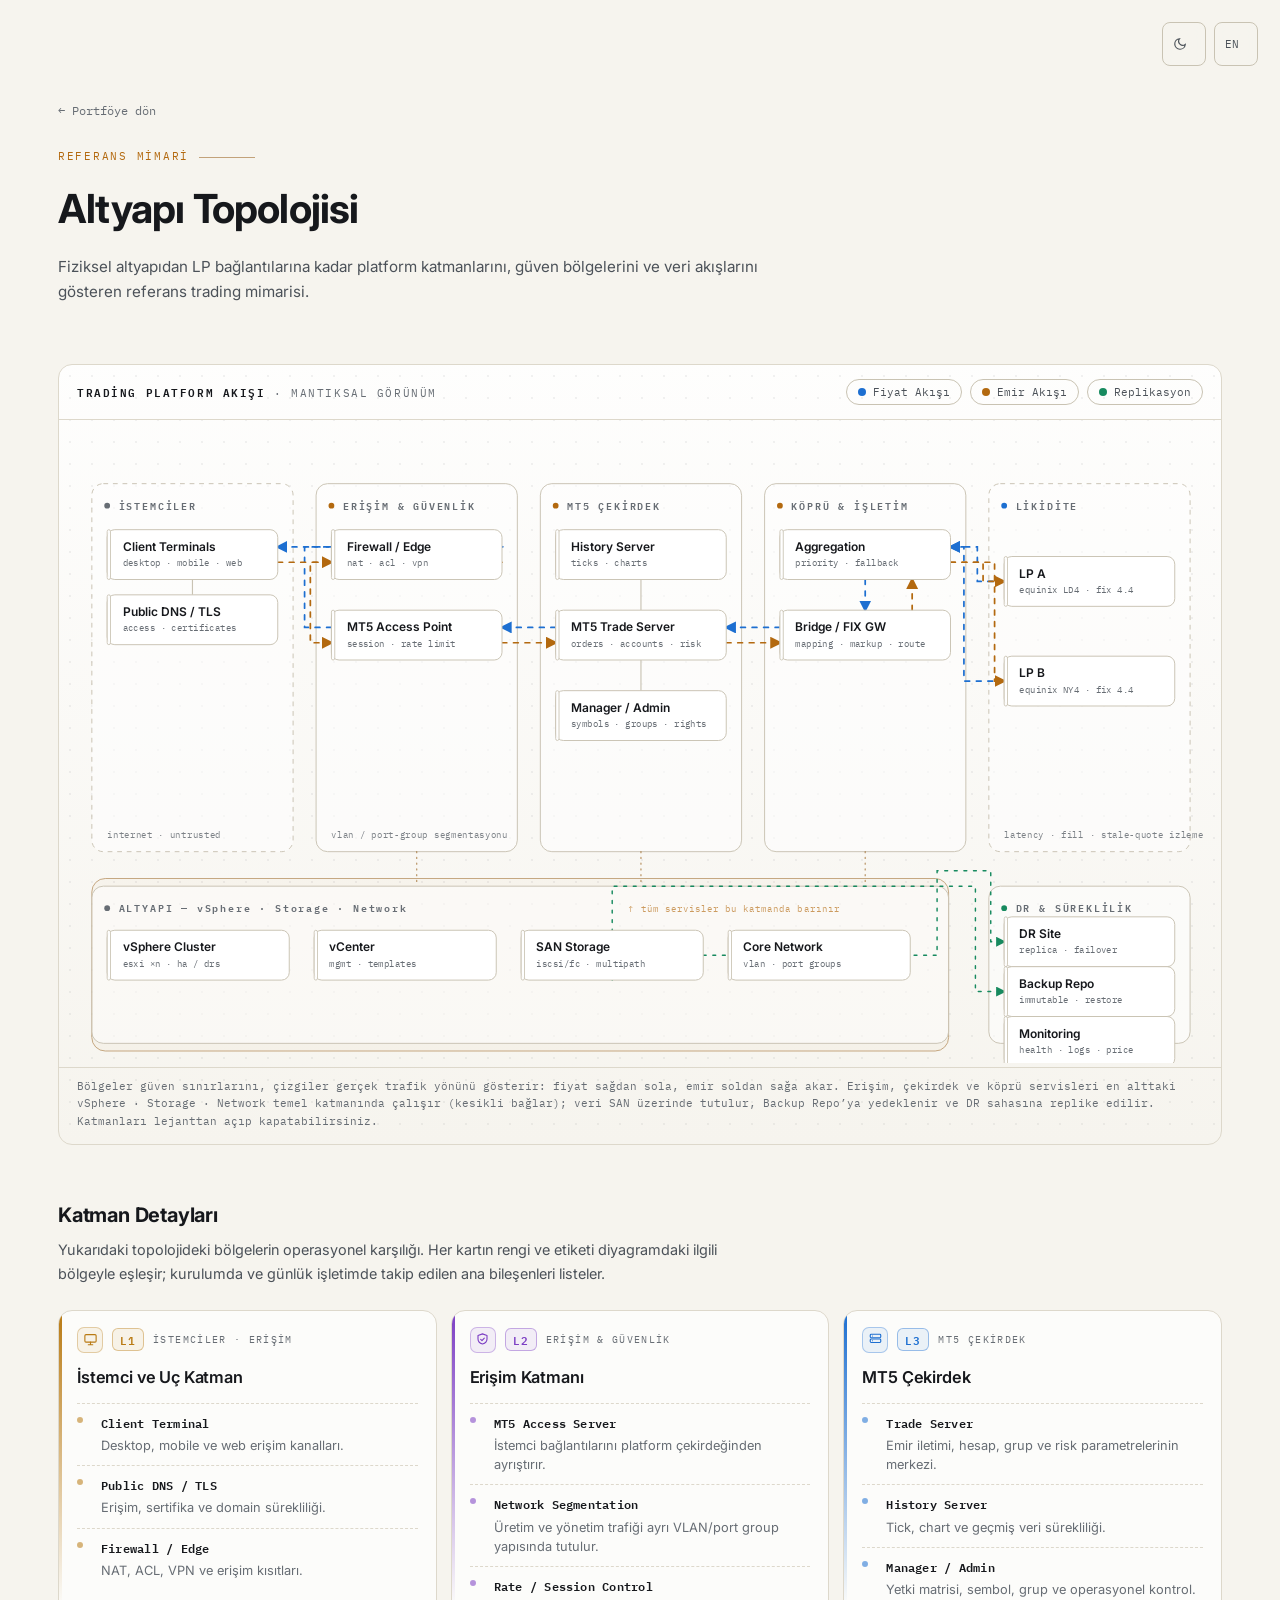
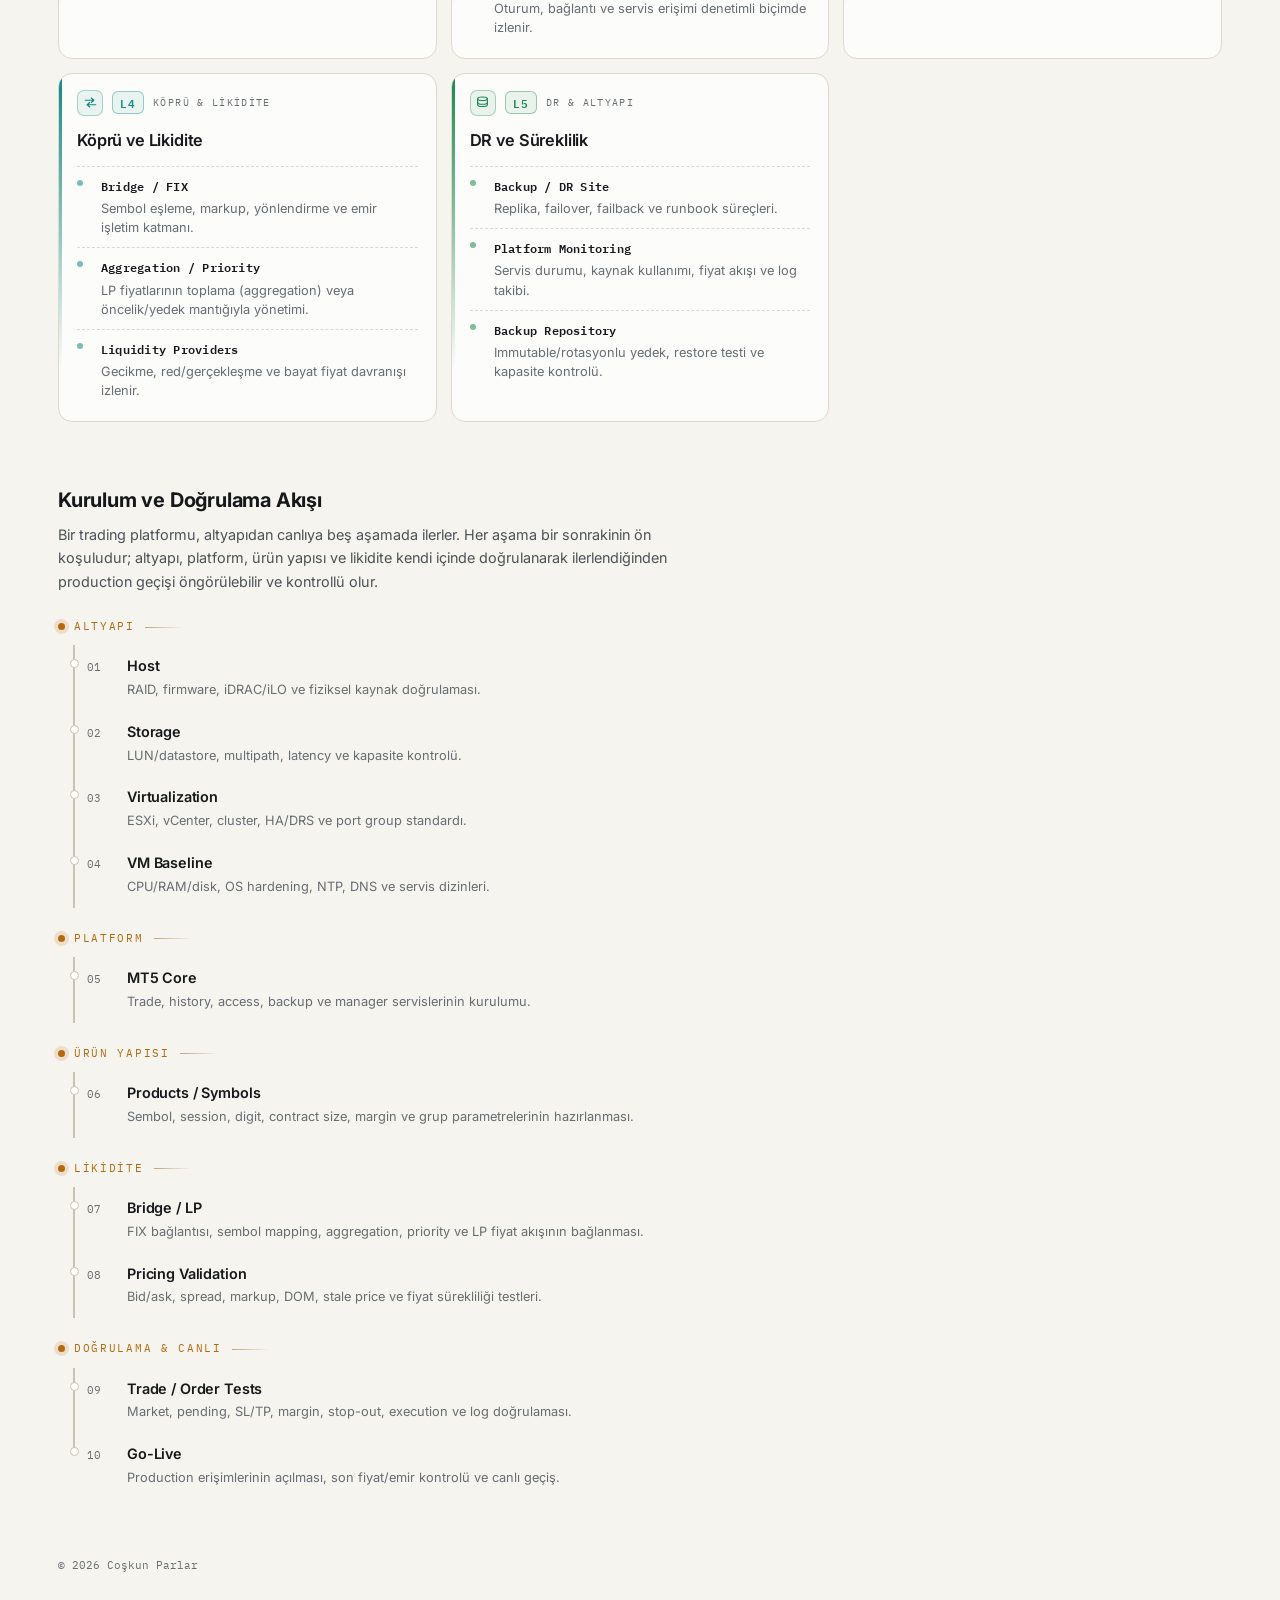
<file: topology.html>
<!DOCTYPE html>

<html lang="tr">
<head>
<meta charset="utf-8"/>
<meta content="width=device-width, initial-scale=1.0" name="viewport"/>
<meta content="Coşkun Parlar — Uçtan uca trading altyapısı referans topolojisi ve kurulum-doğrulama akışı." name="description"/>
<title>Altyapı Topolojisi — Coşkun Parlar</title>
<link href="https://coskunparlar.github.io/topology.html" rel="canonical"/>
<link href="data:image/svg+xml,&lt;svg%20xmlns='http://www.w3.org/2000/svg'%20viewBox='0%200%2064%2064'&gt;&lt;rect%20width='64'%20height='64'%20rx='14'%20fill='%230a0c10'/&gt;&lt;path%20d='M32%2030%2018%2019M32%2030%2046%2019M32%2030v17'%20stroke='%23f0a940'%20stroke-width='3'%20stroke-linecap='round'/&gt;&lt;circle%20cx='18'%20cy='19'%20r='5.5'%20fill='%23f0a940'/&gt;&lt;circle%20cx='46'%20cy='19'%20r='5.5'%20fill='%23f0a940'/&gt;&lt;circle%20cx='32'%20cy='47'%20r='5.5'%20fill='%23f0a940'/&gt;&lt;circle%20cx='32'%20cy='30'%20r='7'%20fill='%23e9e6dd'/&gt;&lt;/svg&gt;" rel="icon" type="image/svg+xml"/>
<meta content="#0a0c10" media="(prefers-color-scheme: dark)" name="theme-color"/>
<meta content="#f6f4ee" media="(prefers-color-scheme: light)" name="theme-color"/>
<meta content="website" property="og:type"/>
<meta content="Coşkun Parlar" property="og:site_name"/>
<meta content="https://coskunparlar.github.io/topology.html" property="og:url"/>
<meta content="Altyapı Topolojisi — Coşkun Parlar" property="og:title"/>
<meta content="Fiziksel altyapıdan LP bağlantılarına uzanan referans trading mimarisi ve kurulum-doğrulama akışı." property="og:description"/>
<meta content="https://coskunparlar.github.io/img/photo.jpg" property="og:image"/>
<meta content="summary" name="twitter:card"/>
<meta content="Altyapı Topolojisi — Coşkun Parlar" name="twitter:title"/>
<meta content="Fiziksel altyapıdan LP bağlantılarına uzanan referans trading mimarisi ve kurulum-doğrulama akışı." name="twitter:description"/>
<meta content="https://coskunparlar.github.io/img/photo.jpg" name="twitter:image"/>
<link href="https://fonts.googleapis.com" rel="preconnect"/>
<link crossorigin="" href="https://fonts.gstatic.com" rel="preconnect"/>
<link href="https://fonts.googleapis.com/css2?family=Inter:wght@400;500;600;700&amp;family=IBM+Plex+Mono:wght@400;500;600&amp;display=swap" rel="stylesheet"/>
<link href="shared.css" rel="stylesheet"/>
<style>
  :root{
      
      
     
     
    --blue:#4da3ff; --green:#35c48f;
    --grid:rgba(233,230,221,.05);
    
    
    
    
  }
  body.light-mode{
      
      
     
     
    --blue:#1d6fd1; --green:#178a5f;
    --grid:rgba(29,34,43,.06);
  }
  *{margin:0;padding:0;box-sizing:border-box}
  html{scroll-behavior:smooth}
  body{background:var(--ink);color:var(--text);font-family:var(--font-body);font-size:16px;line-height:1.65;-webkit-font-smoothing:antialiased;transition:background .3s var(--ease),color .3s var(--ease)}
  a{color:inherit;text-decoration:none}

  .corner-controls{position:fixed;top:22px;right:22px;display:flex;gap:8px;z-index:60}
  .ctrl-btn{display:flex;align-items:center;gap:6px;background:color-mix(in srgb,var(--ink) 82%,transparent);backdrop-filter:blur(10px);border:1px solid var(--border-2);border-radius:8px;color:var(--text-dim);font-family:var(--font-mono);font-size:.7rem;padding:7px 10px;cursor:pointer;transition:color .2s,border-color .2s}
  .ctrl-btn:hover{color:var(--amber);border-color:var(--amber-dim)}
  .ctrl-btn svg{width:14px;height:14px;stroke:currentColor}
  :focus-visible{outline:2px solid var(--amber);outline-offset:2px;border-radius:4px}
  .progress{position:fixed;top:0;left:0;height:2px;width:0;background:linear-gradient(90deg,var(--amber),var(--amber-dim));z-index:200;transition:width .12s linear}

  .wrap{max-width:1220px;margin:0 auto;padding:0 28px}
  header.top{padding:96px 0 30px}
  .back-link{font-family:var(--font-mono);font-size:.72rem;color:var(--text-mute);transition:color .2s}
  .back-link:hover{color:var(--amber)}
  .kicker{display:flex;align-items:center;gap:10px;font-family:var(--font-mono);font-size:.68rem;letter-spacing:.16em;text-transform:uppercase;color:var(--amber);margin:26px 0 10px}
  .kicker::after{content:'';height:1px;width:56px;background:var(--amber-dim);opacity:.5}
  h1{font-family:var(--font-display);font-weight:700;font-size:clamp(1.7rem,3.4vw,2.5rem);letter-spacing:-.02em}
  .lede{max-width:70ch;color:var(--text-dim);font-size:.95rem;margin-top:12px}

  /* ---------- diagram stage ---------- */
  .stage{margin-top:30px;border:1px solid var(--border);border-radius:14px;background:
      radial-gradient(var(--grid) 1px,transparent 1px) 0 0/22px 22px,
      linear-gradient(180deg,color-mix(in srgb,var(--panel) 88%,transparent),color-mix(in srgb,var(--ink) 92%,transparent));
    overflow:hidden}
  .stage-bar{display:flex;flex-wrap:wrap;align-items:center;gap:10px;padding:14px 18px;border-bottom:1px solid var(--border)}
  .stage-title{font-family:var(--font-mono);font-size:.7rem;letter-spacing:.14em;text-transform:uppercase;color:var(--text-mute)}
  .stage-title b{color:var(--text);font-weight:600}
  .flow-toggles{display:flex;gap:8px;margin-left:auto;flex-wrap:wrap}
  .flow-btn{display:flex;align-items:center;gap:7px;font-family:var(--font-mono);font-size:.66rem;color:var(--text-dim);background:transparent;border:1px solid var(--border-2);border-radius:99px;padding:5px 11px;cursor:pointer;transition:all .2s var(--ease)}
  .flow-btn .dot{width:8px;height:8px;border-radius:50%}
  .flow-btn[data-flow="price"] .dot{background:var(--blue)}
  .flow-btn[data-flow="order"] .dot{background:var(--amber)}
  .flow-btn[data-flow="repl"]  .dot{background:var(--green)}
  .flow-btn[aria-pressed="false"]{opacity:.38}
  .flow-btn:hover{border-color:var(--amber-dim);color:var(--text)}

  .diagram-scroll{overflow-x:auto;padding:10px 6px 4px}
  .diagram-scroll svg{display:block;min-width:1040px;width:100%;height:auto}
  .scroll-hint{display:none;font-family:var(--font-mono);font-size:.62rem;color:var(--text-mute);text-align:center;padding:0 0 10px}
  @media (max-width:1080px){ .scroll-hint{display:block} }
  .caption{font-family:var(--font-mono);font-size:.66rem;color:var(--text-mute);padding:10px 18px 14px;border-top:1px solid var(--border)}

  /* ---- svg pieces ---- */
  svg text{font-family:var(--font-mono)}
  .zone{fill:color-mix(in srgb,var(--panel) 55%,transparent);stroke:var(--border-2);rx:12}
  .zone.ext{stroke-dasharray:5 5}
  .zone-title{fill:var(--text-mute);font-size:10.5px;letter-spacing:.18em;font-weight:600}
  .zone-tag{fill:var(--text-mute);font-size:9px;letter-spacing:.08em;opacity:.85}
  .node rect{fill:var(--panel);stroke:var(--border-2);transition:stroke .2s}
  .node:hover rect{stroke:var(--amber);filter:drop-shadow(0 0 6px color-mix(in srgb,var(--amber) 45%,transparent))}
  .node .t{fill:var(--text);font-family:var(--font-display);font-size:12.5px;font-weight:600}
  .node .s{fill:var(--text-mute);font-size:9px;letter-spacing:.05em}
  .node .ic{stroke:var(--amber);fill:none;stroke-width:1.5;stroke-linecap:round;stroke-linejoin:round}
  .chip rect{fill:color-mix(in srgb,var(--panel-2) 80%,transparent);stroke:var(--border)}
  .link{stroke:var(--border-2);stroke-width:1.2;fill:none}
  .hosted{stroke:var(--amber-dim);stroke-width:1.3;fill:none;stroke-dasharray:1 5;stroke-linecap:round;opacity:.6}
  .foundation{fill:color-mix(in srgb,var(--amber) 6%,transparent);stroke:var(--amber-dim);stroke-width:1;opacity:.5}
  .found-label{fill:var(--amber);font-family:var(--font-mono);font-size:9px;letter-spacing:.12em;opacity:.65}
  .flow{fill:none;stroke-width:1.8;stroke-linecap:round;stroke-dasharray:5 7;stroke-dashoffset:0;will-change:stroke-dashoffset}
  .flow-price{stroke:var(--blue);marker-end:url(#arr-price)}
  .flow-order{stroke:var(--amber);marker-end:url(#arr-order)}
  .flow-repl{stroke:var(--green);stroke-width:1.5;stroke-dasharray:3 7;marker-end:url(#arr-repl)}
  @keyframes dashmove{from{stroke-dashoffset:0}to{stroke-dashoffset:-24}}
  @keyframes dashmove-slow{from{stroke-dashoffset:0}to{stroke-dashoffset:-20}}
  .flow-price,.flow-order{animation:dashmove 1.1s linear infinite}
  .flow-repl{animation:dashmove-slow 2.4s linear infinite}
  .pulse{fill:var(--blue)}
  .pulse circle:last-child{animation:ping 2.2s var(--ease) infinite;transform-origin:center;fill:none;stroke:var(--blue)}
  @keyframes ping{0%{opacity:.8;stroke-width:2;r:3}100%{opacity:0;stroke-width:.5;r:9}}
  .hide-price .flow-price,.hide-price .pulse{display:none}
  .hide-order .flow-order{display:none}
  .hide-repl  .flow-repl{display:none}
  @media (prefers-reduced-motion: reduce){
    /* Akış yönü bilgi taşıdığı için akış çizgileri bilinçli olarak açık bırakıldı
       (bu satır kaldırılırsa "hareket azaltma" açık cihazlarda akış yeniden donar).
       Sadece dekoratif nabız efekti ve anlık kaydırma sadeleştirildi. */
    .pulse circle:last-child{animation:none;opacity:0}
    html{scroll-behavior:auto}
  }

  /* ---------- layers ---------- */
  section.block{padding:54px 0 8px}
  .block-head{display:flex;align-items:baseline;gap:14px;margin-bottom:6px}
  h2{font-family:var(--font-display);font-weight:700;font-size:1.25rem;letter-spacing:-.01em}
  .block-copy{max-width:74ch;color:var(--text-dim);font-size:.9rem;margin-bottom:24px}
  .layers{display:grid;grid-template-columns:repeat(auto-fit,minmax(300px,1fr));gap:14px}
  .layer{border:1px solid var(--border);border-radius:14px;background:color-mix(in srgb,var(--panel) 72%,transparent);padding:0 18px 10px;position:relative;overflow:hidden;transition:border-color .25s var(--ease),transform .25s var(--ease)}
  .layer::before{content:'';position:absolute;inset:0 auto 0 0;width:3px;background:linear-gradient(180deg,var(--accent),transparent 85%)}
  .layer:hover{border-color:color-mix(in srgb,var(--accent) 55%,var(--border));transform:translateY(-2px)}
  .layer.tone-l1{--accent:#f0a940}
  .layer.tone-l2{--accent:#c98bff}
  .layer.tone-l3{--accent:#4da3ff}
  .layer.tone-l4{--accent:#2fd4c4}
  .layer.tone-l5{--accent:#4bd07f}
  body.light-mode .layer.tone-l1{--accent:#b97a13}
  body.light-mode .layer.tone-l2{--accent:#7d3fc4}
  body.light-mode .layer.tone-l3{--accent:#1d6fd1}
  body.light-mode .layer.tone-l4{--accent:#0f8a80}
  body.light-mode .layer.tone-l5{--accent:#178a4e}
  .layer-head{display:flex;align-items:center;gap:9px;padding:16px 0 0}
  .layer-ico{display:flex;align-items:center;justify-content:center;width:26px;height:26px;border-radius:7px;color:var(--accent);border:1px solid color-mix(in srgb,var(--accent) 32%,transparent);background:color-mix(in srgb,var(--accent) 8%,transparent);transition:background .2s var(--ease),transform .2s var(--ease)}
  .layer-ico svg{width:15px;height:15px}
  .layer:hover .layer-ico{background:color-mix(in srgb,var(--accent) 16%,transparent);transform:scale(1.06)}
  .layer-idx{font-family:var(--font-mono);font-size:.66rem;font-weight:600;color:var(--accent);letter-spacing:.1em;padding:2px 7px;border:1px solid color-mix(in srgb,var(--accent) 40%,transparent);border-radius:6px;background:color-mix(in srgb,var(--accent) 8%,transparent)}
  .layer-zone{font-family:var(--font-mono);font-size:.6rem;letter-spacing:.14em;text-transform:uppercase;color:var(--text-mute)}
  .layer h3{font-family:var(--font-display);font-size:1.02rem;font-weight:600;letter-spacing:-.01em;margin:11px 0 12px}
  .lnode{display:grid;grid-template-columns:14px 1fr;gap:10px;padding:10px 0;border-top:1px dashed var(--border)}
  .lnode-dot{width:6px;height:6px;border-radius:50%;margin-top:6px;background:var(--accent);opacity:.55;transition:opacity .2s var(--ease)}
  .layer:hover .lnode-dot{opacity:.9}
  .lnode b{display:block;font-family:var(--font-mono);font-size:.73rem;font-weight:600;color:var(--text);letter-spacing:.02em}
  .lnode span{display:block;font-size:.8rem;color:var(--text-mute);margin-top:3px;line-height:1.5}

  /* ---------- sequence ---------- */
  .seq{margin-top:10px;position:relative;max-width:720px}
  .phase-label{display:flex;align-items:center;gap:9px;margin:22px 0 10px;font-family:var(--font-mono);font-size:.66rem;letter-spacing:.16em;text-transform:uppercase;color:var(--amber)}
  .phase-label:first-child{margin-top:0}
  .phase-dot{width:7px;height:7px;border-radius:50%;background:var(--amber);box-shadow:0 0 0 4px color-mix(in srgb,var(--amber) 16%,transparent)}
  .phase-txt::after{content:'';display:inline-block;vertical-align:middle;margin-left:10px;width:38px;height:1px;background:linear-gradient(90deg,var(--amber-dim),transparent);opacity:.5}
  .step{position:relative;display:grid;grid-template-columns:26px 40px 1fr;align-items:start;padding:9px 0;margin-left:3px}
  .step-rail{position:relative;display:flex;justify-content:center;align-self:stretch}
  .step-rail::before{content:'';position:absolute;top:-9px;bottom:-9px;width:1.5px;background:var(--border-2)}
  .step:last-child .step-rail::before{bottom:auto;height:22px}
  .step-node{position:relative;z-index:1;width:9px;height:9px;border-radius:50%;margin-top:5px;background:var(--panel);border:1.5px solid var(--border-2);transition:all .2s var(--ease)}
  .step:hover .step-node{border-color:var(--amber);background:var(--amber);box-shadow:0 0 0 4px color-mix(in srgb,var(--amber) 18%,transparent)}
  .step-num{font-family:var(--font-mono);font-size:.7rem;color:var(--text-mute);padding-top:4px;transition:color .2s var(--ease)}
  .step:hover .step-num{color:var(--amber)}
  .step-body{padding-bottom:2px}
  .step-body b{display:block;font-family:var(--font-display);font-size:.9rem;font-weight:600;letter-spacing:-.01em}
  .step-body span{display:block;font-size:.8rem;color:var(--text-mute);line-height:1.55;margin-top:2px}

  footer{padding:50px 0 34px}
  .footer-line{font-family:var(--font-mono);font-size:.66rem;color:var(--text-mute)}

  @media print{
    .corner-controls,.back-link,.flow-toggles,.scroll-hint,.progress{display:none !important}
    body.dark-mode,body.light-mode{--blue:#1d4f8f;--green:#1e6e4e;--grid:transparent}
    body{background:#fff !important;color:#000 !important}
    .flow-price,.flow-order,.flow-repl{animation:none}
    .stage{break-inside:avoid}
  }
</style>
</head>
<body>
<script>
/* Tema, ilk boyamadan önce uygulanır (açılış flaşını önler; kayıt yoksa sistem tercihi kullanılır). */
(function(){
  var t = null;
  try { t = localStorage.getItem('theme'); } catch (e) {}
  if (t !== 'light-mode' && t !== 'dark-mode') {
    t = (window.matchMedia && window.matchMedia('(prefers-color-scheme: light)').matches) ? 'light-mode' : 'dark-mode';
  }
  document.body.className = t;
})();
</script>
<div aria-hidden="true" class="progress" id="progress"></div>
<div class="corner-controls">
<button aria-label="Temayı değiştir" class="ctrl-btn" id="theme-toggle" title="Temayı değiştir">
<svg aria-hidden="true" fill="none" focusable="false" id="icon-sun" stroke="currentColor" stroke-width="2" viewbox="0 0 24 24"><circle cx="12" cy="12" r="4"></circle><path d="M12 2v2m0 16v2M4.9 4.9l1.4 1.4m11.4 11.4 1.4 1.4M2 12h2m16 0h2M4.9 19.1l1.4-1.4M17.7 6.3l1.4-1.4"></path></svg>
<svg aria-hidden="true" fill="none" focusable="false" id="icon-moon" stroke="currentColor" stroke-width="2" style="display:none" viewbox="0 0 24 24"><path d="M21 12.8A9 9 0 1 1 11.2 3a7 7 0 0 0 9.8 9.8z"></path></svg>
</button>
<button aria-label="Switch to English" class="ctrl-btn" id="lang-toggle" title="Dili değiştir / Switch language"><span id="lang-text">EN</span></button>
</div>
<div class="wrap">
<header class="top">
<a class="back-link" href="index.html" id="back-link">← Portföye dön</a>
<div class="kicker" id="kicker">Referans Mimari</div>
<h1 id="page-title">Altyapı Topolojisi</h1>
<p class="lede" id="page-lede">Fiziksel altyapıdan LP bağlantılarına kadar platform katmanlarını, güven bölgelerini ve veri akışlarını gösteren referans trading mimarisi.</p>
</header>
<!-- ==================== TOPOLOGY STAGE ==================== -->
<div class="stage">
<div class="stage-bar">
<div class="stage-title"><b id="stage-title">Trading Platform Akışı</b> <span id="stage-sub">· logical view</span></div>
<div aria-label="Akış katmanları" class="flow-toggles" id="flow-toggles" role="group">
<button aria-pressed="true" class="flow-btn" data-flow="price"><span class="dot"></span><span class="fl" id="fl-price">Fiyat Akışı</span></button>
<button aria-pressed="true" class="flow-btn" data-flow="order"><span class="dot"></span><span class="fl" id="fl-order">Emir Akışı</span></button>
<button aria-pressed="true" class="flow-btn" data-flow="repl"><span class="dot"></span><span class="fl" id="fl-repl">Replikasyon</span></button>
</div>
</div>
<div class="diagram-scroll" id="diagram-wrap">
<svg aria-label="Trading altyapısı topolojisi" id="topology-figure" role="group" viewbox="0 0 1200 660" xmlns="http://www.w3.org/2000/svg"><defs><marker id="arr-price" markerheight="7" markerwidth="7" orient="auto-start-reverse" refx="8" refy="5" viewbox="0 0 10 10"><path d="M0 0L10 5L0 10z" fill="var(--blue)"></path></marker><marker id="arr-order" markerheight="7" markerwidth="7" orient="auto-start-reverse" refx="8" refy="5" viewbox="0 0 10 10"><path d="M0 0L10 5L0 10z" fill="var(--amber)"></path></marker><marker id="arr-repl" markerheight="7" markerwidth="7" orient="auto-start-reverse" refx="8" refy="5" viewbox="0 0 10 10"><path d="M0 0L10 5L0 10z" fill="var(--green)"></path></marker></defs><rect class="zone ext" height="384" rx="12" width="210" x="28" y="56"></rect><circle cx="44" cy="79" fill="var(--text-mute)" r="3"></circle><text class="zone-title" data-i18n="zClients" x="56" y="83">İSTEMCİLER</text><text class="zone-tag" data-i18n="tUntrusted" x="44" y="426">internet · untrusted</text><rect class="zone" height="384" rx="12" width="210" x="262" y="56"></rect><circle cx="278" cy="79" fill="var(--amber)" r="3"></circle><text class="zone-title" data-i18n="zEdge" x="290" y="83">ERİŞİM &amp; GÜVENLİK</text><text class="zone-tag" data-i18n="tVlan" x="278" y="426">vlan / port-group</text><rect class="zone" height="384" rx="12" width="210" x="496" y="56"></rect><circle cx="512" cy="79" fill="var(--amber)" r="3"></circle><text class="zone-title" data-i18n="zCore" x="524" y="83">MT5 ÇEKİRDEK</text><rect class="zone" height="384" rx="12" width="210" x="730" y="56"></rect><circle cx="746" cy="79" fill="var(--amber)" r="3"></circle><text class="zone-title" data-i18n="zExec" x="758" y="83">KÖPRÜ &amp; İŞLETİM</text><rect class="zone ext" height="384" rx="12" width="210" x="964" y="56"></rect><circle cx="980" cy="79" fill="var(--blue)" r="3"></circle><text class="zone-title" data-i18n="zLiq" x="992" y="83">LİKİDİTE</text><text class="zone-tag" data-i18n="tQuote" x="980" y="426">latency · fill · stale-quote</text><rect class="foundation" height="180" rx="14" width="894" x="28" y="468"></rect><rect class="zone" height="164" rx="12" width="894" x="28" y="476"></rect><circle cx="44" cy="499" fill="var(--text-mute)" r="3"></circle><text class="zone-title" data-i18n="zInfra" x="56" y="503">ALTYAPI — vSphere · Storage · Network</text><text class="found-label" data-i18n="zFoundation" x="588" y="503">↑ tüm servisler bu katmanda barınır</text><rect class="zone" height="164" rx="12" width="210" x="964" y="476"></rect><circle cx="980" cy="499" fill="var(--green)" r="3"></circle><text class="zone-title" data-i18n="zDr" x="992" y="503">DR &amp; SÜREKLİLİK</text><path class="link" d="M601 188 L601 156"></path><path class="link" d="M601 272 L601 240"></path><path class="link" d="M133 172 L133 156"></path><path class="hosted" d="M367 440 L367 476"></path><path class="hosted" d="M601 440 L601 476"></path><path class="hosted" d="M835 440 L835 476"></path><path class="flow flow-price" d="M980 158 L952 158 L952 122 L924 122" marker-end="url(#arr-price)"></path><path class="flow flow-price" d="M980 262 L938 262 L938 122 L924 122" marker-end="url(#arr-price)"></path><path class="flow flow-price" d="M835 156 L835 188" marker-end="url(#arr-price)"></path><path class="flow flow-price" d="M746 206 L718 206 L718 206 L690 206" marker-end="url(#arr-price)"></path><path class="flow flow-price" d="M512 206 L484 206 L484 206 L456 206" marker-end="url(#arr-price)"></path><path class="flow flow-price" d="M278 206 L250 206 L250 122 L456 122" marker-end="url(#arr-price)"></path><path class="flow flow-price" d="M278 122 L234 122 L234 122 L222 122" marker-end="url(#arr-price)"></path><path class="flow flow-order" d="M222 138 L240 138 L240 138 L278 138" marker-end="url(#arr-order)"></path><path class="flow flow-order" d="M456 138 L256 138 L256 222 L278 222" marker-end="url(#arr-order)"></path><path class="flow flow-order" d="M456 222 L490 222 L490 222 L512 222" marker-end="url(#arr-order)"></path><path class="flow flow-order" d="M690 222 L724 222 L724 222 L746 222" marker-end="url(#arr-order)"></path><path class="flow flow-order" d="M884 188 L884 156" marker-end="url(#arr-order)"></path><path class="flow flow-order" d="M924 138 L958 138 L958 158 L980 158" marker-end="url(#arr-order)"></path><path class="flow flow-order" d="M924 138 L970 138 L970 262 L980 262" marker-end="url(#arr-order)"></path><path class="flow flow-repl" d="M571 574 L571 476 L950 476 L950 586 L980 586" marker-end="url(#arr-repl)"></path><path class="flow flow-repl" d="M666 548 L910 548 L910 460 L966 460 L966 534 L980 534" marker-end="url(#arr-repl)"></path><g class="node"><title>Client Terminals — desktop · mobile · web</title><rect height="52" rx="8" width="178" x="44" y="104"></rect><rect fill="var(--text-mute)" height="52" opacity=".9" rx="2" width="3.5" x="44" y="104"></rect><text class="t" x="60" y="126">Client Terminals</text><text class="s" x="60" y="142">desktop · mobile · web</text></g><g class="node"><title>Public DNS / TLS — access · certificates</title><rect height="52" rx="8" width="178" x="44" y="172"></rect><rect fill="var(--text-mute)" height="52" opacity=".9" rx="2" width="3.5" x="44" y="172"></rect><text class="t" x="60" y="194">Public DNS / TLS</text><text class="s" x="60" y="210">access · certificates</text></g><g class="node"><title>Firewall / Edge — nat · acl · vpn</title><rect height="52" rx="8" width="178" x="278" y="104"></rect><rect fill="var(--amber)" height="52" opacity=".9" rx="2" width="3.5" x="278" y="104"></rect><text class="t" x="294" y="126">Firewall / Edge</text><text class="s" x="294" y="142">nat · acl · vpn</text></g><g class="node"><title>MT5 Access Point — session · rate limit</title><rect height="52" rx="8" width="178" x="278" y="188"></rect><rect fill="var(--amber)" height="52" opacity=".9" rx="2" width="3.5" x="278" y="188"></rect><text class="t" x="294" y="210">MT5 Access Point</text><text class="s" x="294" y="226">session · rate limit</text></g><g class="node"><title>History Server — ticks · charts</title><rect height="52" rx="8" width="178" x="512" y="104"></rect><rect fill="var(--amber)" height="52" opacity=".9" rx="2" width="3.5" x="512" y="104"></rect><text class="t" x="528" y="126">History Server</text><text class="s" x="528" y="142">ticks · charts</text></g><g class="node"><title>MT5 Trade Server — orders · accounts · risk</title><rect height="52" rx="8" width="178" x="512" y="188"></rect><rect fill="var(--amber)" height="52" opacity=".9" rx="2" width="3.5" x="512" y="188"></rect><text class="t" x="528" y="210">MT5 Trade Server</text><text class="s" x="528" y="226">orders · accounts · risk</text></g><g class="node"><title>Manager / Admin — symbols · groups · rights</title><rect height="52" rx="8" width="178" x="512" y="272"></rect><rect fill="var(--amber)" height="52" opacity=".9" rx="2" width="3.5" x="512" y="272"></rect><text class="t" x="528" y="294">Manager / Admin</text><text class="s" x="528" y="310">symbols · groups · rights</text></g><g class="node"><title>Aggregation — priority · fallback</title><rect height="52" rx="8" width="178" x="746" y="104"></rect><rect fill="var(--amber)" height="52" opacity=".9" rx="2" width="3.5" x="746" y="104"></rect><text class="t" x="762" y="126">Aggregation</text><text class="s" x="762" y="142">priority · fallback</text></g><g class="node"><title>Bridge / FIX GW — mapping · markup · route</title><rect height="52" rx="8" width="178" x="746" y="188"></rect><rect fill="var(--amber)" height="52" opacity=".9" rx="2" width="3.5" x="746" y="188"></rect><text class="t" x="762" y="210">Bridge / FIX GW</text><text class="s" x="762" y="226">mapping · markup · route</text></g><g class="node"><title>LP A — equinix LD4 · fix 4.4</title><rect height="52" rx="8" width="178" x="980" y="132"></rect><rect fill="var(--blue)" height="52" opacity=".9" rx="2" width="3.5" x="980" y="132"></rect><text class="t" x="996" y="154">LP A</text><text class="s" x="996" y="170">equinix LD4 · fix 4.4</text></g><g class="node"><title>LP B — equinix NY4 · fix 4.4</title><rect height="52" rx="8" width="178" x="980" y="236"></rect><rect fill="var(--blue)" height="52" opacity=".9" rx="2" width="3.5" x="980" y="236"></rect><text class="t" x="996" y="258">LP B</text><text class="s" x="996" y="274">equinix NY4 · fix 4.4</text></g><g class="node"><title>vSphere Cluster — esxi ×n · ha / drs</title><rect height="52" rx="8" width="190" x="44" y="522"></rect><rect fill="var(--text-mute)" height="52" opacity=".9" rx="2" width="3.5" x="44" y="522"></rect><text class="t" x="60" y="544">vSphere Cluster</text><text class="s" x="60" y="560">esxi ×n · ha / drs</text></g><g class="node"><title>vCenter — mgmt · templates</title><rect height="52" rx="8" width="190" x="260" y="522"></rect><rect fill="var(--text-mute)" height="52" opacity=".9" rx="2" width="3.5" x="260" y="522"></rect><text class="t" x="276" y="544">vCenter</text><text class="s" x="276" y="560">mgmt · templates</text></g><g class="node"><title>SAN Storage — iscsi/fc · multipath</title><rect height="52" rx="8" width="190" x="476" y="522"></rect><rect fill="var(--text-mute)" height="52" opacity=".9" rx="2" width="3.5" x="476" y="522"></rect><text class="t" x="492" y="544">SAN Storage</text><text class="s" x="492" y="560">iscsi/fc · multipath</text></g><g class="node"><title>Core Network — vlan · port groups</title><rect height="52" rx="8" width="190" x="692" y="522"></rect><rect fill="var(--text-mute)" height="52" opacity=".9" rx="2" width="3.5" x="692" y="522"></rect><text class="t" x="708" y="544">Core Network</text><text class="s" x="708" y="560">vlan · port groups</text></g><g class="node"><title>DR Site — replica · failover</title><rect height="52" rx="8" width="178" x="980" y="508"></rect><rect fill="var(--green)" height="52" opacity=".9" rx="2" width="3.5" x="980" y="508"></rect><text class="t" x="996" y="530">DR Site</text><text class="s" x="996" y="546">replica · failover</text></g><g class="node"><title>Backup Repo — immutable · restore</title><rect height="52" rx="8" width="178" x="980" y="560"></rect><rect fill="var(--green)" height="52" opacity=".9" rx="2" width="3.5" x="980" y="560"></rect><text class="t" x="996" y="582">Backup Repo</text><text class="s" x="996" y="598">immutable · restore</text></g><g class="node"><title>Monitoring — health · logs · price</title><rect height="52" rx="8" width="178" x="980" y="612"></rect><rect fill="var(--green)" height="52" opacity=".9" rx="2" width="3.5" x="980" y="612"></rect><text class="t" x="996" y="634">Monitoring</text><text class="s" x="996" y="650">health · logs · price</text></g></svg>
</div>
<div class="scroll-hint" id="scroll-hint">← diyagramı yana kaydır →</div>
<div class="caption" id="stage-caption">Bölgeler güven sınırlarını, çizgiler gerçek trafik yönünü gösterir: fiyat sağdan sola, emir soldan sağa akar. Erişim, çekirdek ve köprü servisleri en alttaki vSphere · Storage · Network temel katmanında çalışır (kesikli bağlar); veri SAN üzerinde tutulur, Backup Repo’ya yedeklenir ve DR sahasına replike edilir. Katmanları lejanttan açıp kapatabilirsiniz.</div>
</div>
<!-- ==================== LAYERS ==================== -->
<section class="block">
<div class="block-head"><h2 id="layers-title">Katman Detayları</h2></div>
<p class="block-copy" id="layers-copy">Yukarıdaki topolojideki bölgelerin operasyonel karşılığı. Her kartın rengi ve etiketi diyagramdaki ilgili bölgeyle eşleşir; kurulumda ve günlük işletimde takip edilen ana bileşenleri listeler.</p>
<div class="layers" id="layers"><div class="layer tone-l1"><div class="layer-head"><span class="layer-ico"><svg aria-hidden="true" fill="none" focusable="false" stroke="currentColor" stroke-linecap="round" stroke-linejoin="round" stroke-width="1.5" viewbox="0 0 20 20"><rect height="10" rx="1.5" width="15" x="2.5" y="3.5"></rect><path d="M7 17h6M10 13.5V17"></path></svg></span><span class="layer-idx">L1</span><span class="layer-zone">İstemciler · Erişim</span></div><h3>İstemci ve Uç Katman</h3><div class="lnode"><span class="lnode-dot"></span><div><b>Client Terminal</b><span>Desktop, mobile ve web erişim kanalları.</span></div></div><div class="lnode"><span class="lnode-dot"></span><div><b>Public DNS / TLS</b><span>Erişim, sertifika ve domain sürekliliği.</span></div></div><div class="lnode"><span class="lnode-dot"></span><div><b>Firewall / Edge</b><span>NAT, ACL, VPN ve erişim kısıtları.</span></div></div></div><div class="layer tone-l2"><div class="layer-head"><span class="layer-ico"><svg aria-hidden="true" fill="none" focusable="false" stroke="currentColor" stroke-linecap="round" stroke-linejoin="round" stroke-width="1.5" viewbox="0 0 20 20"><path d="M10 2.5l6 2.2v4.6c0 3.4-2.5 5.6-6 6.7-3.5-1.1-6-3.3-6-6.7V4.7l6-2.2z"></path><path d="M7.6 9.8l1.7 1.7 3.1-3.4"></path></svg></span><span class="layer-idx">L2</span><span class="layer-zone">Erişim &amp; Güvenlik</span></div><h3>Erişim Katmanı</h3><div class="lnode"><span class="lnode-dot"></span><div><b>MT5 Access Server</b><span>İstemci bağlantılarını platform çekirdeğinden ayrıştırır.</span></div></div><div class="lnode"><span class="lnode-dot"></span><div><b>Network Segmentation</b><span>Üretim ve yönetim trafiği ayrı VLAN/port group yapısında tutulur.</span></div></div><div class="lnode"><span class="lnode-dot"></span><div><b>Rate / Session Control</b><span>Oturum, bağlantı ve servis erişimi denetimli biçimde izlenir.</span></div></div></div><div class="layer tone-l3"><div class="layer-head"><span class="layer-ico"><svg aria-hidden="true" fill="none" focusable="false" stroke="currentColor" stroke-linecap="round" stroke-linejoin="round" stroke-width="1.5" viewbox="0 0 20 20"><rect height="4.6" rx="1.2" width="14" x="3" y="3"></rect><rect height="4.6" rx="1.2" width="14" x="3" y="9.4"></rect><path d="M6 5.3h.01M6 11.7h.01"></path></svg></span><span class="layer-idx">L3</span><span class="layer-zone">MT5 Çekirdek</span></div><h3>MT5 Çekirdek</h3><div class="lnode"><span class="lnode-dot"></span><div><b>Trade Server</b><span>Emir iletimi, hesap, grup ve risk parametrelerinin merkezi.</span></div></div><div class="lnode"><span class="lnode-dot"></span><div><b>History Server</b><span>Tick, chart ve geçmiş veri sürekliliği.</span></div></div><div class="lnode"><span class="lnode-dot"></span><div><b>Manager / Admin</b><span>Yetki matrisi, sembol, grup ve operasyonel kontrol.</span></div></div></div><div class="layer tone-l4"><div class="layer-head"><span class="layer-ico"><svg aria-hidden="true" fill="none" focusable="false" stroke="currentColor" stroke-linecap="round" stroke-linejoin="round" stroke-width="1.5" viewbox="0 0 20 20"><path d="M3 7h11M11 4l3.5 3-3.5 3"></path><path d="M17 13H6M9 16l-3.5-3L9 10"></path></svg></span><span class="layer-idx">L4</span><span class="layer-zone">Köprü &amp; Likidite</span></div><h3>Köprü ve Likidite</h3><div class="lnode"><span class="lnode-dot"></span><div><b>Bridge / FIX</b><span>Sembol eşleme, markup, yönlendirme ve emir işletim katmanı.</span></div></div><div class="lnode"><span class="lnode-dot"></span><div><b>Aggregation / Priority</b><span>LP fiyatlarının toplama (aggregation) veya öncelik/yedek mantığıyla yönetimi.</span></div></div><div class="lnode"><span class="lnode-dot"></span><div><b>Liquidity Providers</b><span>Gecikme, red/gerçekleşme ve bayat fiyat davranışı izlenir.</span></div></div></div><div class="layer tone-l5"><div class="layer-head"><span class="layer-ico"><svg aria-hidden="true" fill="none" focusable="false" stroke="currentColor" stroke-linecap="round" stroke-linejoin="round" stroke-width="1.5" viewbox="0 0 20 20"><ellipse cx="10" cy="5" rx="6.5" ry="2.4"></ellipse><path d="M3.5 5v5c0 1.3 2.9 2.4 6.5 2.4s6.5-1.1 6.5-2.4V5"></path><path d="M3.5 10v3c0 1.3 2.9 2.4 6.5 2.4s6.5-1.1 6.5-2.4v-3"></path></svg></span><span class="layer-idx">L5</span><span class="layer-zone">DR &amp; Altyapı</span></div><h3>DR ve Süreklilik</h3><div class="lnode"><span class="lnode-dot"></span><div><b>Backup / DR Site</b><span>Replika, failover, failback ve runbook süreçleri.</span></div></div><div class="lnode"><span class="lnode-dot"></span><div><b>Platform Monitoring</b><span>Servis durumu, kaynak kullanımı, fiyat akışı ve log takibi.</span></div></div><div class="lnode"><span class="lnode-dot"></span><div><b>Backup Repository</b><span>Immutable/rotasyonlu yedek, restore testi ve kapasite kontrolü.</span></div></div></div></div>
</section>
<!-- ==================== SEQUENCE ==================== -->
<section class="block">
<div class="block-head"><h2 id="seq-title">Kurulum ve Doğrulama Akışı</h2></div>
<p class="block-copy" id="seq-copy">Bir trading platformu, altyapıdan canlıya beş aşamada ilerler. Her aşama bir sonrakinin ön koşuludur; altyapı, platform, ürün yapısı ve likidite kendi içinde doğrulanarak ilerlendiğinden production geçişi öngörülebilir ve kontrollü olur.</p>
<div class="seq" id="seq"><div class="phase-label"><span class="phase-dot"></span><span class="phase-txt">Altyapı</span></div><div class="step"><div class="step-rail"><span class="step-node"></span></div><span class="step-num">01</span><div class="step-body"><b>Host</b><span>RAID, firmware, iDRAC/iLO ve fiziksel kaynak doğrulaması.</span></div></div><div class="step"><div class="step-rail"><span class="step-node"></span></div><span class="step-num">02</span><div class="step-body"><b>Storage</b><span>LUN/datastore, multipath, latency ve kapasite kontrolü.</span></div></div><div class="step"><div class="step-rail"><span class="step-node"></span></div><span class="step-num">03</span><div class="step-body"><b>Virtualization</b><span>ESXi, vCenter, cluster, HA/DRS ve port group standardı.</span></div></div><div class="step"><div class="step-rail"><span class="step-node"></span></div><span class="step-num">04</span><div class="step-body"><b>VM Baseline</b><span>CPU/RAM/disk, OS hardening, NTP, DNS ve servis dizinleri.</span></div></div><div class="phase-label"><span class="phase-dot"></span><span class="phase-txt">Platform</span></div><div class="step"><div class="step-rail"><span class="step-node"></span></div><span class="step-num">05</span><div class="step-body"><b>MT5 Core</b><span>Trade, history, access, backup ve manager servislerinin kurulumu.</span></div></div><div class="phase-label"><span class="phase-dot"></span><span class="phase-txt">Ürün Yapısı</span></div><div class="step"><div class="step-rail"><span class="step-node"></span></div><span class="step-num">06</span><div class="step-body"><b>Products / Symbols</b><span>Sembol, session, digit, contract size, margin ve grup parametrelerinin hazırlanması.</span></div></div><div class="phase-label"><span class="phase-dot"></span><span class="phase-txt">Likidite</span></div><div class="step"><div class="step-rail"><span class="step-node"></span></div><span class="step-num">07</span><div class="step-body"><b>Bridge / LP</b><span>FIX bağlantısı, sembol mapping, aggregation, priority ve LP fiyat akışının bağlanması.</span></div></div><div class="step"><div class="step-rail"><span class="step-node"></span></div><span class="step-num">08</span><div class="step-body"><b>Pricing Validation</b><span>Bid/ask, spread, markup, DOM, stale price ve fiyat sürekliliği testleri.</span></div></div><div class="phase-label"><span class="phase-dot"></span><span class="phase-txt">Doğrulama &amp; Canlı</span></div><div class="step"><div class="step-rail"><span class="step-node"></span></div><span class="step-num">09</span><div class="step-body"><b>Trade / Order Tests</b><span>Market, pending, SL/TP, margin, stop-out, execution ve log doğrulaması.</span></div></div><div class="step"><div class="step-rail"><span class="step-node"></span></div><span class="step-num">10</span><div class="step-body"><b>Go-Live</b><span>Production erişimlerinin açılması, son fiyat/emir kontrolü ve canlı geçiş.</span></div></div></div>
</section>
<footer><div class="footer-line" id="footer-line">© 2026 Coşkun Parlar</div></footer>
</div>
<script>
document.addEventListener('DOMContentLoaded', () => {
  const storage = {
    get(k){ try { return localStorage.getItem(k); } catch (e) { return null; } },
    set(k, v){ try { localStorage.setItem(k, v); } catch (e) {} }
  };

  const content = {
    tr: {
      langBtn:'EN',
      uiTheme:'Temayı değiştir',
      uiLangSwitch:'Switch to English',
      uiDiagram:'Trading altyapısı topolojisi — bölge temelli mantıksal görünüm',
      backLink:"← Portföye dön",
      kicker:'Referans Mimari',
      title:'Altyapı Topolojisi',
      lede:'Fiziksel altyapıdan LP bağlantılarına kadar platform katmanlarını, güven bölgelerini ve veri akışlarını gösteren referans trading mimarisi.',
      stageTitle:'Trading Platform Akışı',
      stageSub:'· mantıksal görünüm',
      stageCaption:'Bölgeler güven sınırlarını, çizgiler gerçek trafik yönünü gösterir: fiyat sağdan sola, emir soldan sağa akar. Erişim, çekirdek ve köprü servisleri en alttaki vSphere · Storage · Network temel katmanında çalışır (kesikli bağlar); veri SAN üzerinde tutulur, Backup Repo’ya yedeklenir ve DR sahasına replike edilir. Katmanları lejanttan açıp kapatabilirsiniz.',
      flPrice:'Fiyat Akışı', flOrder:'Emir Akışı', flRepl:'Replikasyon',
      flowGroup:'Akış katmanları',
      scrollHint:'← diyagramı yana kaydır →',
      zClients:'İSTEMCİLER', zEdge:'ERİŞİM & GÜVENLİK', zCore:'MT5 ÇEKİRDEK', zExec:'KÖPRÜ & İŞLETİM',
      zLiq:'LİKİDİTE', zInfra:'ALTYAPI — vSphere · Storage · Network', zDr:'DR & SÜREKLİLİK',
      zFoundation:'↑ tüm servisler bu katmanda barınır',
      tUntrusted:'internet · untrusted', tVlan:'vlan / port-group segmentasyonu', tQuote:'latency · fill · stale-quote izleme',
      layersTitle:'Katman Detayları',
      layersCopy:'Yukarıdaki topolojideki bölgelerin operasyonel karşılığı. Her kartın rengi ve etiketi diyagramdaki ilgili bölgeyle eşleşir; kurulumda ve günlük işletimde takip edilen ana bileşenleri listeler.',
      layers:[
        {title:'İstemci ve Uç Katman', nodes:[
          ['Client Terminal','Desktop, mobile ve web erişim kanalları.'],
          ['Public DNS / TLS','Erişim, sertifika ve domain sürekliliği.'],
          ['Firewall / Edge','NAT, ACL, VPN ve erişim kısıtları.']
        ]},
        {title:'Erişim Katmanı', nodes:[
          ['MT5 Access Server','İstemci bağlantılarını platform çekirdeğinden ayrıştırır.'],
          ['Network Segmentation','Üretim ve yönetim trafiği ayrı VLAN/port group yapısında tutulur.'],
          ['Rate / Session Control','Oturum, bağlantı ve servis erişimi denetimli biçimde izlenir.']
        ]},
        {title:'MT5 Çekirdek', nodes:[
          ['Trade Server','Emir iletimi, hesap, grup ve risk parametrelerinin merkezi.'],
          ['History Server','Tick, chart ve geçmiş veri sürekliliği.'],
          ['Manager / Admin','Yetki matrisi, sembol, grup ve operasyonel kontrol.']
        ]},
        {title:'Köprü ve Likidite', nodes:[
          ['Bridge / FIX','Sembol eşleme, markup, yönlendirme ve emir işletim katmanı.'],
          ['Aggregation / Priority','LP fiyatlarının toplama (aggregation) veya öncelik/yedek mantığıyla yönetimi.'],
          ['Liquidity Providers','Gecikme, red/gerçekleşme ve bayat fiyat davranışı izlenir.']
        ]},
        {title:'DR ve Süreklilik', nodes:[
          ['Backup / DR Site','Replika, failover, failback ve runbook süreçleri.'],
          ['Platform Monitoring','Servis durumu, kaynak kullanımı, fiyat akışı ve log takibi.'],
          ['Backup Repository','Immutable/rotasyonlu yedek, restore testi ve kapasite kontrolü.']
        ]}
      ],
      sequenceLabel:'Kurulum ve Doğrulama Akışı',
      sequenceCopy:'Bir trading platformu, altyapıdan canlıya beş aşamada ilerler. Her aşama bir sonrakinin ön koşuludur; altyapı, platform, ürün yapısı ve likidite kendi içinde doğrulanarak ilerlendiğinden production geçişi öngörülebilir ve kontrollü olur.',
      sequence:[
        ['Host','RAID, firmware, iDRAC/iLO ve fiziksel kaynak doğrulaması.','Altyapı'],
        ['Storage','LUN/datastore, multipath, latency ve kapasite kontrolü.','Altyapı'],
        ['Virtualization','ESXi, vCenter, cluster, HA/DRS ve port group standardı.','Altyapı'],
        ['VM Baseline','CPU/RAM/disk, OS hardening, NTP, DNS ve servis dizinleri.','Altyapı'],
        ['MT5 Core','Trade, history, access, backup ve manager servislerinin kurulumu.','Platform'],
        ['Products / Symbols','Sembol, session, digit, contract size, margin ve grup parametrelerinin hazırlanması.','Ürün Yapısı'],
        ['Bridge / LP','FIX bağlantısı, sembol mapping, aggregation, priority ve LP fiyat akışının bağlanması.','Likidite'],
        ['Pricing Validation','Bid/ask, spread, markup, DOM, stale price ve fiyat sürekliliği testleri.','Likidite'],
        ['Trade / Order Tests','Market, pending, SL/TP, margin, stop-out, execution ve log doğrulaması.','Doğrulama & Canlı'],
        ['Go-Live','Production erişimlerinin açılması, son fiyat/emir kontrolü ve canlı geçiş.','Doğrulama & Canlı']
      ]
    },
    en: {
      langBtn:'TR',
      uiTheme:'Toggle theme',
      uiLangSwitch:'Türkçeye geç',
      uiDiagram:'Trading infrastructure topology — zone-based logical view',
      backLink:'← Back to Portfolio',
      kicker:'Reference Architecture',
      title:'Infrastructure Topology',
      lede:'A reference trading architecture showing platform layers, trust zones, and data flows from physical infrastructure to LP connectivity.',
      stageTitle:'Trading Platform Flow',
      stageSub:'· logical view',
      stageCaption:'Zones mark trust boundaries; lines follow real traffic direction: prices flow right-to-left, orders left-to-right. The access, core, and bridge services all run on the vSphere · Storage · Network foundation layer below (dashed links); data lives on the SAN, is backed up to the Backup Repo, and replicated to the DR site. Toggle layers from the legend.',
      flPrice:'Price Feed', flOrder:'Order Flow', flRepl:'Replication',
      flowGroup:'Flow layers',
      scrollHint:'← scroll the diagram →',
      zClients:'CLIENTS', zEdge:'ACCESS & SECURITY', zCore:'MT5 CORE', zExec:'BRIDGE & EXECUTION',
      zLiq:'LIQUIDITY', zInfra:'INFRASTRUCTURE — vSphere · Storage · Network', zDr:'DR & CONTINUITY',
      zFoundation:'↑ every service runs on this layer',
      tUntrusted:'internet · untrusted', tVlan:'vlan / port-group segmentation', tQuote:'latency · fill · stale-quote watch',
      layersTitle:'Layer Details',
      layersCopy:'The operational counterpart of the zones in the topology above. Each card\u2019s color and label match its zone in the diagram, listing the main components tracked during deployment and daily operations.',
      layers:[
        {title:'Client & Edge', nodes:[
          ['Client Terminal','Desktop, mobile, and web access channels.'],
          ['Public DNS / TLS','Access, certificate, and domain continuity.'],
          ['Firewall / Edge','NAT, ACL, VPN, and access restrictions.']
        ]},
        {title:'Access Layer', nodes:[
          ['MT5 Access Server','Separates client connections from the platform core.'],
          ['Network Segmentation','Production and management traffic stay on separate VLANs / port groups.'],
          ['Rate / Session Control','Sessions, connections, and service access are monitored under control.']
        ]},
        {title:'MT5 Core', nodes:[
          ['Trade Server','The center for orders, accounts, groups, and risk parameters.'],
          ['History Server','Tick, chart, and historical data continuity.'],
          ['Manager / Admin','Permission matrix, symbols, groups, and operational control.']
        ]},
        {title:'Bridge & Liquidity', nodes:[
          ['Bridge / FIX','Symbol mapping, markup, routing, and execution layer.'],
          ['Aggregation / Priority','LP pricing managed through aggregation or priority/fallback logic.'],
          ['Liquidity Providers','Latency, rejection/fill, and stale-quote behavior are monitored.']
        ]},
        {title:'DR & Continuity', nodes:[
          ['Backup / DR Site','Replica, failover, failback, and runbook processes.'],
          ['Platform Monitoring','Service state, resource usage, price flow, and log monitoring.'],
          ['Backup Repository','Immutable/rotated backup, restore testing, and capacity control.']
        ]}
      ],
      sequenceLabel:'Installation and Validation Flow',
      sequenceCopy:'A trading platform moves from infrastructure to production in five phases. Each phase is a precondition for the next; validating infrastructure, platform, product setup, and liquidity in turn keeps the production cutover predictable and controlled.',
      sequence:[
        ['Host','RAID, firmware, iDRAC/iLO, and physical resource validation.','Infrastructure'],
        ['Storage','LUN/datastore, multipath, latency, and capacity control.','Infrastructure'],
        ['Virtualization','ESXi, vCenter, cluster, HA/DRS, and port-group standard.','Infrastructure'],
        ['VM Baseline','CPU/RAM/disk, OS hardening, NTP, DNS, and service directories.','Infrastructure'],
        ['MT5 Core','Trade, history, access, backup, and manager service deployment.','Platform'],
        ['Products / Symbols','Symbol, session, digit, contract size, margin, and group parameter preparation.','Product Setup'],
        ['Bridge / LP','FIX connection, symbol mapping, aggregation, priority, and LP price-feed connection.','Liquidity'],
        ['Pricing Validation','Bid/ask, spread, markup, DOM, stale-price, and price-continuity testing.','Liquidity'],
        ['Trade / Order Tests','Market, pending, SL/TP, margin, stop-out, execution, and log validation.','Validation & Go-Live'],
        ['Go-Live','Production access enablement, final price/order validation, and live cutover.','Validation & Go-Live']
      ]
    }
  };

  const $ = (id) => document.getElementById(id);
  const body = document.body;
  const themeToggleBtn = $('theme-toggle');
  const langToggleBtn = $('lang-toggle');
  const iconSun = $('icon-sun');
  const iconMoon = $('icon-moon');

  const LAYER_ICONS = {
    edge1:'<rect x="2.5" y="3.5" width="15" height="10" rx="1.5"/><path d="M7 17h6M10 13.5V17"/>',
    edge2:'<path d="M10 2.5l6 2.2v4.6c0 3.4-2.5 5.6-6 6.7-3.5-1.1-6-3.3-6-6.7V4.7l6-2.2z"/><path d="M7.6 9.8l1.7 1.7 3.1-3.4"/>',
    core:'<rect x="3" y="3" width="14" height="4.6" rx="1.2"/><rect x="3" y="9.4" width="14" height="4.6" rx="1.2"/><path d="M6 5.3h.01M6 11.7h.01"/>',
    exec:'<path d="M3 7h11M11 4l3.5 3-3.5 3"/><path d="M17 13H6M9 16l-3.5-3L9 10"/>',
    infra:'<ellipse cx="10" cy="5" rx="6.5" ry="2.4"/><path d="M3.5 5v5c0 1.3 2.9 2.4 6.5 2.4s6.5-1.1 6.5-2.4V5"/><path d="M3.5 10v3c0 1.3 2.9 2.4 6.5 2.4s6.5-1.1 6.5-2.4v-3"/>',
  };
  const LAYER_META = [
    { tone:'l1', icon:'edge1', zonesTr:'İstemciler · Erişim', zonesEn:'Clients · Access' },
    { tone:'l2', icon:'edge2', zonesTr:'Erişim & Güvenlik',   zonesEn:'Access & Security' },
    { tone:'l3', icon:'core',  zonesTr:'MT5 Çekirdek',        zonesEn:'MT5 Core' },
    { tone:'l4', icon:'exec',  zonesTr:'Köprü & Likidite',    zonesEn:'Bridge & Liquidity' },
    { tone:'l5', icon:'infra', zonesTr:'DR & Altyapı',        zonesEn:'DR & Infrastructure' },
  ];
  function renderLayers(d){
    const wrap = $('layers');
    wrap.innerHTML = '';
    const lang = document.documentElement.lang === 'en' ? 'en' : 'tr';
    d.layers.forEach((ly, i) => {
      const meta = LAYER_META[i] || { tone:'core', zonesTr:'', zonesEn:'' };
      const card = document.createElement('div');
      card.className = 'layer tone-' + meta.tone;
      const head = document.createElement('div');
      head.className = 'layer-head';
      const ic = document.createElement('span'); ic.className = 'layer-ico';
      ic.innerHTML = '<svg viewBox="0 0 20 20" fill="none" stroke="currentColor" stroke-width="1.5" stroke-linecap="round" stroke-linejoin="round" aria-hidden="true" focusable="false">' + (LAYER_ICONS[meta.icon] || '') + '</svg>';
      const idx = document.createElement('span'); idx.className = 'layer-idx'; idx.textContent = 'L' + (i + 1);
      const zone = document.createElement('span'); zone.className = 'layer-zone';
      zone.textContent = lang === 'en' ? meta.zonesEn : meta.zonesTr;
      head.append(ic, idx, zone);
      const h3 = document.createElement('h3'); h3.textContent = ly.title;
      card.append(head, h3);
      ly.nodes.forEach(([b, s]) => {
        const nd = document.createElement('div');
        nd.className = 'lnode';
        const dot = document.createElement('span'); dot.className = 'lnode-dot';
        const wrapTxt = document.createElement('div');
        const bb = document.createElement('b'); bb.textContent = b;
        const ss = document.createElement('span'); ss.textContent = s;
        wrapTxt.append(bb, ss);
        nd.append(dot, wrapTxt);
        card.appendChild(nd);
      });
      wrap.appendChild(card);
    });
  }
  function renderSeq(d){
    const wrap = $('seq');
    wrap.innerHTML = '';
    let lastPhase = null;
    d.sequence.forEach(([b, s, phase], i) => {
      if (phase && phase !== lastPhase){
        const ph = document.createElement('div');
        ph.className = 'phase-label';
        ph.innerHTML = '<span class="phase-dot"></span>';
        const pt = document.createElement('span'); pt.className = 'phase-txt'; pt.textContent = phase;
        ph.appendChild(pt);
        wrap.appendChild(ph);
        lastPhase = phase;
      }
      const el = document.createElement('div');
      el.className = 'step';
      const rail = document.createElement('div'); rail.className = 'step-rail';
      rail.innerHTML = '<span class="step-node"></span>';
      const num = document.createElement('span'); num.className = 'step-num'; num.textContent = String(i + 1).padStart(2, '0');
      const tx = document.createElement('div'); tx.className = 'step-body';
      const bb = document.createElement('b'); bb.textContent = b;
      const ss = document.createElement('span'); ss.textContent = s;
      tx.append(bb, ss);
      el.append(rail, num, tx);
      wrap.appendChild(el);
    });
  }

  function updateUI(lang){
    const d = content[lang];
    document.documentElement.lang = lang;
    langToggleBtn.setAttribute('aria-label', d.uiLangSwitch); langToggleBtn.title = d.uiLangSwitch;
    themeToggleBtn.setAttribute('aria-label', d.uiTheme);     themeToggleBtn.title = d.uiTheme;
    $('lang-text').textContent = d.langBtn;
    $('back-link').textContent = d.backLink;
    $('kicker').textContent = d.kicker;
    $('page-title').textContent = d.title;
    $('page-lede').textContent = d.lede;
    $('stage-title').textContent = d.stageTitle;
    $('stage-sub').textContent = d.stageSub;
    $('stage-caption').textContent = d.stageCaption;
    $('fl-price').textContent = d.flPrice;
    $('fl-order').textContent = d.flOrder;
    $('fl-repl').textContent = d.flRepl;
    $('flow-toggles').setAttribute('aria-label', d.flowGroup);
    $('scroll-hint').textContent = d.scrollHint;
    const fig = $('topology-figure');
    if (fig) fig.setAttribute('aria-label', d.uiDiagram);
    document.querySelectorAll('[data-i18n]').forEach(el => {
      const k = el.getAttribute('data-i18n');
      if (d[k]) el.textContent = d[k];
    });
    $('layers-title').textContent = d.layersTitle;
    $('layers-copy').textContent = d.layersCopy;
    $('seq-title').textContent = d.sequenceLabel;
    $('seq-copy').textContent = d.sequenceCopy;
    renderLayers(d);
    renderSeq(d);
    $('footer-line').textContent = '© ' + new Date().getFullYear() + ' Coşkun Parlar';
  }

  function setTheme(theme){
    body.classList.remove('dark-mode', 'light-mode');
    body.classList.add(theme);
    const isLight = theme === 'light-mode';
    iconSun.style.display = isLight ? 'none' : 'block';
    iconMoon.style.display = isLight ? 'block' : 'none';
  }

  langToggleBtn.addEventListener('click', () => {
    const next = document.documentElement.lang === 'tr' ? 'en' : 'tr';
    storage.set('lang', next);
    updateUI(next);
  });
  themeToggleBtn.addEventListener('click', () => {
    const next = body.classList.contains('light-mode') ? 'dark-mode' : 'light-mode';
    storage.set('theme', next);
    setTheme(next);
  });

  /* akış katmanı anahtarları */
  const diagramWrap = $('diagram-wrap');
  document.querySelectorAll('.flow-btn').forEach(btn => {
    btn.addEventListener('click', () => {
      const f = btn.dataset.flow;
      const off = btn.getAttribute('aria-pressed') === 'true';
      btn.setAttribute('aria-pressed', off ? 'false' : 'true');
      diagramWrap.classList.toggle('hide-' + f, off);
    });
  });

  const storedLang = storage.get('lang') || 'tr';
  updateUI(storedLang);
  setTheme(body.classList.contains('light-mode') ? 'light-mode' : 'dark-mode');

  (function(){ var pr=document.getElementById('progress'); if(!pr) return; function os(){ var el=document.documentElement; var mx=el.scrollHeight-el.clientHeight; var p=mx>0?Math.min(1,Math.max(0,(window.scrollY||el.scrollTop)/mx)):0; pr.style.width=(p*100).toFixed(2)+'%'; } window.addEventListener('scroll',os,{passive:true}); window.addEventListener('resize',os); os(); })();
});
</script>
</body>
</html>
</file>
<file: shared.css>
/* Shared portfolio foundation: typography, themes and keyboard/touch controls. */
:root{--ink:#0a0c10;--panel:#11151c;--panel-2:#161b24;--border:#232a35;--border-2:#2c3441;--text:#e9e6dd;--text-dim:#a7aeb9;--text-mute:#79828f;--amber:#f0a940;--amber-dim:#c98a34;--font-display:Inter,Arial,Helvetica,sans-serif;--font-body:Inter,Arial,Helvetica,sans-serif;--font-mono:"IBM Plex Mono",Consolas,monospace;--font:var(--font-body);--ease:cubic-bezier(.22,.7,.2,1)}
body.light-mode{--ink:#f6f4ee;--panel:#fff;--panel-2:#f0ede5;--border:#ddd8cb;--border-2:#c9c3b3;--text:#16181c;--text-dim:#4c5259;--text-mute:#676d74;--amber:#b3690f;--amber-dim:#8f5309}
:focus-visible{outline:2px solid var(--amber);outline-offset:3px}
.ctrl-btn{min-width:44px;min-height:44px}
@media(prefers-reduced-motion:reduce){html{scroll-behavior:auto}*,*::before,*::after{animation-duration:.001ms!important;transition-duration:.001ms!important;scroll-behavior:auto!important}}
@media print{body.dark-mode,body.light-mode{--ink:#fff;--panel:#fff;--panel-2:#f4f4f4;--text:#000;--text-dim:#333;--text-mute:#555;--border:#bbb;--border-2:#999;--amber:#8a5500;--amber-dim:#8a5500}}
</file>
